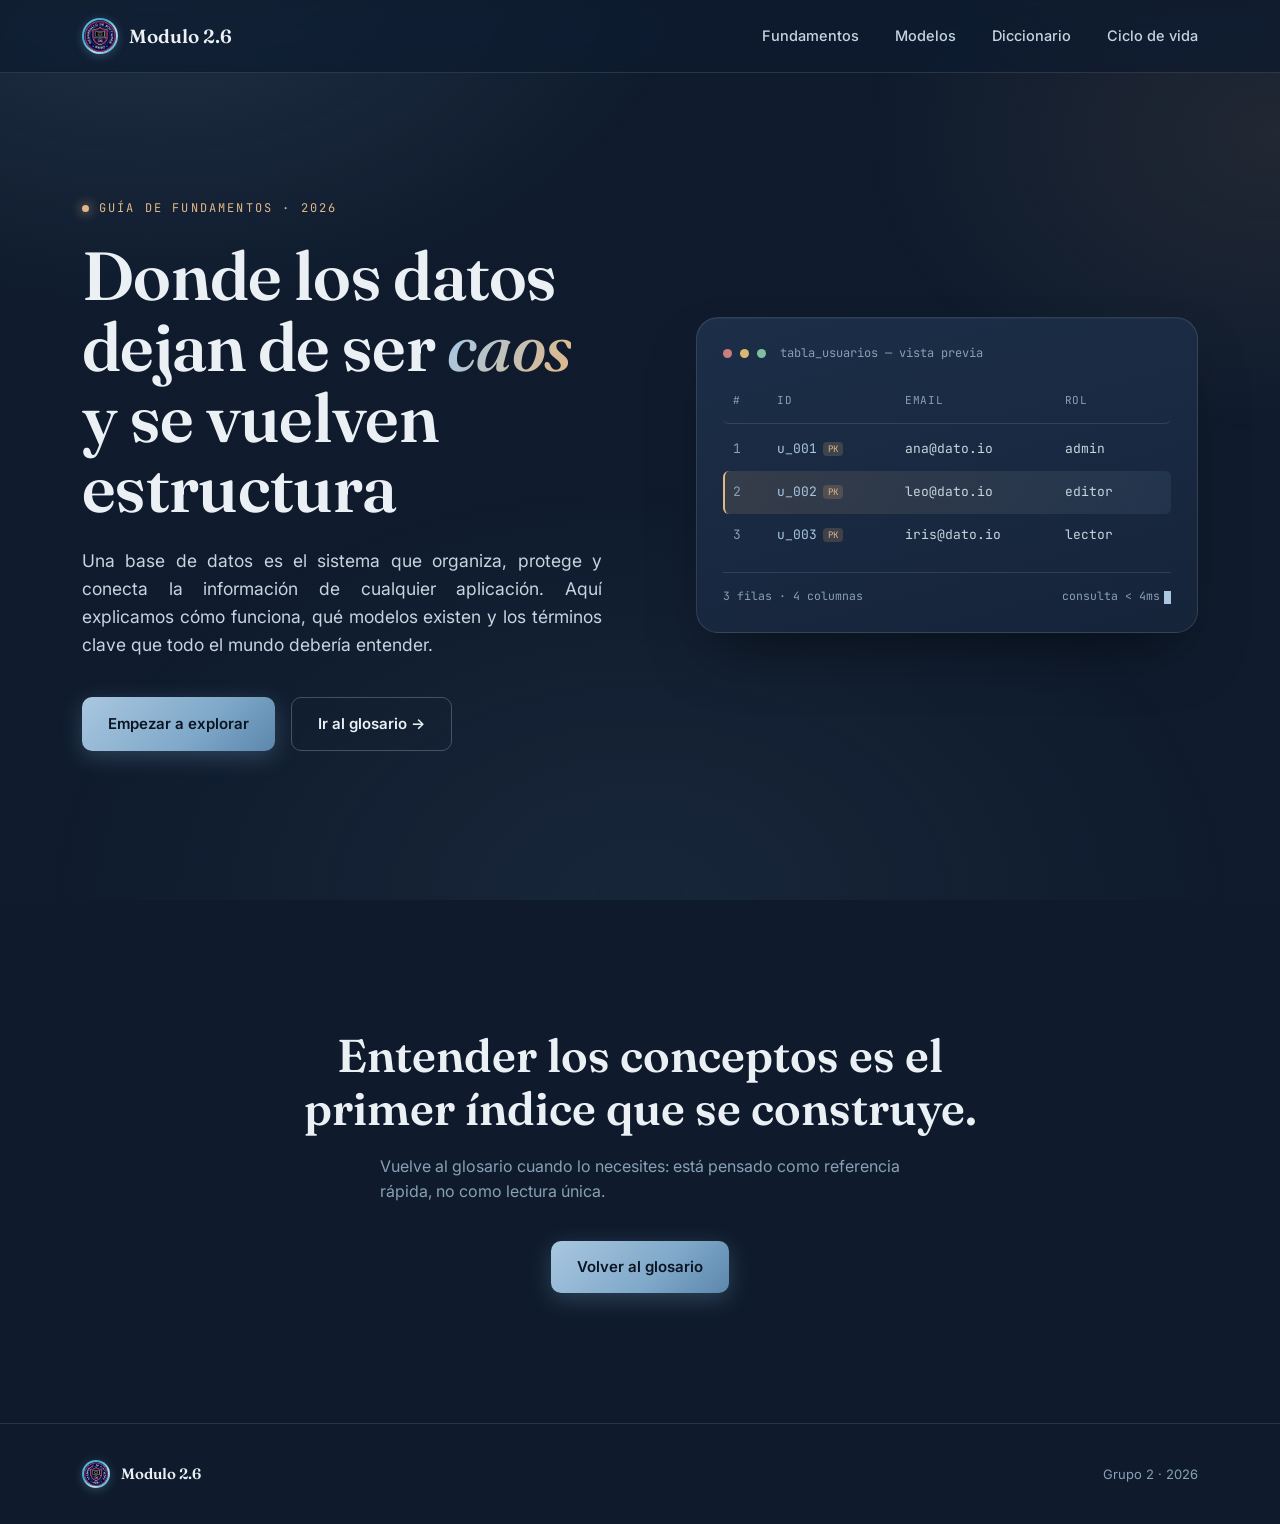
<file: index.html>
<!DOCTYPE html>
<html lang="es">
<head>
  <meta charset="UTF-8">
  <meta name="viewport" content="width=device-width, initial-scale=1.0">
  <title>Inicio - Bases de Datos</title>

  <link rel="preconnect" href="https://fonts.googleapis.com">
  <link rel="preconnect" href="https://fonts.gstatic.com" crossorigin>
  <link href="https://fonts.googleapis.com/css2?family=Fraunces:ital,opsz,wght@0,9..144,300;0,9..144,500;0,9..144,600;0,9..144,700;1,9..144,500&family=Inter:wght@400;500;600;700&family=JetBrains+Mono:wght@400;500;600&display=swap" rel="stylesheet">



  <link rel="stylesheet" href="styles.css">

</head>
<body>

<header>

<nav>
  <a class="brand" href="index.html">
    <span class="brand-mark">
      <img src="img/2DS.jpeg" alt="Logo DS INSIBO" class="brand-logo">
    </span>
   Modulo 2.6
  </a>
<div class="nav-links">
<a href="fundamentos.html">Fundamentos</a>
<a href="modelos.html">Modelos</a>
<a href="glosario.html">Diccionario</a>
<a href="ciclo.html">Ciclo de vida</a>
</div>
</nav>
</header>

<main>
<section class="hero">
<div class="wrap hero-grid">
<div>
<div class="hero-kicker eyebrow">Guía de fundamentos · 2026</div>
<h1>Donde los datos<br/>dejan de ser <em>caos</em><br/>y se vuelven estructura</h1>
<p class="lead">Una base de datos es el sistema que organiza, protege y conecta la información de cualquier aplicación. Aquí explicamos cómo funciona, qué modelos existen y los términos clave que todo el mundo debería entender.</p>
<div class="hero-actions">
<a class="btn btn-primary" href="fundamentos.html">Empezar a explorar</a>
<a class="btn btn-ghost" href="glosario.html">Ir al glosario →</a>
</div>
</div>
<div class="hero-visual">
<div class="db-card">
<div class="db-card-head">
<span class="dot red"></span><span class="dot yellow"></span><span class="dot green"></span>
<span style="margin-left:6px;">tabla_usuarios — vista previa</span>
</div>
<div class="db-rows">
<div class="db-row head">
<span>#</span><span>id</span><span>email</span><span>rol</span>
</div>
<div class="db-row">
<span class="row-id" style="grid-column:1;">1</span>
<span class="id pk">u_001</span>
<span>ana@dato.io</span>
<span>admin</span>
</div>
<div class="db-row active">
<span class="row-id" style="grid-column:1;">2</span>
<span class="id pk">u_002</span>
<span>leo@dato.io</span>
<span>editor</span>
</div>
<div class="db-row">
<span class="row-id" style="grid-column:1;">3</span>
<span class="id pk">u_003</span>
<span>iris@dato.io</span>
<span>lector</span>
</div>
</div>
<div class="db-card-foot">
<span>3 filas · 4 columnas</span>
<span>consulta &lt; 4ms<span class="blinker"></span></span>
</div>
</div>
</div>
</div>
</section>
<section class="closing">
<div class="wrap">
<h2 class="reveal">Entender los conceptos es el primer índice que se construye.</h2>
<p class="reveal">Vuelve al glosario cuando lo necesites: está pensado como referencia rápida, no como lectura única.</p>
<a class="btn btn-primary reveal" href="glosario.html">Volver al glosario</a>
</div>
</section>
</main>

<footer>
  <div class="wrap footer-inner">
    <span class="brand">
      <span class="brand-mark">
        <img src="img/2DS.jpeg" alt="Logo DS" class="brand-logo">
      </span>
      Modulo 2.6
    </span>
    <span>Grupo 2 · 2026</span>
  </div>
</footer>

<script src="script.js"></script>
</body>

</html>
</file>
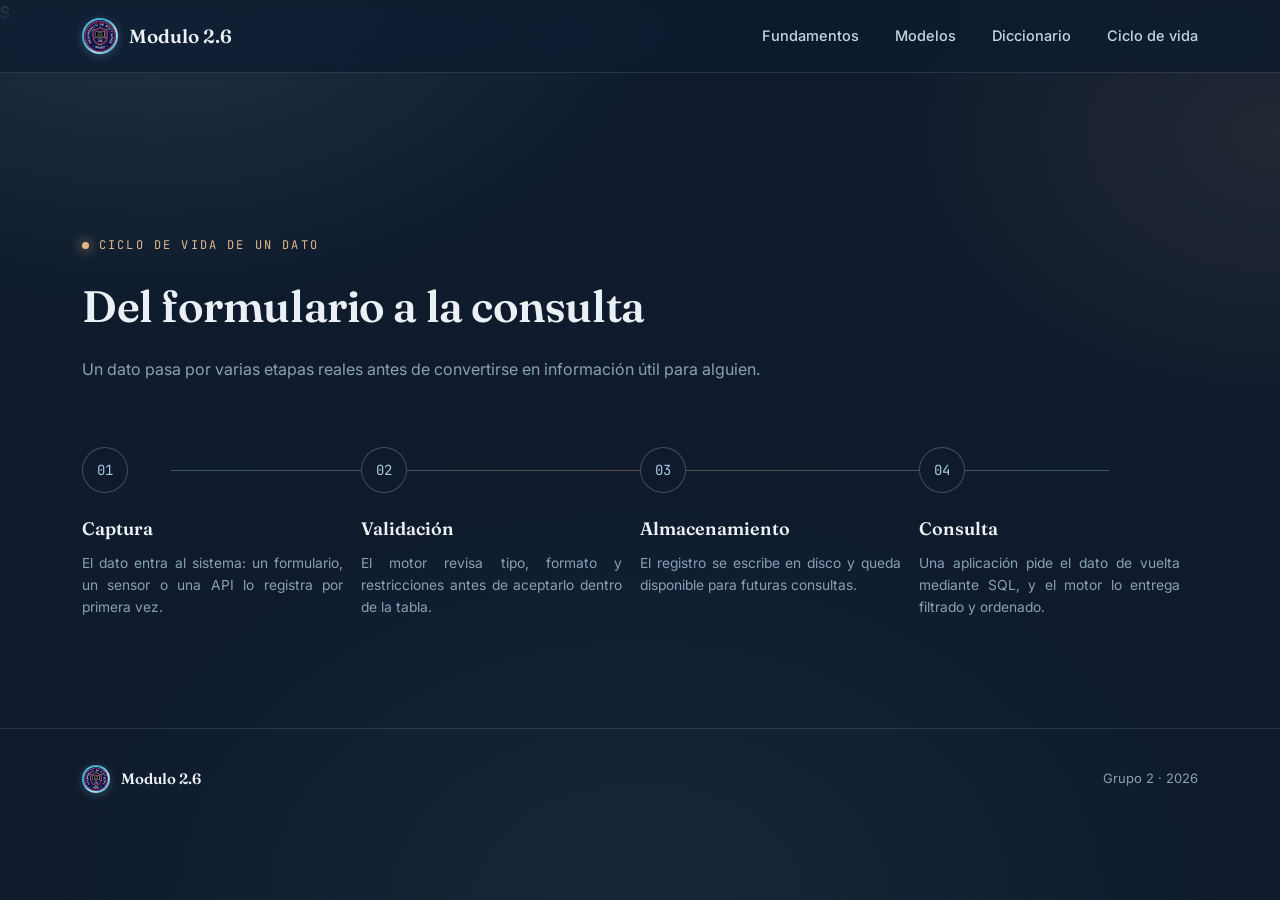
<file: ciclo.html>
S<!DOCTYPE html>
<html lang="es">
<head>
  <meta charset="UTF-8">
  <meta name="viewport" content="width=device-width, initial-scale=1.0">
  <title>Ciclo de vida - Bases de Datos</title>

  <link rel="preconnect" href="https://fonts.googleapis.com">
  <link rel="preconnect" href="https://fonts.gstatic.com" crossorigin>
  <link href="https://fonts.googleapis.com/css2?family=Fraunces:ital,opsz,wght@0,9..144,300;0,9..144,500;0,9..144,600;0,9..144,700;1,9..144,500&family=Inter:wght@400;500;600;700&family=JetBrains+Mono:wght@400;500;600&display=swap" rel="stylesheet">

  <link rel="stylesheet" href="styles.css">

</head>
<body>

<header>
<nav>
  <a class="brand" href="index.html">
    <span class="brand-mark">
      <img src="img/2DS.jpeg" alt="Logo DS INSIBO" class="brand-logo">
    </span>
    Modulo 2.6
  </a>
<div class="nav-links">
<a href="fundamentos.html">Fundamentos</a>
<a href="modelos.html">Modelos</a>
<a href="glosario.html">Diccionario</a>
<a href="ciclo.html">Ciclo de vida</a>
</div>
</nav>
</header>

<main style="padding-top:100px;">
<section id="ciclo">
<div class="wrap">
<div class="section-head reveal">
<div class="eyebrow">Ciclo de vida de un dato</div>
<h2>Del formulario a la consulta</h2>
<p>Un dato pasa por varias etapas reales antes de convertirse en información útil para alguien.</p>
</div>
<div class="flow-wrap">
<div class="flow-track">
<div class="flow-step reveal">
<div class="flow-marker">01</div>
<h4>Captura</h4>
<p>El dato entra al sistema: un formulario, un sensor o una API lo registra por primera vez.</p>
</div>
<div class="flow-step reveal">
<div class="flow-marker">02</div>
<h4>Validación</h4>
<p>El motor revisa tipo, formato y restricciones antes de aceptarlo dentro de la tabla.</p>
</div>
<div class="flow-step reveal">
<div class="flow-marker">03</div>
<h4>Almacenamiento</h4>
<p>El registro se escribe en disco y queda disponible para futuras consultas.</p>
</div>
<div class="flow-step reveal">
<div class="flow-marker">04</div>
<h4>Consulta</h4>
<p>Una aplicación pide el dato de vuelta mediante SQL, y el motor lo entrega filtrado y ordenado.</p>
</div>
</div>
</div>
</div>
</section>
</main>

<footer>
  <div class="wrap footer-inner">
    <span class="brand">
      <span class="brand-mark">
        <img src="img/2DS.jpeg" alt="Logo DS" class="brand-logo">
      </span>
      Modulo 2.6
    </span>
    <span>Grupo 2 · 2026</span>
  </div>
</footer>

<script src="script.js"></script>
</body>

</html>
</file>
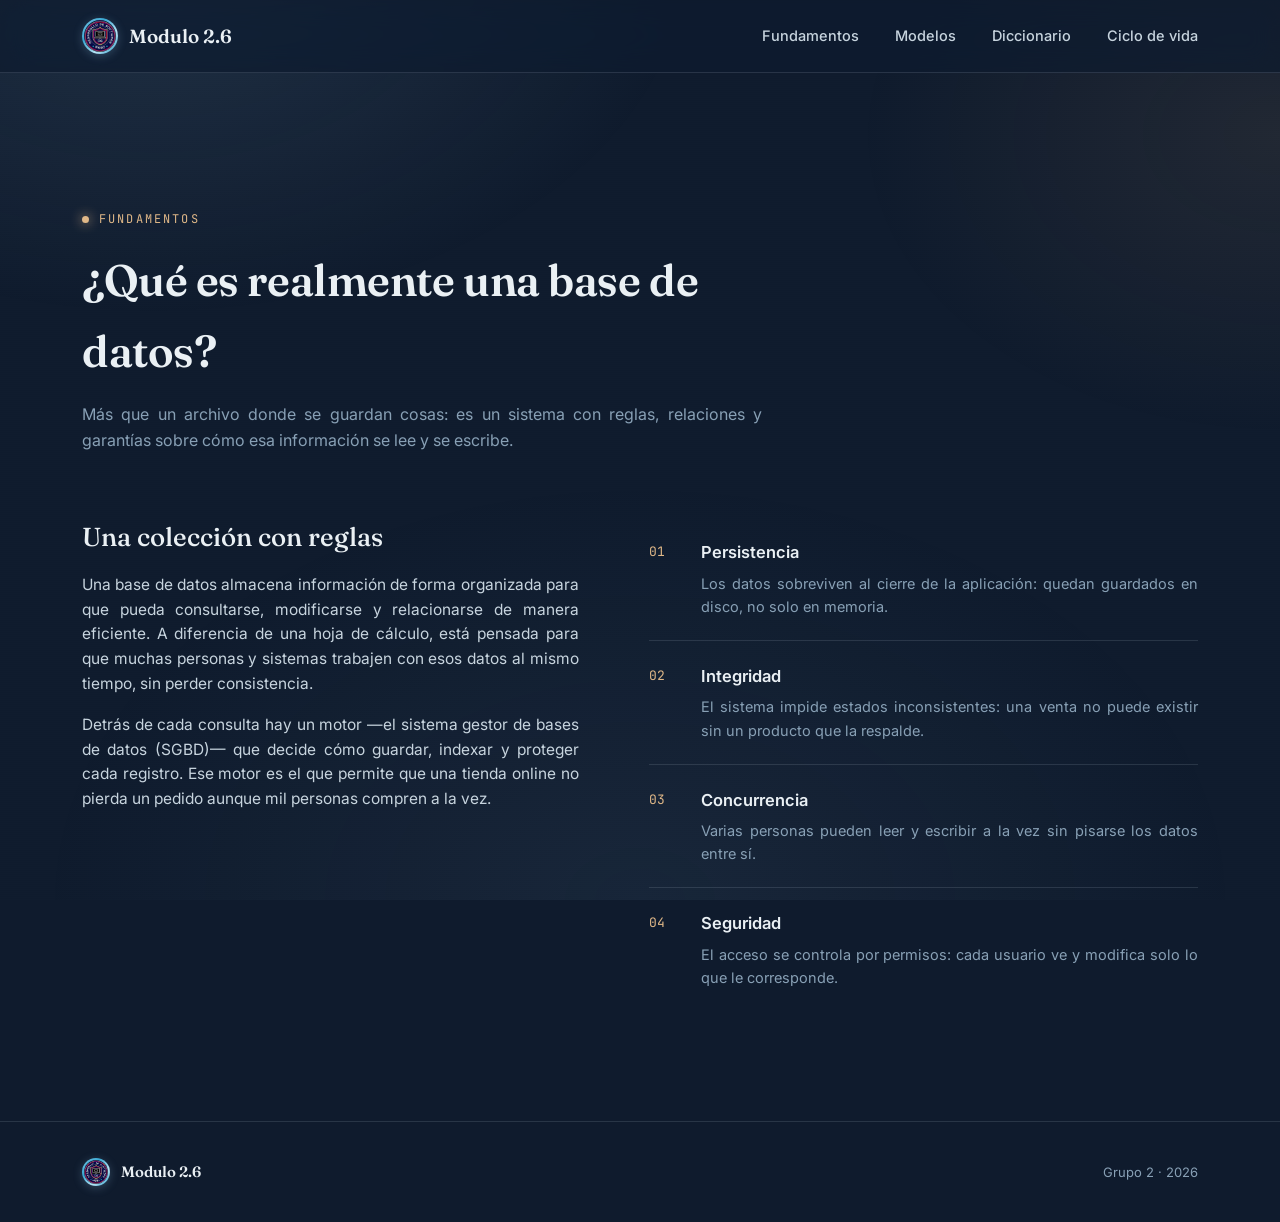
<file: fundamentos.html>
<!DOCTYPE html>
<html lang="es">
<head>
  <meta charset="UTF-8">
  <meta name="viewport" content="width=device-width, initial-scale=1.0">
  <title>Fundamentos - Bases de Datos</title>

  <link rel="preconnect" href="https://fonts.googleapis.com">
  <link rel="preconnect" href="https://fonts.gstatic.com" crossorigin>
  <link href="https://fonts.googleapis.com/css2?family=Fraunces:ital,opsz,wght@0,9..144,300;0,9..144,500;0,9..144,600;0,9..144,700;1,9..144,500&family=Inter:wght@400;500;600;700&family=JetBrains+Mono:wght@400;500;600&display=swap" rel="stylesheet">


  <link rel="stylesheet" href="styles.css">

</head>
<body>

<header>
<nav>
  <a class="brand" href="index.html">
    <span class="brand-mark">
      <img src="img/2DS.jpeg" alt="Logo DS INSIBO" class="brand-logo">
    </span>
    Modulo 2.6
  </a>
<div class="nav-links">
<a href="fundamentos.html">Fundamentos</a>
<a href="modelos.html">Modelos</a>
<a href="glosario.html">Diccionario</a>
<a href="ciclo.html">Ciclo de vida</a>
</div>
</nav>
</header>

<main style="padding-top:100px;">
<section id="fundamentos">
<div class="wrap">
<div class="section-head reveal">
<div class="eyebrow">Fundamentos</div>
<h2>¿Qué es realmente una base de datos?</h2>
<p>Más que un archivo donde se guardan cosas: es un sistema con reglas, relaciones y garantías sobre cómo esa información se lee y se escribe.</p>
</div>
<div class="intro">
<div class="intro-copy reveal">
<h3>Una colección con reglas</h3>
<p>Una base de datos almacena información de forma organizada para que pueda consultarse, modificarse y relacionarse de manera eficiente. A diferencia de una hoja de cálculo, está pensada para que muchas personas y sistemas trabajen con esos datos al mismo tiempo, sin perder consistencia.</p>
<p>Detrás de cada consulta hay un motor —el sistema gestor de bases de datos (SGBD)— que decide cómo guardar, indexar y proteger cada registro. Ese motor es el que permite que una tienda online no pierda un pedido aunque mil personas compren a la vez.</p>
</div>
<div class="stack-list reveal">
<div class="stack-item">
<span class="stack-num">01</span>
<div>
<h4>Persistencia</h4>
<p>Los datos sobreviven al cierre de la aplicación: quedan guardados en disco, no solo en memoria.</p>
</div>
</div>
<div class="stack-item">
<span class="stack-num">02</span>
<div>
<h4>Integridad</h4>
<p>El sistema impide estados inconsistentes: una venta no puede existir sin un producto que la respalde.</p>
</div>
</div>
<div class="stack-item">
<span class="stack-num">03</span>
<div>
<h4>Concurrencia</h4>
<p>Varias personas pueden leer y escribir a la vez sin pisarse los datos entre sí.</p>
</div>
</div>
<div class="stack-item">
<span class="stack-num">04</span>
<div>
<h4>Seguridad</h4>
<p>El acceso se controla por permisos: cada usuario ve y modifica solo lo que le corresponde.</p>
</div>
</div>
</div>
</div>
</div>
</section>
</main>

<footer>
  <div class="wrap footer-inner">
    <span class="brand">
      <span class="brand-mark">
        <img src="img/2DS.jpeg" alt="Logo DS" class="brand-logo">
      </span>
     Modulo 2.6
    </span>
    <span>Grupo 2 · 2026</span>
  </div>
</footer>

<script src="script.js"></script>
</body>

</html>
</file>
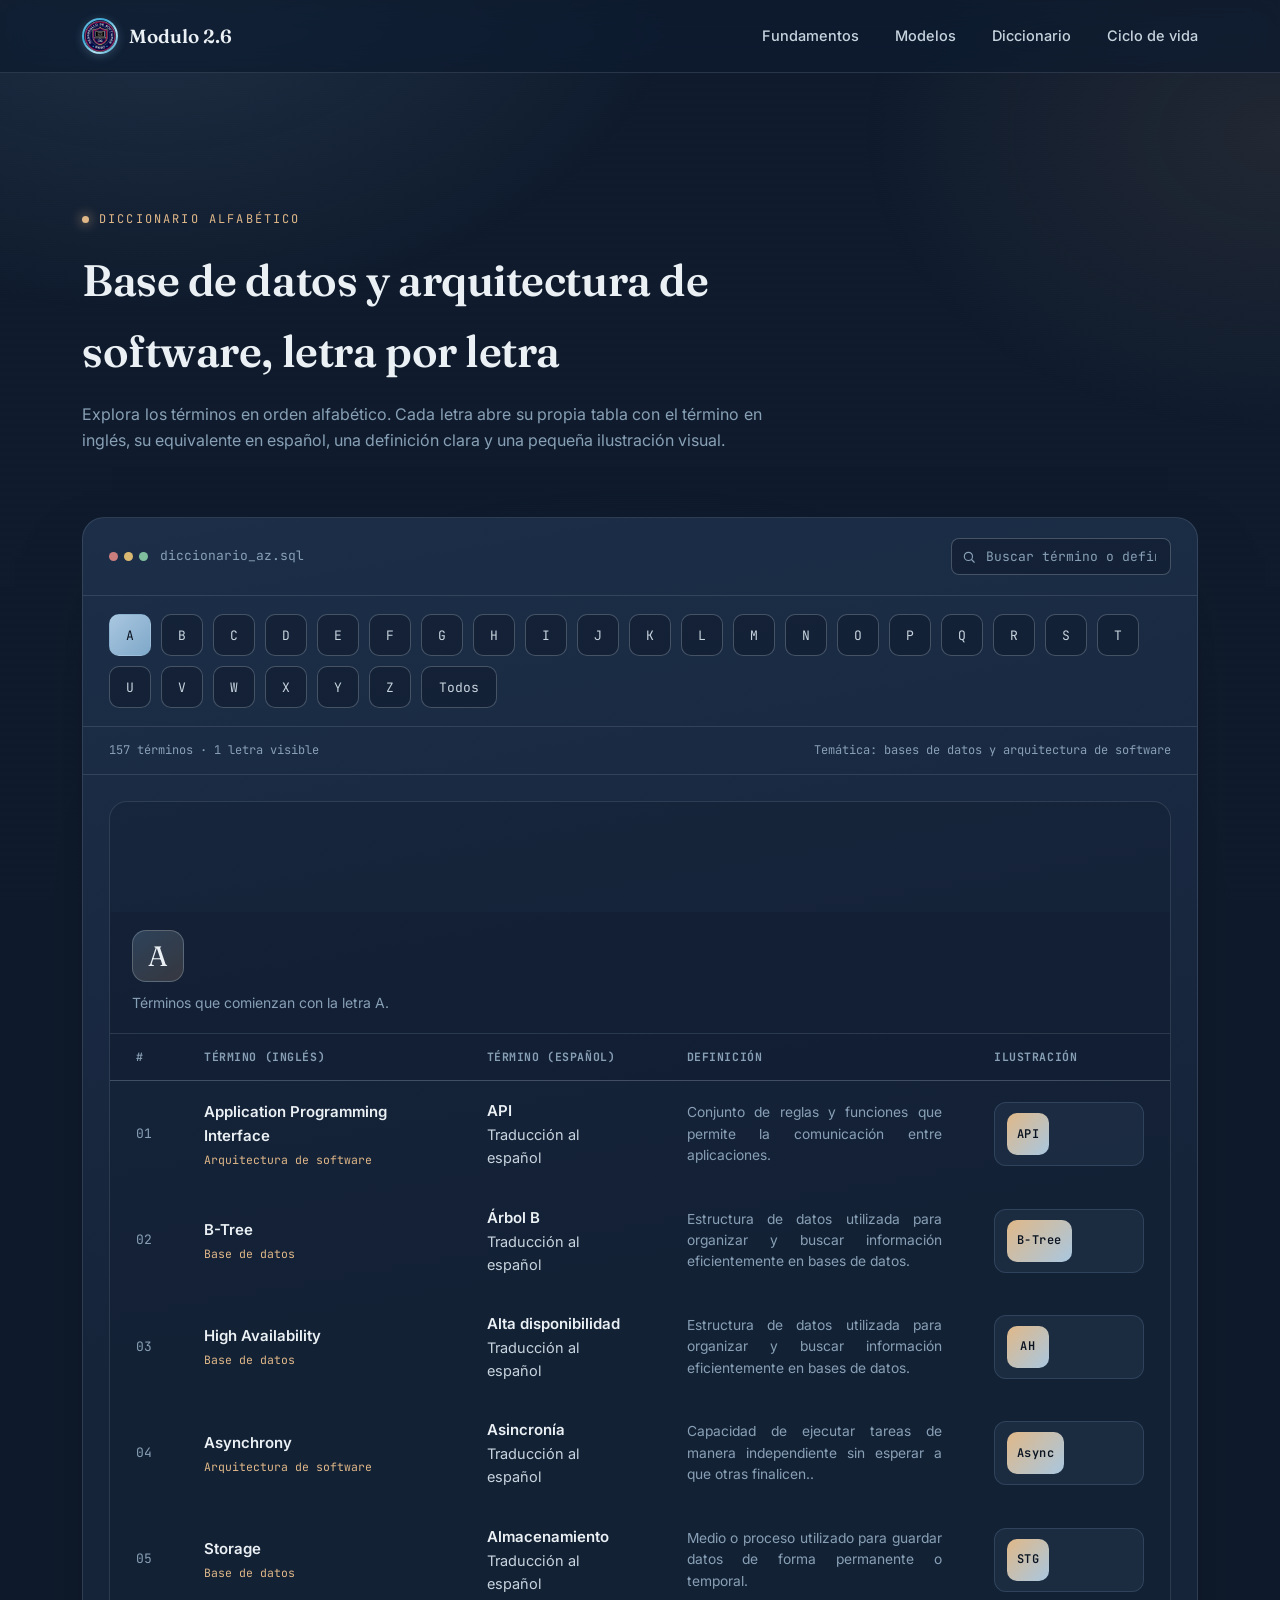
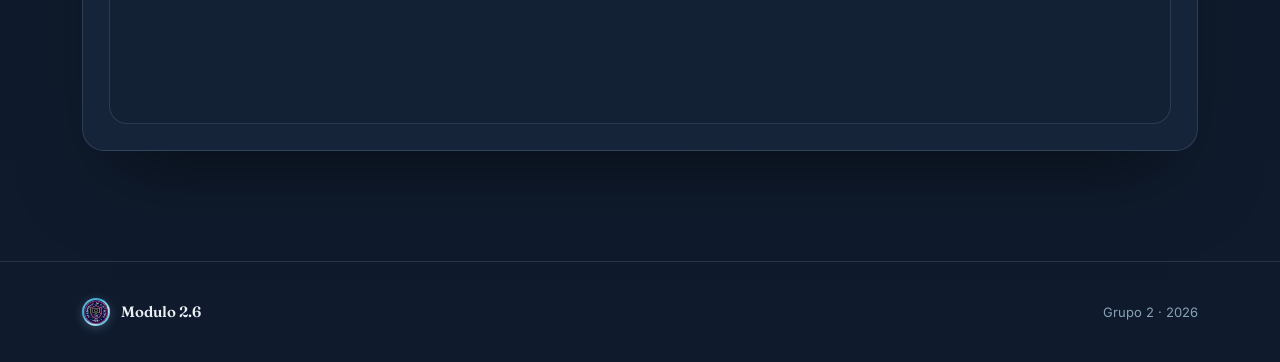
<file: glosario.html>
<!DOCTYPE html>
<html lang="es">
<head>
  <meta charset="UTF-8">
  <meta name="viewport" content="width=device-width, initial-scale=1.0">
  <title>Diccionario - Bases de Datos y Arquitectura de Software</title>

  <link rel="preconnect" href="https://fonts.googleapis.com">
  <link rel="preconnect" href="https://fonts.gstatic.com" crossorigin>
  <link href="https://fonts.googleapis.com/css2?family=Fraunces:ital,opsz,wght@0,9..144,300;0,9..144,500;0,9..144,600;0,9..144,700;1,9..144,500&family=Inter:wght@400;500;600;700&family=JetBrains+Mono:wght@400;500;600&display=swap" rel="stylesheet">

  <link rel="stylesheet" href="styles.css">

</head>
<body>

<header>
<nav>
  <a class="brand" href="index.html">
    <span class="brand-mark">
      <img src="img/2DS.jpeg" alt="Logo DS INSIBO" class="brand-logo">
    </span>
    Modulo 2.6
  </a>
<div class="nav-links">
<a href="fundamentos.html">Fundamentos</a>
<a href="modelos.html">Modelos</a>
<a href="glosario.html">Diccionario</a>
<a href="ciclo.html">Ciclo de vida</a>
</div>
</nav>
</header>

<main style="padding-top:100px;">
<section id="glosario">
  <div class="wrap">
    <div class="section-head reveal">
      <div class="eyebrow">Diccionario alfabético</div>
      <h2>Base de datos y arquitectura de software, letra por letra</h2>
      <p>Explora los términos en orden alfabético. Cada letra abre su propia tabla con el término en inglés, su equivalente en español, una definición clara y una pequeña ilustración visual.</p>
    </div>

    <div class="dictionary-shell reveal">
      <div class="glossary-bar">
        <div class="glossary-bar-left">
          <span class="terminal-dots">
            <span class="dot red"></span><span class="dot yellow"></span><span class="dot green"></span>
          </span>
          diccionario_az.sql
        </div>
        <div class="search-box">
          <svg viewBox="0 0 24 24" fill="none" stroke="currentColor" stroke-width="2"><circle cx="11" cy="11" r="7"></circle><path d="M21 21l-4.3-4.3" stroke-linecap="round"></path></svg>
          <input id="dictionarySearch" type="text" placeholder="Buscar término o definición…" autocomplete="off">
        </div>
      </div>

      <div class="alphabet-bar" id="alphabetBar">
        <button class="alpha-btn active" data-letter="A">A</button>
<button class="alpha-btn" data-letter="B">B</button>
<button class="alpha-btn" data-letter="C">C</button>
<button class="alpha-btn" data-letter="D">D</button>
<button class="alpha-btn" data-letter="E">E</button>
<button class="alpha-btn" data-letter="F">F</button>
<button class="alpha-btn" data-letter="G">G</button>
<button class="alpha-btn" data-letter="H">H</button>
<button class="alpha-btn" data-letter="I">I</button>
<button class="alpha-btn" data-letter="J">J</button>
<button class="alpha-btn" data-letter="K">K</button>
<button class="alpha-btn" data-letter="L">L</button>
<button class="alpha-btn" data-letter="M">M</button>
<button class="alpha-btn" data-letter="N">N</button>
<button class="alpha-btn" data-letter="O">O</button>
<button class="alpha-btn" data-letter="P">P</button>
<button class="alpha-btn" data-letter="Q">Q</button>
<button class="alpha-btn" data-letter="R">R</button>
<button class="alpha-btn" data-letter="S">S</button>
<button class="alpha-btn" data-letter="T">T</button>
<button class="alpha-btn" data-letter="U">U</button>
<button class="alpha-btn" data-letter="V">V</button>
<button class="alpha-btn" data-letter="W">W</button>
<button class="alpha-btn" data-letter="X">X</button>
<button class="alpha-btn" data-letter="Y">Y</button>
<button class="alpha-btn" data-letter="Z">Z</button>
<button class="alpha-btn alpha-all" data-letter="todos">Todos</button>
      </div>

      <div class="dictionary-meta">
        <span id="dictionaryCount">26 términos · 1 letra visible</span>
        <span>Temática: bases de datos y arquitectura de software</span>
      </div>

      <div class="dictionary-panels" id="dictionaryPanels">
      
      <section class="dict-panel" data-letter="A" >
        <div class="dict-panel-head">
          <div>
            <div class="dict-letter">A</div>
            <p class="dict-subtitle">Términos que comienzan con la letra A.</p>
          </div>
        </div>
        <div class="table-scroll">
          <table class="dict-table">
            <thead>
              <tr>
                <th>#</th>
                <th>Término (Inglés)</th>
                <th>Término (Español)</th>
                <th>Definición</th>
                <th>Ilustración</th>
              </tr>
            </thead>
            <tbody>
              <tr class="dictionary-row">
      <td class="row-id">01</td>
      <td>
        <div class="concept-name">Application Programming Interface<span class="mono-tag">Arquitectura de software</span></div>
      </td>
      <td>
        <div class="term-es">API</div><span class="mono-tag">Traducción al español</span></div>
      </td>
      <td class="desc-cell"> Conjunto de reglas y funciones que permite la comunicación entre aplicaciones.</td>
      <td>
        <div class="illus-card">
          <span class="illus-icon">API</span>
          <span class="illus-caption"></span>
        </div>
      </td>
    </tr>

            </tbody>
              <tbody>
              <tr class="dictionary-row">
      <td class="row-id">02</td>
      <td>
        <div class="concept-name">B-Tree<span class="mono-tag">Base de datos</span></div>
      </td>
      <td>
        <div class="term-es">Árbol B</div><span class="mono-tag">Traducción al español</span></div>
          
      </td>
      <td class="desc-cell">Estructura de datos utilizada para organizar y buscar información eficientemente en bases de datos.</td>
      <td>
        <div class="illus-card">
          <span class="illus-icon">B-Tree</span>
          <span class="illus-caption"><span>
        </div>
      </td>
    </tr>
            </tbody>
            <tbody>
              <tr class="dictionary-row">
      <td class="row-id">03</td>
      <td>
        <div class="concept-name">High Availability<span class="mono-tag">Base de datos</span></div>
      </td>
      <td>
        <div class="term-es">Alta disponibilidad</div><span class="mono-tag">Traducción al español</span></div>
          
      </td>
      <td class="desc-cell">Estructura de datos utilizada para organizar y buscar información eficientemente en bases de datos.</td>
      <td>
        <div class="illus-card">
          <span class="illus-icon">AH</span>
          <span class="illus-caption"></span>
        </div>
      </td>
    </tr>
            </tbody>   <tbody>
              <tr class="dictionary-row">
      <td class="row-id">04</td>
      <td>
        <div class="concept-name">Asynchrony<span class="mono-tag">Arquitectura de software</span></div>
      </td>
      <td>
        <div class="term-es">Asincronía</div><span class="mono-tag">Traducción al español</span></div>
          
      </td>
      <td class="desc-cell">Capacidad de ejecutar tareas de manera independiente sin esperar a que otras finalicen..</td>
      <td>
        <div class="illus-card">
          <span class="illus-icon">Async</span>
          <span class="illus-caption"></span>
        </div>
      </td>
    </tr>
            </tbody>   <tbody>
              <tr class="dictionary-row">
      <td class="row-id">05</td>
      <td>
        <div class="concept-name">Storage<span class="mono-tag">Base de datos</span></div>
      </td>
      <td>
        <div class="term-es">Almacenamiento</div><span class="mono-tag">Traducción al español</span></div>
          
      </td>
      <td class="desc-cell">Medio o proceso utilizado para guardar datos de forma permanente o temporal.</td>
      <td>
        <div class="illus-card">
          <span class="illus-icon">STG</span>
          <span class="illus-caption"></span>
        </div>
      </td>
    </tr>
            </tbody>
          </table>
        </div>
      </section>
      
    
      <section class="dict-panel" data-letter="B" style="display:none;">
        <div class="dict-panel-head">
          <div>
            <div class="dict-letter">B</div>
            <p class="dict-subtitle">Términos que comienzan con la letra B.</p>
          </div>
        </div>
        <div class="table-scroll">
          <table class="dict-table">
            <thead>
              <tr>
                <th>#</th>
                <th>Término (Inglés)</th>
                <th>Término (Español)</th>
                <th>Definición</th>
                <th>Ilustración</th>
              </tr>
            </thead>
            <tbody>
              <tr class="dictionary-row">
      <td class="row-id">01</td>
      <td>
        <div class="concept-name">Backup<span class="mono-tag">Base de datos</span></div>
      </td>
      <td>
        <div class="term-es">Respaldo</div><span class="mono-tag">Traducción al español</span></div>
      </td>
      <td class="desc-cell">Copia de seguridad de los datos que permite restaurar la información en caso de fallos, borrados accidentales o desastres.</td>
      <td>
        <div class="illus-card">
          <span class="illus-icon">BKP</span>
          <span class="illus-caption"></span>
        </div>
      </td>
    </tr>
            </tbody> <tbody>
              <tr class="dictionary-row">
      <td class="row-id">02</td>
      <td>
        <div class="concept-name">Benchmark<span class="mono-tag">Arquitectura de software</span></div>
      </td>
      <td>
        <div class="term-es">Prueba de rendimiento</div><span class="mono-tag">Traducción al español</span></div>
      </td>
      <td class="desc-cell">Es el proceso de medir y comparar el rendimiento de un sistema o aplicación.</td>
      <td>
        <div class="illus-card">
          <span class="illus-icon">BMK</span>
          <span class="illus-caption"></span>
        </div>
      </td>
    </tr>
            </tbody> <tbody>
              <tr class="dictionary-row">
      <td class="row-id">03</td>
      <td>
        <div class="concept-name">Backend<span class="mono-tag"><Area>Arquitectura de software</Area></span></div>
      </td>
      <td>
        <div class="term-es">Backend</div><span class="mono-tag">Traducción al español</span></div>
      </td>
      <td class="desc-cell">Parte del sistema que procesa la lógica de negocio, administra la base de datos y responde a las solicitudes del usuario.</td>
      <td>
        <div class="illus-card">
          <span class="illus-icon">BKD</span>
          <span class="illus-caption"></span>
        </div>
      </td>
    </tr>
            </tbody> <tbody>
              <tr class="dictionary-row">
      <td class="row-id">04</td>
      <td>
        <div class="concept-name">Binary Large Object<span class="mono-tag">Base de datos</span></div>
      </td>
      <td>
        <div class="term-es">BLOB</div><span class="mono-tag">Traducción al español</span></div>
      </td>
      <td class="desc-cell">Tipo de dato utilizado para almacenar grandes cantidades de información binaria, como imágenes, videos o archivos.</td>
      <td>
        <div class="illus-card">
          <span class="illus-icon">BLOB</span>
          <span class="illus-caption"></span>
        </div>
      </td>
    </tr>
            </tbody> <tbody>
              <tr class="dictionary-row">
      <td class="row-id">05</td>
      <td>
        <div class="concept-name">Buffer<span class="mono-tag">Base de datos</span></div>
      </td>
      <td>
        <div class="term-es">Buffer</div><span class="mono-tag">Traducción al español</span></div>
      </td>
      <td class="desc-cell">Espacio temporal de memoria utilizado para almacenar datos mientras son transferidos o procesados</td>
      <td>
        <div class="illus-card">
          <span class="illus-icon">BF</span>
          <span class="illus-caption"></span>
        </div>
      </td>
    </tr>
            </tbody>
          </table>
        </div>
      </section>
    
      <section class="dict-panel" data-letter="C" style="display:none;">
        <div class="dict-panel-head">
          <div>
            <div class="dict-letter">C</div>
            <p class="dict-subtitle">Términos que comienzan con la letra C.</p>
          </div>
        </div>
        <div class="table-scroll">
          <table class="dict-table">
            <thead>
              <tr>
                <th>#</th>
                <th>Término (Inglés)</th>
                <th>Término (Español)</th>
                <th>Definición</th>
                <th>Ilustración</th>
              </tr>
            </thead>
            <tbody>
              <tr class="dictionary-row">
      <td class="row-id">01</td>
      <td>
        <div class="concept-name">Cache<span class="mono-tag">Arquitectura de software</span></div>
      </td>
      <td>
        <div class="term-es">Caché</div><span class="mono-tag">Traducción al español</span></div>
      </td>
      <td class="desc-cell">Memoria temporal que guarda datos o respuestas frecuentes para acelerar el acceso y reducir la carga sobre la base de datos o los servicios.</td>
      <td>
        <div class="illus-card">
          <span class="illus-icon">CCH</span>
          <span class="illus-caption">Acceso rápido a datos</span>
        </div>
      </td>
    </tr>
            </tbody><tbody>
              <tr class="dictionary-row">
      <td class="row-id">02</td>
      <td>
        <div class="concept-name">Container<span class="mono-tag">Arquitectura de software</span></div>
      </td>
      <td>
        <div class="term-es">Contenedor</div><span class="mono-tag">Traducción al español</span></div>
      </td>
      <td class="desc-cell">Unidad ligera que empaqueta una aplicación con todas sus dependencias para ejecutarla en cualquier entorno.</td>
      <td>
        <div class="illus-card">
          <span class="illus-icon">C</span>
          <span class="illus-caption"></span>
        </div>
      </td>
    </tr>
            </tbody><tbody>
              <tr class="dictionary-row">
      <td class="row-id">03</td>
      <td>
        <div class="concept-name">Connection<span class="mono-tag">Base de datos</span></div>
      </td>
      <td>
        <div class="term-es">Conexión</div><span class="mono-tag">Traducción al español</span></div>
      </td>
      <td class="desc-cell">Enlace establecido entre una aplicación y una base de datos para intercambiar información.</td>
      <td>
        <div class="illus-card">
          <span class="illus-icon">Conn</span>
          <span class="illus-caption"></span>
        </div>
      </td>
    </tr>
            </tbody><tbody>
              <tr class="dictionary-row">
      <td class="row-id">04</td>
      <td>
        <div class="concept-name">Checkpoint<span class="mono-tag">Base de datos</span></div>
      </td>
      <td>
        <div class="term-es">Punto de control</div><span class="mono-tag">Traducción al español</span></div>
      </td>
      <td class="desc-cell">Momento en el que la base de datos guarda su estado para facilitar la recuperación ante fallos.</td>
      <td>
        <div class="illus-card">
          <span class="illus-icon">CP</span>
          <span class="illus-caption"></span>
        </div>
      </td>
    </tr>
            </tbody><tbody>
              <tr class="dictionary-row">
      <td class="row-id">05</td>
      <td>
        <div class="concept-name">Compiler<span class="mono-tag">Arquitectura de software</span></div>
      </td>
      <td>
        <div class="term-es">Compilador</div><span class="mono-tag">Traducción al español</span></div>
      </td>
      <td class="desc-cell">Programa que traduce código fuente a lenguaje máquina o a otro lenguaje ejecutable.</td>
      <td>
        <div class="illus-card">
          <span class="illus-icon">CMR</span>
          <span class="illus-caption"></span>
        </div>
      </td>
    </tr>
            </tbody>
          </table>
        </div>
      </section>
    
      <section class="dict-panel" data-letter="D" style="display:none;">
        <div class="dict-panel-head">
          <div>
            <div class="dict-letter">D</div>
            <p class="dict-subtitle">Términos que comienzan con la letra D.</p>
          </div>
        </div>
        <div class="table-scroll">
          <table class="dict-table">
            <thead>
              <tr>
                <th>#</th>
                <th>Término (Inglés)</th>
                <th>Término (Español)</th>
                <th>Definición</th>
                <th>Ilustración</th>
              </tr>
            </thead>
            <tbody>
              <tr class="dictionary-row">
      <td class="row-id">01</td>
      <td>
        <div class="concept-name">Database<span class="mono-tag">Base de datos</span></div>
      </td>
      <td>
        <div class="term-es">Base de datos</div><span class="mono-tag">Traducción al español</span></div>
      </td>
      <td class="desc-cell">Conjunto organizado de datos relacionados que se almacenan y administran para facilitar su consulta, actualización y protección.</td>
      <td>
        <div class="illus-card">
          <span class="illus-icon">DB</span>
          <span class="illus-caption">Datos organizados</span>
        </div>
      </td>
    </tr>
            </tbody><tbody>
              <tr class="dictionary-row">
      <td class="row-id">02</td>
      <td>
        <div class="concept-name">Data Warehouse<span class="mono-tag">Base de datos</span></div>
      </td>
      <td>
        <div class="term-es">Almacén de datos</div><span class="mono-tag">Traducción al español</span></div>
      </td>
      <td class="desc-cell">Repositorio centralizado que almacena grandes volúmenes de datos históricos para análisis y toma de decisiones. </td>
      <td>
        <div class="illus-card">
          <span class="illus-icon">DW</span>
          <span class="illus-caption"></span>
        </div>
      </td>
    </tr>
            </tbody><tbody>
              <tr class="dictionary-row">
      <td class="row-id">03</td>
      <td>
        <div class="concept-name">Deployment<span class="mono-tag">Arquitectura de software</span></div>
      </td>
      <td>
        <div class="term-es">Despliegue</div><span class="mono-tag">Traducción al español</span></div>
      </td>
      <td class="desc-cell">Proceso de instalar y poner en funcionamiento una aplicación en un entorno de producción. </td>
      <td>
        <div class="illus-card">
          <span class="illus-icon">DPY</span>
          <span class="illus-caption"></span>
        </div>
      </td>
    </tr>
            </tbody><tbody>
              <tr class="dictionary-row">
      <td class="row-id">04</td>
      <td>
        <div class="concept-name">Domain<span class="mono-tag">Arquitectura de softwares</span></div>
      </td>
      <td>
        <div class="term-es">Dominio</div><span class="mono-tag">Traducción al español</span></div>
      </td>
      <td class="desc-cell">Área específica de conocimiento o negocio para la cual se desarrolla una aplicación.</td>
      <td>
        <div class="illus-card">
          <span class="illus-icon">DIO</span>
          <span class="illus-caption"></span>
        </div>
      </td>
    </tr>
            </tbody><tbody>
              <tr class="dictionary-row">
      <td class="row-id">05</td>
      <td>
        <div class="concept-name">Driver<span class="mono-tag">Base de datos</span></div>
      </td>
      <td>
        <div class="term-es">Controlador</div><span class="mono-tag">Traducción al español</span></div>
      </td>
      <td class="desc-cell">Software que permite la comunicación entre una aplicación y una base de datos o dispositivo.</td>
      <td>
        <div class="illus-card">
          <span class="illus-icon">DR</span>
          <span class="illus-caption"></span>
        </div>
      </td>
    </tr>
            </tbody>
          </table>
        </div>
      </section>
    
      <section class="dict-panel" data-letter="E" style="display:none;">
        <div class="dict-panel-head">
          <div>
            <div class="dict-letter">E</div>
            <p class="dict-subtitle">Términos que comienzan con la letra E.</p>
          </div>
        </div>
        <div class="table-scroll">
          <table class="dict-table">
            <thead>
              <tr>
                <th>01</th>
                <th>Término (Inglés)</th>
                <th>Término (Español)</th>
                <th>Definición</th>
                <th>Ilustración</th>
              </tr>
            </thead>
            <tbody>
              <tr class="dictionary-row">
      <td class="row-id">01</td>
      <td>
        <div class="concept-name">Event sourcing  <span class="mono-tag">Arquitectura de software</span></div>
      </td>
      <td>
        <div class="term-es"> Aprovisionamiento por eventos<span class="mono-tag"></span></div>
      </td>
      <td class="desc-cell">Técnica donde los cambios de estado se almacenan como una secuencia de eventos.</td>
      <td>
        <div class="illus-card">
          <span class="illus-icon">EVT</span>
          <span class="illus-caption">Productor → Evento → Consumidor</span>
        </div>
      </td>
    </tr>
            </tbody> 

            <tbody>
              <tr class="dictionary-row">
      <td class="row-id">02</td>
      <td>
        <div class="concept-name">Entity <span class="mono-tag">Base de datos</span></div>
      </td>
      <td>
        <div class="term-es">Entidad<span class="mono-tag"></span></div>
      </td>
      <td class="desc-cell">Objeto o elemento del mundo real sobre el que se almacena información, como un cliente, producto o empleado.</td>
      <td>
        <div class="illus-card">
          <span class="illus-icon">EVT</span>
          <span class="illus-caption">Productor → Evento → Consumidor</span>
        </div>
      </td>
    </tr>
            </tbody>

            <tbody>
              <tr class="dictionary-row">
      <td class="row-id">03</td>
      <td>
        <div class="concept-name">Encapsulation<span class="mono-tag">Base de datos</span></div>
      </td>
      <td>
        <div class="term-es">Encapsulamiento<span class="mono-tag"></span></div>
      </td>
      <td class="desc-cell">Principio que protege los datos internos de un componente y controla el acceso a ellos.</td>
      <td>
        <div class="illus-card">
          <span class="illus-icon">EVT</span>
          <span class="illus-caption">Productor → Evento → Consumidor</span>
        </div>
      </td>
    </tr>
            </tbody>

             <tbody>
              <tr class="dictionary-row">
      <td class="row-id">04</td>
      <td>
        <div class="concept-name">Endpoint<span class="mono-tag">Base de datos</span></div>
      </td>
      <td>
        <div class="term-es">Punto final<span class="mono-tag"></span></div>
      </td>
      <td class="desc-cell">Dirección o recurso específico mediante el cual una aplicación accede a un servicio o API.</td>
      <td>
        <div class="illus-card">
          <span class="illus-icon">EVT</span>
          <span class="illus-caption">Productor → Evento → Consumidor</span>
        </div>
      </td>
    </tr>
            </tbody>

             <tbody>
              <tr class="dictionary-row">
      <td class="row-id">05</td>
      <td>
        <div class="concept-name">Event-Driven Architecture <span class="mono-tag">Base de datos</span></div>
      </td>
      <td>
        <div class="term-es">Arquitectura orientada a eventos<span class="mono-tag"></span></div>
      </td>
      <td class="desc-cell">Modelo arquitectónico en el que los componentes se comunican mediante eventos.</td>
      <td>
        <div class="illus-card">
          <span class="illus-icon">EVT</span>
          <span class="illus-caption">Productor → Evento → Consumidor</span>
        </div>
      </td>
    </tr>
            </tbody>
          </table>
        </div>
      </section>
    
      <section class="dict-panel" data-letter="F" style="display:none;">
        <div class="dict-panel-head">
          <div>
            <div class="dict-letter">F</div>
            <p class="dict-subtitle">Términos que comienzan con la letra F.</p>
          </div>
        </div>
        <div class="table-scroll">
          <table class="dict-table">
            <thead>
              <tr>
                <th>#</th>
                <th>Término (Inglés)</th>
                <th>Término (Español)</th>
                <th>Definición</th>
                <th>Ilustración</th>
              </tr>
            </thead>
            <tbody>
              <tr class="dictionary-row">
      <td class="row-id">01</td>
      <td>
        <div class="concept-name">Foreign Key<span class="mono-tag">Base de datos</span></div>
      </td>
      <td>
        <div class="term-es">Clave foránea<span class="mono-tag"></span></div>
      </td>
      <td class="desc-cell">Campo que enlaza una tabla con otra al referenciar la clave primaria de la tabla relacionada. Ayuda a mantener la integridad referencial.</td>
      <td>
        <div class="illus-card">
          <span class="illus-icon">FK</span>
          <span class="illus-caption">Relación entre tablas</span>
        </div>
      </td>
    </tr>
            </tbody>

            <tbody>
              <tr class="dictionary-row">
      <td class="row-id">02</td>
      <td>
        <div class="concept-name">Failover <span class="mono-tag">Base de datos</span></div>
      </td>
      <td>
        <div class="term-es">Conmutación por error<span class="mono-tag"></span></div>
      </td>
      <td class="desc-cell">Proceso mediante el cual un sistema cambia automáticamente a un servidor o recurso de respaldo cuando ocurre una falla.</td>
      <td>
        <div class="illus-card">
          <span class="illus-icon">EVT</span>
          <span class="illus-caption">Productor → Evento → Consumidor</span>
        </div>
      </td>
    </tr>
            </tbody>


             <tbody>
              <tr class="dictionary-row">
      <td class="row-id">03</td>
      <td>
        <div class="concept-name">Federated Database<span class="mono-tag">Base de datos</span></div>
      </td>
      <td>
        <div class="term-es">Base de Datos Federada<span class="mono-tag"></span></div>
      </td>
      <td class="desc-cell">Sistema que integra varias bases de datos independientes y las presenta como una sola fuente de información.</td>
      <td>
        <div class="illus-card">
          <span class="illus-icon">EVT</span>
          <span class="illus-caption">Productor → Evento → Consumidor</span>
        </div>
      </td>
    </tr>
            </tbody>

             <tbody>
              <tr class="dictionary-row">
      <td class="row-id">04</td>
      <td>
        <div class="concept-name">Field<span class="mono-tag">Base de datos</span></div>
      </td>
      <td>
        <div class="term-es">Campo<span class="mono-tag"></span></div>
      </td>
      <td class="desc-cell">Unidad básica de almacenamiento de datos dentro de un registro, como nombre, edad o dirección.</td>
      <td>
        <div class="illus-card">
          <span class="illus-icon">EVT</span>
          <span class="illus-caption">Productor → Evento → Consumidor</span>
        </div>
      </td>
    </tr>
            </tbody>

             <tbody>
              <tr class="dictionary-row">
      <td class="row-id">05</td>
      <td>
        <div class="concept-name">Framework<span class="mono-tag">Base de datos</span></div>
      </td>
      <td>
        <div class="term-es">Marco de Trabajo<span class="mono-tag"></span></div>
      </td>
      <td class="desc-cell">Estructura reutilizable que proporciona herramientas, bibliotecas y reglas para desarrollar aplicaciones de software.</td>
      <td>
        <div class="illus-card">
          <span class="illus-icon">EVT</span>
          <span class="illus-caption">Productor → Evento → Consumidor</span>
        </div>
      </td>
    </tr>
                </tbody>
          </table>
        </div>
      </section>


             <section class="dict-panel" data-letter="G" style="display:none;">
        <div class="dict-panel-head">
          <div>
            <div class="dict-letter">G</div>
            <p class="dict-subtitle">Términos que comienzan con la letra G.</p>
          </div>
        </div>
        <div class="table-scroll">
          <table class="dict-table">
            <thead>
              <tr>
                <th>01</th>
                <th>Término (Inglés)</th>
                <th>Término (Español)</th>
                <th>Definición</th>
                <th>Ilustración</th>
              </tr>
            </thead>
            <tbody>
              <tr class="dictionary-row">
      <td class="row-id">01</td>
      <td>
        <div class="concept-name">Gossip Protocol<span class="mono-tag">Arquitectura de software</span></div>
      </td>
      <td>
        <div class="term-es">Protocolo de chismes<span class="mono-tag"></span></div>
      </td>
      <td class="desc-cell">Método de comunicación distribuida para propagar información entre nodos.</td>
      <td>
        <div class="illus-card">
          <span class="illus-icon">EVT</span>
          <span class="illus-caption">Productor → Evento → Consumidor</span>
        </div>
      </td>
    </tr>
            </tbody> 

            <tbody>
              <tr class="dictionary-row">
      <td class="row-id">02</td>
      <td>
        <div class="concept-name">Gateway<span class="mono-tag">Base de datos</span></div>
      </td>
      <td>
        <div class="term-es">Pasarela<span class="mono-tag"></span></div>
      </td>
      <td class="desc-cell">Componente que permite la comunicación entre diferentes sistemas, aplicaciones o redes.</td>
      <td>
        <div class="illus-card">
          <span class="illus-icon">EVT</span>
          <span class="illus-caption">Productor → Evento → Consumidor</span>
        </div>
      </td>
    </tr>
            </tbody>


            <tbody>
              <tr class="dictionary-row">
      <td class="row-id">03</td>
      <td>
        <div class="concept-name">Graph Database<span class="mono-tag">Base de datos</span></div>
      </td>
      <td>
        <div class="term-es">Base de Datos de Grafos<span class="mono-tag"></span></div>
      </td>
      <td class="desc-cell">Tipo de base de datos que almacena información mediante nodos y relaciones, ideal para datos conectados.</td>
      <td>
        <div class="illus-card">
          <span class="illus-icon">EVT</span>
          <span class="illus-caption">Productor → Evento → Consumidor</span>
        </div>
      </td>
    </tr>
            </tbody>

             <tbody>
              <tr class="dictionary-row">
      <td class="row-id">04</td>
      <td>
        <div class="concept-name">Garbage Collection<span class="mono-tag">Base de datos</span></div>
      </td>
      <td>
        <div class="term-es">Recolección de Basura<span class="mono-tag"></span></div>
      </td>
      <td class="desc-cell">Proceso automático que libera memoria ocupada por objetos que ya no se utilizan</td>
      <td>
        <div class="illus-card">
          <span class="illus-icon">EVT</span>
          <span class="illus-caption">Productor → Evento → Consumidor</span>
        </div>
      </td>
    </tr>
            </tbody>

             <tbody>
              <tr class="dictionary-row">
      <td class="row-id">05</td>
      <td>
        <div class="concept-name">Grid Computing<span class="mono-tag">Base de datos</span></div>
      </td>
      <td>
        <div class="term-es">Computación en Malla<span class="mono-tag"></span></div>
      </td>
      <td class="desc-cell">Arquitectura que utiliza múltiples computadoras conectadas para resolver tareas complejas de forma distribuida.</td>
      <td>
        <div class="illus-card">
          <span class="illus-icon">EVT</span>
          <span class="illus-caption">Productor → Evento → Consumidor</span>
        </div>
      </td>
    </tr>
            </tbody>
          </table>
        </div>
      </section>

      <section class="dict-panel" data-letter="H" style="display:none;">
        <div class="dict-panel-head">
          <div>
            <div class="dict-letter">H</div>
            <p class="dict-subtitle">Términos que comienzan con la letra H.</p>
          </div>
        </div>
        <div class="table-scroll">
          <table class="dict-table">
            <thead>
              <tr>
                <th>#</th>
                <th>Término (Inglés)</th>
                <th>Término (Español)</th>
                <th>Definición</th>
                <th>Ilustración</th>
              </tr>
            </thead>
            <tbody>
              <tr class="dictionary-row">
      <td class="row-id">01</td>
      <td>
        <div class="concept-name">Hexagonal Architecture<span class="mono-tag">Arquitectura de software</span></div>
      </td>
      <td>
        <div class="term-es">Arquitectura hexagonal<span class="mono-tag">Traducción al español</span></div>
      </td>
      <td class="desc-cell">Estilo arquitectónico que separa la lógica del negocio de los detalles externos, usando puertos y adaptadores para facilitar pruebas y mantenimiento.</td>
      <td>
        <div class="illus-card">
          <span class="illus-icon">HEX</span>
          <span class="illus-caption">Núcleo + adaptadores</span>
        </div>
      </td>
    </tr>

     <tr class="dictionary-row">
      <td class="row-id">02</td>
      <td>
        <div class="concept-name">Hashing<span class="mono-tag">Arquitectura de software</span></div>
      </td>
      <td>
        <div class="term-es">/ Función Hash<span class="mono-tag">Traducción al español</span></div>
      </td>
      <td class="desc-cell">Técnica que transforma datos en un valor único para facilitar búsquedas y acceso rápido a la información.</td>
      <td>
        <div class="illus-card">
          <span class="illus-icon">HEX</span>
          <span class="illus-caption">Núcleo + adaptadores</span>
        </div>
      </td>
    </tr>

     <tr class="dictionary-row">
      <td class="row-id">03</td>
      <td>
        <div class="concept-name">High Availability<span class="mono-tag">Arquitectura de software</span></div>
      </td>
      <td>
        <div class="term-es">Alta Disponibilidad<span class="mono-tag">Traducción al español</span></div>
      </td>
      <td class="desc-cell">Capacidad de un sistema para permanecer operativo y accesible durante la mayor parte del tiempo.</td>
      <td>
        <div class="illus-card">
          <span class="illus-icon">HEX</span>
          <span class="illus-caption">Núcleo + adaptadores</span>
        </div>
      </td>
    </tr>

     <tr class="dictionary-row">
      <td class="row-id">04</td>
      <td>
        <div class="concept-name">Horizontal Scaling<span class="mono-tag">Arquitectura de software</span></div>
      </td>
      <td>
        <div class="term-es">Escalamiento Horizontal<span class="mono-tag">Traducción al español</span></div>
      </td>
      <td class="desc-cell">Estrategia que aumenta la capacidad de un sistema agregando más servidores o nodos.</td>
      <td>
        <div class="illus-card">
          <span class="illus-icon">HEX</span>
          <span class="illus-caption">Núcleo + adaptadores</span>
        </div>
      </td>
    </tr>

     <tr class="dictionary-row">
      <td class="row-id">05</td>
      <td>
        <div class="concept-name">Host<span class="mono-tag">Arquitectura de software</span></div>
      </td>
      <td>
        <div class="term-es">Anfitrión / Servidor<span class="mono-tag">Traducción al español</span></div>
      </td>
      <td class="desc-cell">Computadora o dispositivo que proporciona servicios o recursos a otros equipos en una red.</td>
      <td>
        <div class="illus-card">
          <span class="illus-icon">HEX</span>
          <span class="illus-caption">Núcleo + adaptadores</span>
        </div>
      </td>
    </tr>
            </tbody>
          </table>
        </div>
      </section>
    
      <section class="dict-panel" data-letter="I" style="display:block;">
  <div class="dict-panel-head">
    <div>
      <div class="dict-letter">I</div>
      <p class="dict-subtitle">Términos fundamentales de Arquitectura de Software, Bases de Datos y Protocolos de Red que comienzan con la letra I.</p>
    </div>
  </div>
  <div class="table-scroll">
    <table class="dict-table">
      <thead>
        <tr>
          <th>#</th>
          <th>Término (Inglés)</th>
          <th>Término (Español)</th>
          <th>Definición (Bilingüe)</th>
          <th>Ilustración</th>
        </tr>
      </thead>
      <tbody>
        <tr class="dictionary-row">
          <td class="row-id">01</td>
          <td>
            <div class="concept-name">Idempotency<span class="mono-tag">API / Distributed Systems</span></div>
          </td>
          <td>
            <div class="term-es">Idempotencia<span class="mono-tag">Traducción</span></div>
          </td>
          <td class="desc-cell">
            <strong>EN:</strong> A design property of HTTP methods and distributed systems where an identical request can be executed multiple times sequentially without changing the system state beyond the initial application. Crucial for fault-tolerant architectures and retry mechanisms (e.g., payment gateways) to prevent duplicate operations.<br><br>
            <strong>ES:</strong> Propiedad de diseño de los métodos HTTP y sistemas distribuidos donde una solicitud idéntica puede ejecutarse múltiples veces de forma secuencial sin alterar el estado del sistema más allá de la aplicación inicial. Crucial para arquitecturas tolerantes a fallos y mecanismos de reintento (ej. pasarelas de pago) para evitar operaciones duplicadas.
          </td>
          <td>
            <div class="illus-card">
              <span class="illus-icon">ID</span>
              <span class="illus-caption">Safe Retries</span>
            </div>
          </td>
        </tr>

        <tr class="dictionary-row">
          <td class="row-id">02</td>
          <td>
            <div class="concept-name">Immutable Infrastructure<span class="mono-tag">DevOps / Cloud</span></div>
          </td>
          <td>
            <div class="term-es">Infraestructura Inmutable<span class="mono-tag">Traducción</span></div>
          </td>
          <td class="desc-cell">
            <strong>EN:</strong> An operations management paradigm where infrastructure components (such as servers or containers) are replaced entirely rather than modified or upgraded in place after deployment. This eliminates configuration drift, guarantees environment consistency across lifecycles, and simplifies rollback vectors.<br><br>
            <strong>ES:</strong> Paradigma de gestión de operaciones donde los componentes de infraestructura (como servidores o contenedores) se reemplazan por completo en lugar de modificarse o actualizarse en el sitio después de su despliegue. Esto elimina la desviación de configuración (configuration drift), garantiza la consistencia del entorno y simplifica los vectores de reversión (rollbacks).
          </td>
          <td>
            <div class="illus-card">
              <span class="illus-icon">IM</span>
              <span class="illus-caption">Replace, Don't Patch</span>
            </div>
          </td>
        </tr>

        <tr class="dictionary-row">
          <td class="row-id">03</td>
          <td>
            <div class="concept-name">Index<span class="mono-tag">Database Engines</span></div>
          </td>
          <td>
            <div class="term-es">Índice<span class="mono-tag">Traducción</span></div>
          </td>
          <td class="desc-cell">
            <strong>EN:</strong> An auxiliary, persistent data structure (typically a B-Tree or Hash map) that optimizes query performance by minimizing the number of disk block access overhead operations required to locate specific target rows. While accelerating read constraints, indices introduce a computational trade-off by adding overhead to write operations.<br><br>
            <strong>ES:</strong> Estructura de datos auxiliar y persistente (típicamente un árbol B-Tree o mapa Hash) que optimiza el rendimiento de las consultas al minimizar el número de operaciones de acceso a bloques de disco requeridas para localizar filas específicas. Aunque acelera las lecturas, introduce una penalización computacional en las operaciones de escritura.
          </td>
          <td>
            <div class="illus-card">
              <span class="illus-icon">IX</span>
              <span class="illus-caption">Fast Data Lookup</span>
            </div>
          </td>
        </tr>

        <tr class="dictionary-row">
          <td class="row-id">04</td>
          <td>
            <div class="concept-name">Inversion of Control (IoC)<span class="mono-tag">Design Patterns</span></div>
          </td>
          <td>
            <div class="term-es">Inversión de Control<span class="mono-tag">Traducción</span></div>
          </td>
          <td class="desc-cell">
            <strong>EN:</strong> An architectural design principle that externalizes the program execution flow control, delegating object lifecycle management and dependency orchestration to a specialized framework engine. Frequently implemented via Dependency Injection (DI) patterns to enforce loose coupling constraints.<br><br>
            <strong>ES:</strong> Principio de diseño de software que externaliza el control del flujo de ejecución del programa, delegando la gestión del ciclo de vida de los objetos y la orquestación de dependencias a un framework especializado. Frecuentemente implementado mediante patrones de Inyección de Dependencias (DI) para imponer un acoplamiento débil.
          </td>
          <td>
            <div class="illus-card">
              <span class="illus-icon">IC</span>
              <span class="illus-caption">Loose Coupling</span>
            </div>
          </td>
        </tr>

        <tr class="dictionary-row">
          <td class="row-id">05</td>
          <td>
            <div class="concept-name">IP Address (Internet Protocol Address)<span class="mono-tag">Networking</span></div>
          </td>
          <td>
            <div class="term-es">Dirección IP<span class="mono-tag">Traducción</span></div>
          </td>
          <td class="desc-cell">
            <strong>EN:</strong> A unique numerical identifier assigned to each node interface participating within a computer network utilizing the Internet Protocol suite. It structures the global routing topography and logical endpoint targeting, distributed predominantly as 32-bit (IPv4) or 128-bit (IPv6) architectures.<br><br>
            <strong>ES:</strong> Identificador numérico único asignado a cada interfaz de nodo participante en una red informática que utiliza la suite de protocolos de Internet. Estructura la topografía de enrutamiento global y el direccionamiento lógico de puntos finales, distribuida predominantemente en arquitecturas de 32 bits (IPv4) o 128 bits (IPv6).
          </td>
          <td>
            <div class="illus-card">
              <span class="illus-icon">IP</span>
              <span class="illus-caption">Network Addressing</span>
            </div>
          </td>
        </tr>
      </tbody>
    </table>
  </div>
</section>

<section class="dict-panel" data-letter="J" style="display:block;">
  <div class="dict-panel-head">
    <div>
      <div class="dict-letter">J</div>
      <p class="dict-subtitle">Términos fundamentales de Desarrollo de Software y Bases de Datos que comienzan con la letra J.</p>
    </div>
  </div>
  <div class="table-scroll">
    <table class="dict-table">
      <thead>
        <tr>
          <th>#</th>
          <th>Término (Inglés)</th>
          <th>Término (Español)</th>
          <th>Definición (Bilingüe)</th>
          <th>Ilustración</th>
        </tr>
      </thead>
      <tbody>
        <tr class="dictionary-row">
          <td class="row-id">01</td>
          <td>
            <div class="concept-name">JSON (JavaScript Object Notation)<span class="mono-tag">Data Serialization</span></div>
          </td>
          <td>
            <div class="term-es">Notación de Objetos de JavaScript<span class="mono-tag">Traducción</span></div>
          </td>
          <td class="desc-cell">
            <strong>EN:</strong> A lightweight, text-based, human-readable data-interchange format. Built on a key-value and ordered list structure, it has become the de facto standard for data transmission in modern RESTful Web APIs, microservices architectures, and NoSQL document stores due to its minimal parsing overhead compared to XML.<br><br>
            <strong>ES:</strong> Formato ligero de intercambio de datos basado en texto y de fácil lectura humana. Basado en una estructura de clave-valor y listas ordenadas, se ha convertido en el estándar de facto para la transmisión de datos en APIs Web RESTful modernas, arquitecturas de microservicios y bases de datos NoSQL basadas en documentos debido a su mínima sobrecarga de procesamiento en comparación con XML.
          </td>
          <td>
            <div class="illus-card">
              <span class="illus-icon">JS</span>
              <span class="illus-caption">Key-Value Payload</span>
            </div>
          </td>
        </tr>

        <tr class="dictionary-row">
          <td class="row-id">02</td>
          <td>
            <div class="concept-name">JWT (JSON Web Token)<span class="mono-tag">Security / Auth</span></div>
          </td>
          <td>
            <div class="term-es">Token Web de JSON<span class="mono-tag">Traducción</span></div>
          </td>
          <td class="desc-cell">
            <strong>EN:</strong> An open standard (RFC 7519) that defines a compact, self-contained, and cryptographically signed URL-safe string structure for securely transmitting verified claims between parties. Widely utilized in stateless authentication mechanisms and OAuth2 frameworks to preserve identity without session state store dependencies.<br><br>
            <strong>ES:</strong> Estándar abierto (RFC 7519) que define una estructura de cadena segura para URLs, compacta y autocontenida, firmada criptográficamente para transmitir de forma segura afirmaciones verificadas entre partes. Ampliamente utilizado en mecanismos de autenticación sin estado (stateless) y entornos OAuth2 para preservar la identidad sin depender del almacenamiento de estados de sesión.
          </td>
          <td>
            <div class="illus-card">
              <span class="illus-icon">JW</span>
              <span class="illus-caption">Stateless Token</span>
            </div>
          </td>
        </tr>

        <tr class="dictionary-row">
          <td class="row-id">03</td>
          <td>
            <div class="concept-name">JDBC (Java Database Connectivity)<span class="mono-tag">Data Access API</span></div>
          </td>
          <td>
            <div class="term-es">Conectividad de Bases de Datos de Java<span class="mono-tag">Traducción</span></div>
          </td>
          <td class="desc-cell">
            <strong>EN:</strong> An industry-standard Java API specification that abstracts application-level connections to data storage layers. It enables uniform execution of SQL queries, data manipulation, and transaction coordination across diverse relational database management systems (RDBMS) via vendor-specific drivers.<br><br>
            <strong>ES:</strong> Especificación estándar de la API de Java que abstrae las conexiones a nivel de aplicación con las capas de almacenamiento de datos. Permite la ejecución uniforme de consultas SQL, manipulación de datos y coordinación de transacciones a través de diversos sistemas de gestión de bases de datos relacionales (RDBMS) mediante controladores específicos del proveedor.
          </td>
          <td>
            <div class="illus-card">
              <span class="illus-icon">JD</span>
              <span class="illus-caption">DB Driver Abstraction</span>
            </div>
          </td>
        </tr>
      </tbody>
    </table>
  </div>
</section>
    
     <section class="dict-panel" data-letter="K" style="display:block;">
  <div class="dict-panel-head">
    <div>
      <div class="dict-letter">K</div>
      <p class="dict-subtitle">Términos fundamentales de Arquitectura de Sistemas, Seguridad e Infraestructura que comienzan con la letra K.</p>
    </div>
  </div>
  <div class="table-scroll">
    <table class="dict-table">
      <thead>
        <tr>
          <th>#</th>
          <th>Término (Inglés)</th>
          <th>Término (Español)</th>
          <th>Definición (Bilingüe)</th>
          <th>Ilustración</th>
        </tr>
      </thead>
      <tbody>

        <tr class="dictionary-row">
          <td class="row-id">01</td>
          <td>
            <div class="concept-name">Kubernetes (K8s)<span class="mono-tag">Container Orchestration</span></div>
          </td>
          <td>
            <div class="term-es">Kubernetes<span class="mono-tag">Traducción</span></div>
          </td>
          <td class="desc-cell">
            <strong>EN:</strong> An open-source container orchestration platform designed to automate the deployment, scaling, and management of containerized applications. It abstracts physical infrastructure, offering declarative configuration, automated service discovery, load balancing, self-healing capabilities, and horizontal scaling across multi-cloud environments.<br><br>
            <strong>ES:</strong> Plataforma de código abierto para la orquestación de contenedores diseñada para automatizar el despliegue, escalado y gestión de aplicaciones contenedorizadas. Abstrae la infraestructura física ofreciendo configuración declarativa, descubrimiento automático de servicios, balanceo de carga, autoreparación (self-healing) y escalado horizontal en entornos multi-nube.
          </td>
          <td>
            <div class="illus-card">
              <span class="illus-icon">K8</span>
              <span class="illus-caption">Cluster Orchestrator</span>
            </div>
          </td>
        </tr>

        <tr class="dictionary-row">
          <td class="row-id">02</td>
          <td>
            <div class="concept-name">Kerberos<span class="mono-tag">Network Authentication</span></div>
          </td>
          <td>
            <div class="term-es">Kerberos<span class="mono-tag">Traducción</span></div>
          </td>
          <td class="desc-cell">
            <strong>EN:</strong> A computer network authentication protocol that works on the basis of tickets to allow nodes communicating over a non-secure network to prove their identity to one another in a secure manner. It relies heavily on symmetric cryptography and a trusted Key Distribution Center (KDC) to eliminate transmission of plain-text credentials.<br><br>
            <strong>ES:</strong> Protocolo de autenticación de red informática que funciona mediante "tickets" para permitir que los nodos que se comunican a través de una red insegura demuestren su identidad entre sí de forma segura. Se basa firmemente en criptografía simétrica y en un Centro de Distribución de Claves (KDC) de confianza para eliminar la transmisión de credenciales en texto plano.
          </td>
          <td>
            <div class="illus-card">
              <span class="illus-icon">KB</span>
              <span class="illus-caption">Ticket Authentication</span>
            </div>
          </td>
        </tr>

        <tr class="dictionary-row">
          <td class="row-id">03</td>
          <td>
            <div class="concept-name">Key-Value Store<span class="mono-tag">NoSQL Database</span></div>
          </td>
          <td>
            <div class="term-es">Almacenamiento Clave-Valor<span class="mono-tag">Traducción</span></div>
          </td>
          <td class="desc-cell">
            <strong>EN:</strong> A non-relational database paradigm that uses a simple associative array as its primary data model, where each unique key maps to a specific value blob. Highly optimized for massive horizontal scalability, ultra-low latency reads, and in-memory caching systems (e.g., Redis, DynamoDB) where complex relational joins are unnecessary.<br><br>
            <strong>ES:</strong> Paradigma de base de datos no relacional que utiliza una matriz asociativa simple como modelo de datos primario, donde cada clave única se asocia a un bloque de valor específico. Altamente optimizado para escalabilidad horizontal masiva, lecturas de ultra baja latencia y sistemas de caché en memoria (ej. Redis, DynamoDB) donde las uniones relacionales complejas son innecesarias.
          </td>
          <td>
            <div class="illus-card">
              <span class="illus-icon">KV</span>
              <span class="illus-caption">O(1) Data Lookup</span>
            </div>
          </td>
        </tr>

      </tbody>
    </table>
  </div>
</section>

      <section class="dict-panel" data-letter="L" style="display:block;">
  <div class="dict-panel-head">
    <div>
      <div class="dict-letter">L</div>
      <p class="dict-subtitle">Términos fundamentales de Arquitectura de Sistemas, Concurrencia, Rendimiento y Estructuras de Datos que comienzan con la letra L.</p>
    </div>
  </div>
  <div class="table-scroll">
    <table class="dict-table">
      <thead>
        <tr>
          <th>#</th>
          <th>Término (Inglés)</th>
          <th>Término (Español)</th>
          <th>Definición (Bilingüe)</th>
          <th>Ilustración</th>
        </tr>
      </thead>
      <tbody>

        <tr class="dictionary-row">
          <td class="row-id">01</td>
          <td>
            <div class="concept-name">Latency<span class="mono-tag">System Performance</span></div>
          </td>
          <td>
            <div class="term-es">Latencia<span class="mono-tag">Traducción</span></div>
          </td>
          <td class="desc-cell">
            <strong>EN:</strong> The time interval, typically measured in milliseconds, representing the operational delay between a client stimulus or computation request and its corresponding system response. In distributed infrastructures, it is heavily influenced by physical propagation delay, serialization overhead, and routing hops across network layers.<br><br>
            <strong>ES:</strong> El intervalo de tiempo, típicamente medido en milisegundos, que representa el retraso operativo entre un estímulo del cliente o solicitud de cómputo y su correspondiente respuesta del sistema. En infraestructuras distribuidas, está fuertemente influenciada por el retraso de propagación física, la sobrecarga de serialización y los saltos de enrutamiento a través de las capas de red.
          </td>
          <td>
            <div class="illus-card">
              <span class="illus-icon">LT</span>
              <span class="illus-caption">Response Delay</span>
            </div>
          </td>
        </tr>

        <tr class="dictionary-row">
          <td class="row-id">02</td>
          <td>
            <div class="concept-name">Lazy Loading<span class="mono-tag">Design Patterns</span></div>
          </td>
          <td>
            <div class="term-es">Carga Diferida<span class="mono-tag">Traducción</span></div>
          </td>
          <td class="desc-cell">
            <strong>EN:</strong> A software design pattern that defers the initialization or loading of an object, data structure, or sub-resource until the exact point in time when it is explicitly needed by the execution context. This optimization strategy reduces startup resource consumption, conserves memory bandwidth, and minimizes initial rendering blocking.<br><br>
            <strong>ES:</strong> Patrón de diseño de software que pospone la inicialización o carga de un objeto, estructura de datos o sub-recurso hasta el momento exacto en que el contexto de ejecución lo requiere explícitamente. Esta estrategia de optimización reduce el consumo de recursos al inicio, conserva el ancho de banda de la memoria y minimiza el bloqueo del renderizado inicial.
          </td>
          <td>
            <div class="illus-card">
              <span class="illus-icon">LL</span>
              <span class="illus-caption">On-Demand Fetch</span>
            </div>
          </td>
        </tr>

        <tr class="dictionary-row">
          <td class="row-id">03</td>
          <td>
            <div class="concept-name">LIFO (Last-In, First-Out)<span class="mono-tag">Data Structures</span></div>
          </td>
          <td>
            <div class="term-es">Último en Entrar, Primero en Salir<span class="mono-tag">Traducción</span></div>
          </td>
          <td class="desc-cell">
            <strong>EN:</strong> An abstract data processing restriction or structural mechanism (such as a stack) where the last computational element appended to the collection is designated as the primary entity to be popped or processed first. Crucial for managing thread execution stack frames, recursion flow mechanics, and state undo histories.<br><br>
            <strong>ES:</strong> Restricción abstracta de procesamiento de datos o mecanismo estructural (como una pila/stack) donde el último elemento computacional añadido a la colección se designa como la primera entidad a ser extraída o procesada. Crucial para la gestión de tramas de ejecución de hilos (stack frames), mecánicas de flujo de recursión e historiales de deshacer estados.
          </td>
          <td>
            <div class="illus-card">
              <span class="illus-icon">LF</span>
              <span class="illus-caption">Stack Push/Pop</span>
            </div>
          </td>
        </tr>

        <tr class="dictionary-row">
          <td class="row-id">04</td>
          <td>
            <div class="concept-name">Linearizability<span class="mono-tag">Concurrency / Distributed Systems</span></div>
          </td>
          <td>
            <div class="term-es">Linealizabilidad<span class="mono-tag">Traducción</span></div>
          </td>
          <td class="desc-cell">
            <strong>EN:</strong> One of the strongest consistency models for concurrent operations, guaranteeing that every read and write operation appears to take effect instantaneously at a discrete point in time between its invocation and its response. It ensures that all system actors view updates in exactly the same chronological sequence, preventing stale data anomalies.<br><br>
            <strong>ES:</strong> Uno de los modelos de consistencia más estrictos para operaciones concurrentes, el cual garantiza que cada operación de lectura y escritura parece tener efecto instantáneamente en un punto discreto en el tiempo entre su invocación y su respuesta. Asegura que todos los actores del sistema vean las actualizaciones exactamente en la misma secuencia cronológica, evitando anomalías de datos obsoletos.
          </td>
          <td>
            <div class="illus-card">
              <span class="illus-icon">LZ</span>
              <span class="illus-caption">Strict Time Ordering</span>
            </div>
          </td>
        </tr>

        <tr class="dictionary-row">
          <td class="row-id">05</td>
          <td>
            <div class="concept-name">Load Balancer<span class="mono-tag">Network Architecture</span></div>
          </td>
          <td>
            <div class="term-es">Balanceador de Carga<span class="mono-tag">Traducción</span></div>
          </td>
          <td class="desc-cell">
            <strong>EN:</strong> A critical infrastructure routing component positioned between clients and server pools that distributes incoming network or application traffic across multiple backend computing nodes. It optimizes resource utilization, maximizes throughput, minimizes response time, and guarantees high availability via fault isolation and health monitoring.<br><br>
            <strong>ES:</strong> Componente crítico de enrutamiento de infraestructura posicionado entre los clientes y los grupos de servidores que distribuye el tráfico de red o de aplicaciones entrante a través de múltiples nodos de computación en el backend. Optimiza el uso de recursos, maximiza el rendimiento, minimiza el tiempo de respuesta y garantiza alta disponibilidad mediante monitoreo de salud y aislamiento de fallos.
          </td>
          <td>
            <div class="illus-card">
              <span class="illus-icon">LB</span>
              <span class="illus-caption">Traffic Routing</span>
            </div>
          </td>
        </tr>

        <tr class="dictionary-row">
          <td class="row-id">06</td>
          <td>
            <div class="concept-name">Local Storage<span class="mono-tag">Web Storage API</span></div>
          </td>
          <td>
            <div class="term-es">Almacenamiento Local<span class="mono-tag">Traducción</span></div>
          </td>
          <td class="desc-cell">
            <strong>EN:</strong> A web storage mechanism provided by modern browsers that allows web applications to persist synchronous key-value data directly in the client's user agent. Unlike cookies, data stored in Local Storage has no expiration date, offers a larger capacity threshold (~5MB), and is never automatically transmitted to the server via HTTP headers.<br><br>
            <strong>ES:</strong> Mecanismo de almacenamiento web provisto por los navegadores modernos que permite a las aplicaciones web persistir datos síncronos de clave-valor directamente en el agente de usuario del cliente. A diferencia de las cookies, los datos almacenados no tienen fecha de expiración, ofrecen un límite de capacidad mayor (~5MB) y nunca se transmiten automáticamente al servidor a través de cabeceras HTTP.
          </td>
          <td>
            <div class="illus-card">
              <span class="illus-icon">LS</span>
              <span class="illus-caption">Persistent Client Cache</span>
            </div>
          </td>
        </tr>

      </tbody>
    </table>
  </div>
</section>
    
     <section class="dict-panel" data-letter="M" style="display:block;">
  <div class="dict-panel-head">
    <div>
      <div class="dict-letter">M</div>
      <p class="dict-subtitle">Términos fundamentales de Arquitectura de Software y Bases de Datos que comienzan con la letra M.</p>
    </div>
  </div>
  <div class="table-scroll">
    <table class="dict-table">
      <thead>
        <tr>
          <th>#</th>
          <th>Término (Inglés)</th>
          <th>Término (Español)</th>
          <th>Definición (Bilingüe)</th>
          <th>Ilustración</th>
        </tr>
      </thead>
      <tbody>

        <tr class="dictionary-row">
          <td class="row-id">01</td>
          <td>
            <div class="concept-name">Microservices Architecture<span class="mono-tag">Software Architecture</span></div>
          </td>
          <td>
            <div class="term-es">Arquitectura de Microservicios<span class="mono-tag">Traducción</span></div>
          </td>
          <td class="desc-cell">
            <strong>EN:</strong> An architectural style that structures an application as a collection of loosely coupled, autonomously deployable, and small services organized around business capabilities, each running its own process and managing an isolated database.<br><br>
            <strong>ES:</strong> Estilo arquitectónico que estructura una aplicación como una colección de servicios pequeños, acoplados de forma débil y desplegables de manera autónoma. Cada servicio se organiza en torno a una capacidad de negocio, ejecuta su propio proceso y gestiona una base de datos aislada.
          </td>
          <td>
            <div class="illus-card">
              <span class="illus-icon">MS</span>
              <span class="illus-caption">Independent Services</span>
            </div>
          </td>
        </tr>

        <tr class="dictionary-row">
          <td class="row-id">02</td>
          <td>
            <div class="concept-name">Middleware<span class="mono-tag">Distributed Systems</span></div>
          </td>
          <td>
            <div class="term-es">Middleware / Software de Mediación<span class="mono-tag">Traducción</span></div>
          </td>
          <td class="desc-cell">
            <strong>EN:</strong> A functional software layer positioned between the operating system and distributed applications. It acts as "connective tissue" to enable cross-platform communication, data translation, and asynchronous request routing without exposing underlying infrastructure.<br><br>
            <strong>ES:</strong> Capa de software funcional posicionada entre el sistema operativo y las aplicaciones distribuidas. Actúa como "tejido conectivo" para permitir la comunicación multiplataforma, la traducción de datos y el enrutamiento asíncrono sin exponer la infraestructura subyacente.
          </td>
          <td>
            <div class="illus-card">
              <span class="illus-icon">MW</span>
              <span class="illus-caption">Connective Tissue</span>
            </div>
          </td>
        </tr>

        <tr class="dictionary-row">
          <td class="row-id">03</td>
          <td>
            <div class="concept-name">Monolithic Architecture<span class="mono-tag">Software Architecture</span></div>
          </td>
          <td>
            <div class="term-es">Arquitectura Monolítica<span class="mono-tag">Traducción</span></div>
          </td>
          <td class="desc-cell">
            <strong>EN:</strong> A traditional software development model where the entire application—including user interface, business logic, and data access components—is composed into a single, indivisible codebase and deployed as a unified runtime unit.<br><br>
            <strong>ES:</strong> Modelo tradicional de desarrollo de software donde toda la aplicación (incluyendo interfaz de usuario, lógica de negocio y componentes de acceso a datos) se compone en una única base de código indivisible y se despliega como una unidad de ejecución unificada.
          </td>
          <td>
            <div class="illus-card">
              <span class="illus-icon">MO</span>
              <span class="illus-caption">Unified Codebase</span>
            </div>
          </td>
        </tr>

        <tr class="dictionary-row">
          <td class="row-id">04</td>
          <td>
            <div class="concept-name">MVCC (Multi-Version Concurrency Control)<span class="mono-tag">Database Engines</span></div>
          </td>
          <td>
            <div class="term-es">Control de Concurrencia Multi-Versión<span class="mono-tag">Traducción</span></div>
          </td>
          <td class="desc-cell">
            <strong>EN:</strong> A database optimization method that allows concurrent reads and writes without mutual locking. It achieves high performance by maintaining multiple physical versions of a data record simultaneously, trading storage space for lock-free read transactions.<br><br>
            <strong>ES:</strong> Método de optimización de bases de datos que permite lecturas y escrituras concurrentes sin bloqueos mutuos. Logra un alto rendimiento manteniendo múltiples versiones físicas de un registro simultáneamente, sacrificando espacio de almacenamiento a cambio de transacciones de lectura libres de bloqueos.
          </td>
          <td>
            <div class="illus-card">
              <span class="illus-icon">MV</span>
              <span class="illus-caption">Lock-free Reads</span>
            </div>
          </td>
        </tr>

        <tr class="dictionary-row">
          <td class="row-id">05</td>
          <td>
            <div class="concept-name">Materialized View<span class="mono-tag">Database Management</span></div>
          </td>
          <td>
            <div class="term-es">Vista Materializada<span class="mono-tag">Traducción</span></div>
          </td>
          <td class="desc-cell">
            <strong>EN:</strong> A database object that physically stores the precomputed results of a query on disk. Unlike standard virtual views, it dramatically accelerates heavy analytical reads but requires a strict refresh strategy (sync or async) to handle data drift.<br><br>
            <strong>ES:</strong> Objeto de base de datos que almacena físicamente en disco los resultados precalculados de una consulta. A diferencia de las vistas virtuales estándar, acelera drásticamente las lecturas analíticas pesadas pero requiere una estrategia estricta de refresco (síncrona o asíncrona) para manejar el desajuste de datos.
          </td>
          <td>
            <div class="illus-card">
              <span class="illus-icon">VW</span>
              <span class="illus-caption">Precomputed Disk Cache</span>
            </div>
          </td>
        </tr>

        <tr class="dictionary-row">
          <td class="row-id">06</td>
          <td>
            <div class="concept-name">Multi-Tenant Architecture<span class="mono-tag">Cloud Architecture</span></div>
          </td>
          <td>
            <div class="term-es">Arquitectura Multi-Inquilino<span class="mono-tag">Traducción</span></div>
          </td>
          <td class="desc-cell">
            <strong>EN:</strong> A software architecture paradigm where a single, shared instance of a software application serves multiple distinct user groups or customers (tenants). It strictly isolates client data at the logic or database level while sharing compute infrastructure.<br><br>
            <strong>ES:</strong> Paradigma arquitectónico donde una única instancia compartida de una aplicación sirve a múltiples clientes o grupos de usuarios distintos (inquilinos). Aísla estrictamente los datos de cada cliente a nivel lógico o de base de datos mientras comparten la infraestructura de cómputo.
          </td>
          <td>
            <div class="illus-card">
              <span class="illus-icon">MT</span>
              <span class="illus-caption">Shared Instance</span>
            </div>
          </td>
        </tr>

        <tr class="dictionary-row">
          <td class="row-id">07</td>
          <td>
            <div class="concept-name">Message Queue<span class="mono-tag">Integration Patterns</span></div>
          </td>
          <td>
            <div class="term-es">Cola de Mensajes<span class="mono-tag">Traducción</span></div>
          </td>
          <td class="desc-cell">
            <strong>EN:</strong> An asynchronous communication buffer used in distributed systems to store messages sequentially until processed by a consumer. It decouples data producers from consumers, ensuring reliable data transfer even during traffic spikes or receiver downtime.<br><br>
            <strong>ES:</strong> Búfer de comunicación asíncrona utilizado en sistemas distribuidos para almacenar mensajes secuencialmente hasta ser procesados por un consumidor. Desacopla los productores de datos de los consumidores, garantizando la transferencia de datos incluso durante picos de tráfico.
          </td>
          <td>
            <div class="illus-card">
              <span class="illus-icon">MQ</span>
              <span class="illus-caption">Asynchronous Buffer</span>
            </div>
          </td>
        </tr>

      </tbody>
    </table>
  </div>
</section>
    
      <section class="dict-panel" data-letter="N" style="display:block;">
  <div class="dict-panel-head">
    <div>
      <div class="dict-letter">N</div>
      <p class="dict-subtitle">Términos fundamentales de Arquitectura de Software y Bases de Datos que comienzan con la letra N.</p>
    </div>
  </div>
  <div class="table-scroll">
    <table class="dict-table">
      <thead>
        <tr>
          <th>#</th>
          <th>Término (Inglés)</th>
          <th>Término (Español)</th>
          <th>Definición (Bilingüe)</th>
          <th>Ilustración</th>
        </tr>
      </thead>
      <tbody>

        <tr class="dictionary-row">
          <td class="row-id">01</td>
          <td>
            <div class="concept-name">Normalization<span class="mono-tag">Database Design</span></div>
          </td>
          <td>
            <div class="term-es">Normalización<span class="mono-tag">Traducción</span></div>
          </td>
          <td class="desc-cell">
            <strong>EN:</strong> An algorithmic and mathematical process in relational database design that structures tables according to Normal Forms (1NF through BCNF/5NF) to systematically eliminate data redundancy and prevent modification anomalies (insertion, update, and deletion).<br><br>
            <strong>ES:</strong> Proceso de optimización algorítmica y matemática en el diseño de bases de datos relacionales que estructura las tablas según Formas Normales (1FN a BCNF/5FN) para eliminar sistemáticamente la redundancia de datos y prevenir anomalías operativas (inserción, actualización y borrado).
          </td>
          <td>
            <div class="illus-card">
              <span class="illus-icon">NRM</span>
              <span class="illus-caption">Anomaly Prevention</span>
            </div>
          </td>
        </tr>

        <tr class="dictionary-row">
          <td class="row-id">02</td>
          <td>
            <div class="concept-name">NoSQL (Not Only SQL)<span class="mono-tag">Database Engines</span></div>
          </td>
          <td>
            <div class="term-es">NoSQL<span class="mono-tag">Traducción</span></div>
          </td>
          <td class="desc-cell">
            <strong>EN:</strong> A broad classification of non-relational database management systems designed to bypass the structural rigidities of SQL paradigms. They optimize horizontal scalability, high availability, and schema flexibility across distributed clusters by utilizing specialized data models (Document, Key-Value, Column-family, Graph).<br><br>
            <strong>ES:</strong> Clasificación amplia de sistemas de gestión de bases de datos no relacionales diseñados para evadir las rigideces estructurales del paradigma SQL. Optimizan la escalabilidad horizontal, la alta disponibilidad y la flexibilidad de esquemas en clústeres distribuidos utilizando modelos de datos especializados (Documental, Clave-Valor, Familias de Columnas, Grafos).
          </td>
          <td>
            <div class="illus-card">
              <span class="illus-icon">NQ</span>
              <span class="illus-caption">Horizontal Scaling</span>
            </div>
          </td>
        </tr>

        <tr class="dictionary-row">
          <td class="row-id">03</td>
          <td>
            <div class="concept-name">Node<span class="mono-tag">Distributed Systems</span></div>
          </td>
          <td>
            <div class="term-es">Nodo<span class="mono-tag">Traducción</span></div>
          </td>
          <td class="desc-cell">
            <strong>EN:</strong> A discrete, independent computational or storage unit (such as a physical server, virtual machine, or container) within a distributed cluster. It executes localized software execution, processes distinct workloads, and communicates with peers via network consensus protocols.<br><br>
            <strong>ES:</strong> Unidad de almacenamiento o cómputo discreta e independiente (como un servidor físico, máquina virtual o contenedor) dentro de un clúster distribuido. Ejecuta software localizado, procesa cargas de trabajo específicas y se comunica con sus pares mediante protocolos de consenso de red.
          </td>
          <td>
            <div class="illus-card">
              <span class="illus-icon">ND</span>
              <span class="illus-caption">Cluster Unit</span>
            </div>
          </td>
        </tr>

        <tr class="dictionary-row">
          <td class="row-id">04</td>
          <td>
            <div class="concept-name">Network Partition<span class="mono-tag">Fault Tolerance</span></div>
          </td>
          <td>
            <div class="term-es">Partición de Red<span class="mono-tag">Traducción</span></div>
          </td>
          <td class="desc-cell">
            <strong>EN:</strong> An architectural failure condition in a distributed system where communication links between nodes are broken, splitting the cluster into isolated sub-networks. This state forces the architecture to choose between consistency or availability according to the CAP theorem.<br><br>
            <strong>ES:</strong> Condición anómala de fallo en un sistema distribuido donde los enlaces de comunicación entre nodos se rompen, dividiendo al clúster en subredes aisladas. Este estado fuerza a la arquitectura a elegir entre consistencia o disponibilidad bajo los términos del teorema CAP.
          </td>
          <td>
            <div class="illus-card">
              <span class="illus-icon">NP</span>
              <span class="illus-caption">CAP Split-Brain</span>
            </div>
          </td>
        </tr>

        <tr class="dictionary-row">
          <td class="row-id">05</td>
          <td>
            <div class="concept-name">N-Tier Architecture<span class="mono-tag">Architectural Patterns</span></div>
          </td>
          <td>
            <div class="term-es">Arquitectura N-Capas<span class="mono-tag">Traducción</span></div>
          </td>
          <td class="desc-cell">
            <strong>EN:</strong> A client-server architectural pattern where software components are segregated into 'N' distinct logical or physical layers (typically presentation, application logic, and data storage). This enforces a strict separation of concerns at the cost of additional network call latency.<br><br>
            <strong>ES:</strong> Patrón arquitectónico cliente-servidor donde los componentes de software se segregan en 'N' capas lógicas o físicas distintas (típicamente presentación, lógica de aplicación y almacenamiento de datos). Impone una estricta separación de conceptos a costa de añadir latencia por llamadas de red.
          </td>
          <td>
            <div class="illus-card">
              <span class="illus-icon">NT</span>
              <span class="illus-caption">Layered Isolation</span>
            </div>
          </td>
        </tr>

      </tbody>
    </table>
  </div>
</section>
    
      <section class="dict-panel" data-letter="O" style="display:block;">
  <div class="dict-panel-head">
    <div>
      <div class="dict-letter">O</div>
      <p class="dict-subtitle">Términos fundamentales de Arquitectura de Software y Bases de Datos que comienzan con la letra O.</p>
    </div>
  </div>
  <div class="table-scroll">
    <table class="dict-table">
      <thead>
        <tr>
          <th>#</th>
          <th>Término (Inglés)</th>
          <th>Término (Español)</th>
          <th>Definición (Bilingüe)</th>
          <th>Ilustración</th>
        </tr>
      </thead>
      <tbody>

        <tr class="dictionary-row">
          <td class="row-id">01</td>
          <td>
            <div class="concept-name">ORM (Object-Relational Mapping)<span class="mono-tag">Software Architecture</span></div>
          </td>
          <td>
            <div class="term-es">Mapeo Objeto-Relacional<span class="mono-tag">Traducción</span></div>
          </td>
          <td class="desc-cell">
            <strong>EN:</strong> An abstraction layer that translates data between incompatible type systems: object-oriented programming languages and relational databases. It mitigates the object-relational impedance mismatch but can introduce performance overhead via unoptimized SQL generation, such as the N+1 query problem.<br><br>
            <strong>ES:</strong> Capa de abstracción que traduce datos entre sistemas de tipos incompatibles: lenguajes orientados a objetos y bases de datos relacionales. Mitiga el desajuste de impedancia objeto-relacional, pero puede introducir sobrecargas de rendimiento debido a la generación de SQL no optimizado, como el problema de consulta N+1.
          </td>
          <td>
            <div class="illus-card">
              <span class="illus-icon">OM</span>
              <span class="illus-caption">Impedance Bridge</span>
            </div>
          </td>
        </tr>

        <tr class="dictionary-row">
          <td class="row-id">02</td>
          <td>
            <div class="concept-name">OLTP (Online Transaction Processing)<span class="mono-tag">Database Paradigm</span></div>
          </td>
          <td>
            <div class="term-es">Procesamiento de Transacciones en Línea<span class="mono-tag">Traducción</span></div>
          </td>
          <td class="desc-cell">
            <strong>EN:</strong> A data processing paradigm optimized for executing massive volumes of rapid, highly concurrent transaction workloads (typically CRUD operations). It strictly enforces ACID properties to maintain operational data integrity in real-time environments like banking systems or checkout funnels.<br><br>
            <strong>ES:</strong> Paradigma de procesamiento de datos optimizado para la ejecución de volúmenes masivos de cargas de trabajo transaccionales rápidas y altamente concurrentes (típicamente operaciones CRUD). Impone estrictamente las propiedades ACID para mantener la integridad operativa en entornos en tiempo real como sistemas bancarios o pasarelas de pago.
          </td>
          <td>
            <div class="illus-card">
              <span class="illus-icon">TP</span>
              <span class="illus-caption">High-Concur. ACID</span>
            </div>
          </td>
        </tr>

        <tr class="dictionary-row">
          <td class="row-id">03</td>
          <td>
            <div class="concept-name">OLAP (Online Analytical Processing)<span class="mono-tag">Data Warehousing</span></div>
          </td>
          <td>
            <div class="term-es">Procesamiento Analítico en Línea<span class="mono-tag">Traducción</span></div>
          </td>
          <td class="desc-cell">
            <strong>EN:</strong> A data architecture optimized for high-performance evaluation of complex, multidimensional analytical queries over large-scale historical datasets. It utilizes star or snowflake schemas and precomputed cubes to facilitate fast aggregations, sacrificing real-time write speeds for analytical throughput.<br><br>
            <strong>ES:</strong> Arquitectura de datos optimizada para la evaluación de alto rendimiento de consultas analíticas complejas y multidimensionales sobre conjuntos de datos históricos masivos. Utiliza esquemas en estrella o copo de nieve y cubos precalculados para facilitar agregaciones rápidas, sacrificando velocidad de escritura por rendimiento analítico.
          </td>
          <td>
            <div class="illus-card">
              <span class="illus-icon">AP</span>
              <span class="illus-caption">Multi-Dim Cubes</span>
            </div>
          </td>
        </tr>

        <tr class="dictionary-row">
          <td class="row-id">04</td>
          <td>
            <div class="concept-name">Optimistic Concurrency Control (OCC)<span class="mono-tag">Database Engines</span></div>
          </td>
          <td>
            <div class="term-es">Control de Concurrencia Optimista<span class="mono-tag">Traducción</span></div>
          </td>
          <td class="desc-cell">
            <strong>EN:</strong> A lock-free concurrency management method that assumes resource conflicts are rare. Transactions execute reads and writes freely in isolation, and only verify structural state violations or version drifts during the final commit phase, triggering a rollback if a collision is detected.<br><br>
            <strong>ES:</strong> Método de gestión de concurrencia libre de bloqueos que asume que los conflictos son raros. Las transacciones ejecutan lecturas y escrituras libremente de forma aislada, y solo verifican violaciones de estado o desvíos de versión durante la fase final de confirmación (commit), ejecutando un rollback si se detecta colisión.
          </td>
          <td>
            <div class="illus-card">
              <span class="illus-icon">OC</span>
              <span class="illus-caption">Commit Validation</span>
            </div>
          </td>
        </tr>

        <tr class="dictionary-row">
          <td class="row-id">05</td>
          <td>
            <div class="concept-name">Object Storage<span class="mono-tag">Cloud Infrastructure</span></div>
          </td>
          <td>
            <div class="term-es">Almacenamiento de Objetos<span class="mono-tag">Traducción</span></div>
          </td>
          <td class="desc-cell">
            <strong>EN:</strong> A data storage architecture designed for unstructured data that manages information as discrete objects within a flat namespace rather than a hierarchical file tree. Each object wraps raw data, robust customizable metadata, and a unique identifier to provide massive scale-out capabilities.<br><br>
            <strong>ES:</strong> Arquitectura de almacenamiento diseñada para datos no estructurados que gestiona la información como objetos discretos dentro de un espacio de nombres plano, en lugar de un árbol de archivos jerárquico. Cada objeto envuelve datos puros, metadatos robustos personalizables y un identificador único para una escalabilidad horizontal masiva.
          </td>
          <td>
            <div class="illus-card">
              <span class="illus-icon">OS</span>
              <span class="illus-caption">Flat Namespace</span>
            </div>
          </td>
        </tr>

      </tbody>
    </table>
  </div>
</section>
    
      <section class="dict-panel" data-letter="P" style="display:none;">
        <div class="dict-panel-head">
          <div>
            <div class="dict-letter">P</div>
            <p class="dict-subtitle">Términos que comienzan con la letra P.</p>
          </div>
        </div>
        <div class="table-scroll">
          <table class="dict-table">
            <thead>
              <tr>
                <th>#</th>
                <th>Término (Inglés)</th>
                <th>Término (Español)</th>
                <th>Definición</th>
                <th>Ilustración</th>
              </tr>
            </thead>
            <tbody>
              <tr class="dictionary-row">
      <td class="row-id">01</td>
      <td>
        <div class="concept-name">Primary Key<span class="mono-tag">Base de datos</span></div>
      </td>
      <td>
        <div class="term-es">Clave primaria
          <span class="mono-tag">Traducción al español</span></div>
      </td>
      <td class="desc-cell">Campo único y no nulo que identifica cada fila de una tabla. Es la base para relacionar registros con otras tablas.</td>
      <td>
        <div class="illus-card">
          <span class="illus-icon">PK</span>
          <span class="illus-caption">Identificador único</span>
        </div>
      </td>
    </tr>
            </tbody>
            <tbody>
              <tr class="dictionary-row">
      <td class="row-id">02</td>
      <td>
        <div class="concept-name">Procedure <span class="mono-tag">Base de datos</span></div>
      </td>
      <td>
        <div class="term-es">Procedimiento almacenado
          <span class="mono-tag">Traducción al español</span></div>
      </td>
      <td class="desc-cell">Conjunto de instrucciones SQL guardadas dentro de la base de datos para ejecutar tareas como consultas, validaciones o actualizaciones de manera automática.</td>
      <td>
        <div class="illus-card">
          <span class="illus-icon">SP</span>
          <span class="illus-caption">Procedimiento almacenado </span>
        </div>
      </td>
    </tr>
            </tbody>

            <tbody>
              <tr class="dictionary-row">
      <td class="row-id">03</td>
      <td>
        <div class="concept-name">Pattern <span class="mono-tag">arquitectura de software</span></div>
      </td>
      <td>
        <div class="term-es">Patrón arquitectónico 
          <span class="mono-tag">Traducción al español</span></div>
      </td>
      <td class="desc-cell">Solución general y reutilizable para organizar un sistema de software. Ayuda a definir cómo se separan y comunican sus partes principales.</td>
      <td>
        <div class="illus-card">
          <span class="illus-icon">AP</span>
          <span class="illus-caption">Patrón arquitectónico</span>
        </div>
      </td>
    </tr>
            </tbody>

            <tbody>
              <tr class="dictionary-row">
      <td class="row-id">04</td>
      <td>
        <div class="concept-name">Partitioning <span class="mono-tag">Base de datos</span></div>
      </td>
      <td>
        <div class="term-es">Particionamiento 
          <span class="mono-tag">Traducción al español</span></div>
      </td>
      <td class="desc-cell">Técnica que divide una tabla o base de datos en partes más pequeñas para mejorar organización, consultas y rendimiento.</td>
      <td>
        <div class="illus-card">
          <span class="illus-icon">PTN</span>
          <span class="illus-caption">División de datos</span>
        </div>
      </td>
    </tr>
            </tbody>

            <tbody>
              <tr class="dictionary-row">
      <td class="row-id">05</td>
      <td>
        <div class="concept-name">Projection<span class="mono-tag">Base de datos</span></div>
      </td>
      <td>
        <div class="term-es">Proyección
          <span class="mono-tag">Traducción al español</span></div>
      </td>
      <td class="desc-cell">Operación que selecciona columnas específicas de una tabla, mostrando solo los datos necesarios.</td>
      <td>
        <div class="illus-card">
          <span class="illus-icon">PRJ</span>
          <span class="illus-caption">Proyección de datos</span>
        </div>
      </td>
    </tr>
            </tbody>

            <tbody>
              <tr class="dictionary-row">
      <td class="row-id">06</td>
      <td>
        <div class="concept-name">Permission <span class="mono-tag">Base de datos</span></div>
      </td>
      <td>
        <div class="term-es">Permiso
          <span class="mono-tag">Traducción al español</span></div>
      </td>
      <td class="desc-cell">Autorización que indica qué acciones puede realizar un usuario sobre tablas, vistas o procedimientos.</td>
      <td>
        <div class="illus-card">
          <span class="illus-icon">PER</span>
          <span class="illus-caption">Permiso de acceso</span>
        </div>
      </td>
    </tr>
            </tbody>

            <tbody>
              <tr class="dictionary-row">
      <td class="row-id">07</td>
      <td>
        <div class="concept-name">Pattern <span class="mono-tag">Arquitectura de software</span></div>
      </td>
      <td>
        <div class="term-es">Patrón
          <span class="mono-tag">Traducción al español</span></div>
      </td>
      <td class="desc-cell">Solución general y reutilizable para organizar componentes de software ante problemas comunes de diseño..</td>
      <td>
        <div class="illus-card">
          <span class="illus-icon">PK</span>
          <span class="illus-caption">Identificador único</span>
        </div>
      </td>
    </tr>
            </tbody>

            <tbody>
              <tr class="dictionary-row">
      <td class="row-id">08</td>
      <td>
        <div class="concept-name">Pipeline <span class="mono-tag">Arquitectura de software</span></div>
      </td>
      <td>
        <div class="term-es">Tubería de procesamiento
          <span class="mono-tag">Traducción al español</span></div>
      </td>
      <td class="desc-cell">Modelo donde la información pasa por varias etapas consecutivas, y cada etapa realiza una tarea específica.</td>
      <td>
        <div class="illus-card">
          <span class="illus-icon">PK</span>
          <span class="illus-caption">Identificador único</span>
        </div>
      </td>
    </tr>
            </tbody>

            <tbody>
              <tr class="dictionary-row">
      <td class="row-id">10</td>
      <td>
        <div class="concept-name">Port <span class="mono-tag">Arquitectura de software</span></div>
      </td>
      <td>
        <div class="term-es">Puerto<span class="mono-tag">Traducción al español</span></div>
      </td>
      <td class="desc-cell">Punto de entrada o salida por donde un sistema se comunica con otros servicios, aplicaciones o dispositivos.  </td>
      <td>
        <div class="illus-card">
          <span class="illus-icon">PK</span>
          <span class="illus-caption">Identificador único</span>
        </div>
      </td>
    </tr>
            </tbody>

            <tbody>
              <tr class="dictionary-row">
      <td class="row-id">11</td>
      <td>
        <div class="concept-name">Proxy <span class="mono-tag">Arquitectura de software</span></div>
      </td>
      <td>
        <div class="term-es">Proxy
          <span class="mono-tag">Traducción al español</span></div>
      </td>
      <td class="desc-cell">Componente intermediario que recibe solicitudes y las reenvía a otro servicio, agregando control, seguridad o caché.</td>
      <td>
        <div class="illus-card">
          <span class="illus-icon">PK</span>
          <span class="illus-caption">Identificador único</span>
        </div>
      </td>
    </tr>
            </tbody>

            <tbody>
              <tr class="dictionary-row">
      <td class="row-id">12</td>
      <td>
        <div class="concept-name">Performance <span class="mono-tag">Arquitectura de software</span></div>
      </td>
      <td>
        <div class="term-es">Rendimiento
          <span class="mono-tag">Traducción al español</span></div>
      </td>
      <td class="desc-cell">Capacidad del sistema para responder rápido, procesar datos y mantener buen funcionamiento bajo carga.</td>
      <td>
        <div class="illus-card">
          <span class="illus-icon">PK</span>
          <span class="illus-caption">Identificador único</span>
        </div>
      </td>
    </tr>
            </tbody>


          </table>
        </div>
      </section>
    
      <section class="dict-panel" data-letter="Q" style="display:none;">
        <div class="dict-panel-head">
          <div>
            <div class="dict-letter">Q</div>
            <p class="dict-subtitle">Términos que comienzan con la letra Q.</p>
          </div>
        </div>
        <div class="table-scroll">
          <table class="dict-table">
            <thead>
              <tr>
                <th>#</th>
                <th>Término (Inglés)</th>
                <th>Término (Español)</th>
                <th>Definición</th>
                <th>Ilustración</th>
              </tr>
            </thead>
            <tbody>
              <tr class="dictionary-row">
      <td class="row-id">01</td>
      <td>
        <div class="concept-name">Query<span class="mono-tag">Base de datos</span></div>
      </td>
      <td>
        <div class="term-es">Consulta 
          <span class="mono-tag">Traducción al español</span></div>
      </td>
      <td class="desc-cell">Solicitud que se hace a una base de datos para obtener, insertar, actualizar o eliminar información.</td>
      <td>
        <div class="illus-card">
          <span class="illus-icon">QRY</span>
          <span class="illus-caption">Petición de datos</span>
        </div>
      </td>
    </tr>
            </tbody>

             <tbody>
              <tr class="dictionary-row">
      <td class="row-id">02</td>
      <td>
        <div class="concept-name">Query Optimizer<span class="mono-tag">Base de datos</span></div>
      </td>
      <td>
        <div class="term-es">Optimizador de consultas 
          <span class="mono-tag">Traducción al español</span></div>
      </td>
      <td class="desc-cell">Parte del gestor de base de datos que busca la forma más eficiente de ejecutar una consulta.</td>
      <td>
        <div class="illus-card">
          <span class="illus-icon">QRY</span>
          <span class="illus-caption">Petición de datos</span>
        </div>
      </td>
    </tr>
            </tbody>

             <tbody>
              <tr class="dictionary-row">
      <td class="row-id">03</td>
      <td>
        <div class="concept-name">Query Plan<span class="mono-tag">Base de datos</span></div>
      </td>
      <td>
        <div class="term-es">Plan de consulta 
          <span class="mono-tag">Traducción al español</span></div>
      </td>
      <td class="desc-cell">Ruta o estrategia que seguirá el motor de base de datos para resolver una consulta.</td>
      <td>
        <div class="illus-card">
          <span class="illus-icon">QRY</span>
          <span class="illus-caption">Petición de datos</span>
        </div>
      </td>
    </tr>
            </tbody>

             <tbody>
              <tr class="dictionary-row">
      <td class="row-id">04</td>
      <td>
        <div class="concept-name">Query Language<span class="mono-tag">Base de datos</span></div>
      </td>
      <td>
        <div class="term-es">Lenguaje de consulta 
          <span class="mono-tag">Traducción al español</span></div>
      </td>
      <td class="desc-cell">Lenguaje utilizado para comunicarse con la base de datos; el ejemplo más común es SQL</td>
      <td>
        <div class="illus-card">
          <span class="illus-icon">QRY</span>
          <span class="illus-caption">Petición de datos</span>
        </div>
      </td>
    </tr>
            </tbody>

 <tbody>
              <tr class="dictionary-row">
      <td class="row-id">05</td>
      <td>
        <div class="concept-name">Query Cache<span class="mono-tag">Base de datos</span></div>
      </td>
      <td>
        <div class="term-es">Caché de consultas 
          <span class="mono-tag">Traducción al español</span></div>
      </td>
      <td class="desc-cell">Almacenamiento temporal de resultados de consultas para responder más rápido si se repiten.</td>
      <td>
        <div class="illus-card">
          <span class="illus-icon">QRY</span>
          <span class="illus-caption">Petición de datos</span>
        </div>
      </td>
    </tr>
            </tbody>

             <tbody>
              <tr class="dictionary-row">
      <td class="row-id">06</td>
      <td>
        <div class="concept-name">Queue <span class="mono-tag">Arquitectura de software</span></div>
      </td>
      <td>
        <div class="term-es">Cola 
          <span class="mono-tag">Traducción al español</span></div>
      </td>
      <td class="desc-cell">Estructura que ordena mensajes o tareas para procesarlas una por una, normalmente en el orden en que llegan.</td>
      <td>
        <div class="illus-card">
          <span class="illus-icon">QRY</span>
          <span class="illus-caption">Petición de datos</span>
        </div>
      </td>
    </tr>
            </tbody>

             <tbody>
              <tr class="dictionary-row">
      <td class="row-id">07</td>
      <td>
        <div class="concept-name">Quality Attribute<span class="mono-tag">Arquitectura de software</span></div>
      </td>
      <td>
        <div class="term-es">Atributo de calidad 
          <span class="mono-tag">Traducción al español</span></div>
      </td>
      <td class="desc-cell">Característica que mide qué tan bueno es un sistema, como seguridad, rendimiento, disponibilidad o mantenibilidad.</td>
      <td>
        <div class="illus-card">
          <span class="illus-icon">QRY</span>
          <span class="illus-caption">Petición de datos</span>
        </div>
      </td>
    </tr>
            </tbody>

             <tbody>
              <tr class="dictionary-row">
      <td class="row-id">08</td>
      <td>
        <div class="concept-name">Quality Assurance<span class="mono-tag">Arquitectura de software</span></div>
      </td>
      <td>
        <div class="term-es">Garantía de calidad 
          <span class="mono-tag">Traducción al español</span></div>
      </td>
      <td class="desc-cell">Conjunto de prácticas para revisar que el software cumpla requisitos y funcione correctamente antes de entregarse.</td>
      <td>
        <div class="illus-card">
          <span class="illus-icon">QRY</span>
          <span class="illus-caption">Petición de datos</span>
        </div>
      </td>
    </tr>
            </tbody>

 <tbody>
              <tr class="dictionary-row">
      <td class="row-id">09</td>
      <td>
        <div class="concept-name">QoS (Quality of Service)<span class="mono-tag">Arquitectura de software</span></div>
      </td>
      <td>
        <div class="term-es">Calidad de servicio 
          <span class="mono-tag">Traducción al español</span></div>
      </td>
      <td class="desc-cell">Medida que describe la calidad con la que un sistema entrega un servicio, considerando velocidad, disponibilidad y estabilidad.</td>
      <td>
        <div class="illus-card">
          <span class="illus-icon">QRY</span>
          <span class="illus-caption">Petición de datos</span>
        </div>
      </td>
    </tr>
            </tbody>

             <tbody>
              <tr class="dictionary-row">
      <td class="row-id">10</td>
      <td>
        <div class="concept-name">Quorum<span class="mono-tag">Arquitectura de software</span></div>
      </td>
      <td>
        <div class="term-es">Cuórum 
          <span class="mono-tag">Traducción al español</span></div>
      </td>
      <td class="desc-cell">Cantidad mínima de nodos que deben estar de acuerdo para aceptar una operación en sistemas distribuidos</td>
      <td>
        <div class="illus-card">
          <span class="illus-icon">QRY</span>
          <span class="illus-caption">Petición de datos</span>
        </div>
      </td>
    </tr>
            </tbody>

          </table>
        </div>
      </section>
    
      <section class="dict-panel" data-letter="R" style="display:none;">
        <div class="dict-panel-head">
          <div>
            <div class="dict-letter">R</div>
            <p class="dict-subtitle">Términos que comienzan con la letra R.</p>
          </div>
        </div>
        <div class="table-scroll">
          <table class="dict-table">
            <thead>
              <tr>
                <th>#</th>
                <th>Término (Inglés)</th>
                <th>Término (Español)</th>
                <th>Definición</th>
                <th>Ilustración</th>
              </tr>
            </thead>
            <tbody>
              <tr class="dictionary-row">
      <td class="row-id">01</td>
      <td>
        <div class="concept-name">Replication<span class="mono-tag">Base de datos</span></div>
      </td>
      <td>
        <div class="term-es">Replicación 
          <span class="mono-tag">Traducción al español</span></div>
      </td>
      <td class="desc-cell">Copia automática de datos en otro servidor o nodo para mejorar disponibilidad y respaldo.</td>
      <td>
        <div class="illus-card">
          <span class="illus-icon">REP</span>
          <span class="illus-caption">Copias sincronizadas</span>
        </div>
      </td>
    </tr>
            </tbody>

            <tbody>
              <tr class="dictionary-row">
      <td class="row-id">02</td>
      <td>
        <div class="concept-name">Record<span class="mono-tag">Base de datos</span></div>
      </td>
      <td>
        <div class="term-es">Registro
          <span class="mono-tag">Traducción al español</span></div>
      </td>
      <td class="desc-cell">Fila de una tabla que contiene los datos completos de un elemento, persona, producto o entidad.</td>
      <td>
        <div class="illus-card">
          <span class="illus-icon">REC</span>
          <span class="illus-caption">Registro de datos</span>
        </div>
      </td>
    </tr>
            </tbody>

            <tbody>
              <tr class="dictionary-row">
      <td class="row-id">03</td>
      <td>
        <div class="concept-name">Relationship<span class="mono-tag">Base de datos</span></div>
      </td>
      <td>
        <div class="term-es">Relación 
          <span class="mono-tag">Traducción al español</span></div>
      </td>
      <td class="desc-cell">Vínculo entre tablas que permite conectar información mediante claves primarias y foráneas.</td>
      <td>
        <div class="illus-card">
          <span class="illus-icon">REL</span>
          <span class="illus-caption">Relación entre tablas</span>
        </div>
      </td>
    </tr>
            </tbody>

            <tbody>
              <tr class="dictionary-row">
      <td class="row-id">04</td>
      <td>
        <div class="concept-name">Referential Integrity<span class="mono-tag">Base de datos</span></div>
      </td>
      <td>
        <div class="term-es">Integridad referencial
          <span class="mono-tag">Traducción al español</span></div>
      </td>
      <td class="desc-cell">Regla que asegura que las relaciones entre tablas sean válidas y que no existan referencias incorrectas.</td>
      <td>
        <div class="illus-card">
          <span class="illus-icon">INT</span>
          <span class="illus-caption">Integridad referencial</span>
        </div>
      </td>
    </tr>
            </tbody>

            <tbody>
              <tr class="dictionary-row">
      <td class="row-id">05</td>
      <td>
        <div class="concept-name">Rollback<span class="mono-tag">Base de datos</span></div>
      </td>
      <td>
        <div class="term-es">Reverión
          <span class="mono-tag">Traducción al español</span></div>
      </td>
      <td class="desc-cell">Mecanismo que permite revertir cambios realizados en una base de datos, restaurando su estado anterior.</td>
      <td>
        <div class="illus-card">
          <span class="illus-icon">ROL</span>
          <span class="illus-caption">Revertir cambios</span>
        </div>
      </td>
    </tr>
            </tbody>

            <tbody>
              <tr class="dictionary-row">
      <td class="row-id">06</td>
      <td>
        <div class="concept-name">Repository<span class="mono-tag">Arquitectura de software</span></div>
      </td>
      <td>
        <div class="term-es">Repositorio
          <span class="mono-tag">Traducción al español</span></div>
      </td>
      <td class="desc-cell">Componente o patrón que centraliza el acceso a datos, separando la lógica de negocio del almacenamiento.</td>
      <td>
        <div class="illus-card">
          <span class="illus-icon">REP</span>
          <span class="illus-caption">Repositorio</span>
        </div>
      </td>
    </tr>
            </tbody>

            <tbody>
              <tr class="dictionary-row">
      <td class="row-id">07</td>
      <td>
        <div class="concept-name">REST<span class="mono-tag">Arquitectura de software</span></div>
      </td>
      <td>
        <div class="term-es">REST
          <span class="mono-tag">Traducción al español</span></div>
      </td>
      <td class="desc-cell">Estilo de arquitectura para crear servicios web usando recursos, métodos HTTP y comunicación cliente-servidor.</td>
      <td>
        <div class="illus-card">
          <span class="illus-icon">REST</span>
          <span class="illus-caption">Estilo REST</span>
        </div>
      </td>
    </tr>
            </tbody>

            <tbody>
              <tr class="dictionary-row">
      <td class="row-id">08</td>
      <td>
        <div class="concept-name">Redundancy<span class="mono-tag">Arquitectura de software</span></div>
      </td>
      <td>
        <div class="term-es">Redundancia
          <span class="mono-tag">Traducción al español</span></div>
      </td>
      <td class="desc-cell">Uso de componentes repetidos o copias para que el sistema siga funcionando si una parte falla.</td>
      <td>
        <div class="illus-card">
          <span class="illus-icon">RED</span>
          <span class="illus-caption">Información duplicada</span>
        </div>
      </td>
    </tr>
            </tbody>

            <tbody>
              <tr class="dictionary-row">
      <td class="row-id">09</td>
      <td>
        <div class="concept-name">Router<span class="mono-tag">Arquitectura de software</span></div>
      </td>
      <td>
        <div class="term-es">Enrutador
          <span class="mono-tag">Traducción al español</span></div>
      </td>
      <td class="desc-cell">Componente que decide a qué módulo, servicio o ruta debe enviarse una solicitud.</td>
      <td>
        <div class="illus-card">
          <span class="illus-icon">REP</span>
          <span class="illus-caption">Copias sincronizadas</span>
        </div>
      </td>
    </tr>
            </tbody>

            <tbody>
              <tr class="dictionary-row">
      <td class="row-id">10</td>
      <td>
        <div class="concept-name">Resilience<span class="mono-tag">Arquitectura de software</span></div>
      </td>
      <td>
        <div class="term-es">Resiliencia
          <span class="mono-tag">Traducción al español</span></div>
      </td>
      <td class="desc-cell">Capacidad de un sistema para recuperarse de fallos y seguir funcionando bajo condiciones adversas.</td>
      <td>
        <div class="illus-card">
          <span class="illus-icon">RES</span>
          <span class="illus-caption">Resiliencia</span>
        </div>
      </td>
    </tr>
            </tbody>

          </table>
        </div>
      </section>
    
      <section class="dict-panel" data-letter="S" style="display:none;">
        <div class="dict-panel-head">
          <div>
            <div class="dict-letter">S</div>
            <p class="dict-subtitle">Términos que comienzan con la letra S.</p>
          </div>
        </div>
        <div class="table-scroll">
          <table class="dict-table">
            <thead>
              <tr>
                <th>#</th>
                <th>Término (Inglés)</th>
                <th>Término (Español)</th>
                <th>Definición</th>
                <th>Ilustración</th>
              </tr>
            </thead>
            <tbody>
              <tr class="dictionary-row">
      <td class="row-id">01</td>
      <td>
        <div class="concept-name">Schema<span class="mono-tag">Base de datos</span></div>
      </td>
      <td>
        <div class="term-es">Esquema 
          <span class="mono-tag">Traducción al español</span></div>
      </td>
      <td class="desc-cell">Estructura lógica de la base de datos donde se definen tablas, campos, relaciones y reglas</td>
      <td>
        <div class="illus-card">
          <span class="illus-icon">SCH</span>
          <span class="illus-caption">Estructura del sistema</span>
        </div>
      </td>
    </tr>
            </tbody>

            <tbody>
              <tr class="dictionary-row">
      <td class="row-id">02</td>
      <td>
        <div class="concept-name">SQL (Structured Query Language)<span class="mono-tag">Base de datos</span></div>
      </td>
      <td>
        <div class="term-es">Lenguaje de consulta estructurada
          <span class="mono-tag">Traducción al español</span></div>
      </td>
      <td class="desc-cell">Lenguaje de programación utilizado para gestionar y manipular bases de datos relacionales.</td>
      <td>
        <div class="illus-card">
          <span class="illus-icon">SCH</span>
          <span class="illus-caption">Estructura del sistema</span>
        </div>
      </td>
    </tr>
            </tbody>

            <tbody>
              <tr class="dictionary-row">
      <td class="row-id">03</td>
      <td>
        <div class="concept-name">Stored Procedure<span class="mono-tag">Base de datos</span></div>
      </td>
      <td>
        <div class="term-es">Procedimiento almacenado
          <span class="mono-tag">Traducción al español</span></div>
      </td>
      <td class="desc-cell">Bloque de código SQL guardado en el servidor para ejecutar tareas repetitivas o procesos internos.</td>
      <td>
        <div class="illus-card">
          <span class="illus-icon">SCH</span>
          <span class="illus-caption">Estructura del sistema</span>
        </div>
      </td>
    </tr>
            </tbody>

            <tbody>
              <tr class="dictionary-row">
      <td class="row-id">04</td>
      <td>
        <div class="concept-name">Subquery<span class="mono-tag">Base de datos</span></div>
      </td>
      <td>
        <div class="term-es">Subconsulta
          <span class="mono-tag">Traducción al español</span></div>
      </td>
      <td class="desc-cell">Consulta SQL que se ejecuta dentro de otra consulta para obtener datos adicionales.</td>
      <td>
        <div class="illus-card">
          <span class="illus-icon">SCH</span>
          <span class="illus-caption">Estructura del sistema</span>
        </div>
      </td>
    </tr>
            </tbody>

            <tbody>
              <tr class="dictionary-row">
      <td class="row-id">05</td>
      <td>
        <div class="concept-name">Snapshot<span class="mono-tag">Base de datos</span></div>
      </td>
      <td>
        <div class="term-es">Instantánea
          <span class="mono-tag">Traducción al español</span></div>
      </td>
      <td class="desc-cell">Copia del estado de los datos en un momento específico, usada para respaldo, consulta o recuperación.</td>
      <td>
        <div class="illus-card">
          <span class="illus-icon">SCH</span>
          <span class="illus-caption">Estructura del sistema</span>
        </div>
      </td>
    </tr>
            </tbody>

            <tbody>
              <tr class="dictionary-row">
      <td class="row-id">06</td>
      <td>
        <div class="concept-name">Service<span class="mono-tag">Arquitectura de software</span></div>
      </td>
      <td>
        <div class="term-es">Servicio
          <span class="mono-tag">Traducción al español</span></div>
      </td>
      <td class="desc-cell">Componente que ofrece una función específica a otros módulos o aplicaciones dentro de un sistema.</td>
      <td>
        <div class="illus-card">
          <span class="illus-icon">SCH</span>
          <span class="illus-caption">Estructura del sistema</span>
        </div>
      </td>
    </tr>
            </tbody>

            <tbody>
              <tr class="dictionary-row">
      <td class="row-id">07</td>
      <td>
        <div class="concept-name">Scalability<span class="mono-tag">Arquitectura de software</span></div>
      </td>
      <td>
        <div class="term-es">Escalabilidad
          <span class="mono-tag">Traducción al español</span></div>
      </td>
      <td class="desc-cell">Capacidad de un sistema para manejar un aumento en la carga de trabajo o el volumen de datos sin comprometer el rendimiento.</td>
      <td>
        <div class="illus-card">
          <span class="illus-icon">SCH</span>
          <span class="illus-caption">Estructura del sistema</span>
        </div>
      </td>
    </tr>
            </tbody>

            <tbody>
              <tr class="dictionary-row">
      <td class="row-id">08</td>
      <td>
        <div class="concept-name">Singleton<span class="mono-tag">Arquitectura de software</span></div>
      </td>
      <td>
        <div class="term-es">Singleton
          <span class="mono-tag">Traducción al español</span></div>
      </td>
      <td class="desc-cell">Patrón de diseño que garantiza que una clase tenga solo una instancia y proporciona un punto de acceso global a esa instancia.</td>
      <td>
        <div class="illus-card">
          <span class="illus-icon">SCH</span>
          <span class="illus-caption">Estructura del sistema</span>
        </div>
      </td>
    </tr>
            </tbody>

            <tbody>
              <tr class="dictionary-row">
      <td class="row-id">09</td>
      <td>
        <div class="concept-name">Serverless<span class="mono-tag">Arquitectura de software</span></div>
      </td>
      <td>
        <div class="term-es">Sin servidor
          <span class="mono-tag">Traducción al español</span></div>
      </td>
      <td class="desc-cell">Modelo de desarrollo de software donde el proveedor de servicios maneja la infraestructura y el desarrollador se enfoca en la lógica de la aplicación.</td>
      <td>
        <div class="illus-card">
          <span class="illus-icon">SCH</span>
          <span class="illus-caption">Estructura del sistema</span>
        </div>
      </td>
    </tr>
            </tbody>

            <tbody>
              <tr class="dictionary-row">
      <td class="row-id">10</td>
      <td>
        <div class="concept-name">Security<span class="mono-tag">Arquitectura de software</span></div>
      </td>
      <td>
        <div class="term-es">Seguridad
          <span class="mono-tag">Traducción al español</span></div>
      </td>
      <td class="desc-cell">Conjunto de prácticas y medidas implementadas para proteger un sistema de información contra accesos no autorizados, uso indebido o destrucción.</td>
      <td>
        <div class="illus-card">
          <span class="illus-icon">SCH</span>
          <span class="illus-caption">Estructura del sistema</span>
        </div>
      </td>
    </tr>
            </tbody>

          </table>
        </div>
      </section>
    
      <section class="dict-panel" data-letter="T" style="display:none;">
        <div class="dict-panel-head">
          <div>
            <div class="dict-letter">T</div>
            <p class="dict-subtitle">Términos que comienzan con la letra T.</p>
          </div>
        </div>
        <div class="table-scroll">
          <table class="dict-table">
            <thead>
              <tr>
                <th>#</th>
                <th>Término (Inglés)</th>
                <th>Término (Español)</th>
                <th>Definición</th>
                <th>Ilustración</th>
              </tr>
            </thead>
            <tbody>
              <tr class="dictionary-row">
      <td class="row-id">01</td>
      <td>
        <div class="concept-name">Transaction<span class="mono-tag">Base de datos</span></div>
      </td>
      <td>
        <div class="term-es">Transacción
          <span class="mono-tag">Traducción al español</span></div>
      </td>
      <td class="desc-cell">Conjunto de operaciones que se ejecutan como una sola unidad, completándose todas o cancelándose todas..</td>
      <td>
        <div class="illus-card">
          <span class="illus-icon">TX</span>
          <span class="illus-caption">Todo o nada</span>
        </div>
      </td>
    </tr>
            </tbody>

            <tbody>
              <tr class="dictionary-row">
      <td class="row-id">02</td>
      <td>
        <div class="concept-name">Table<span class="mono-tag">Base de datos</span></div>
      </td>
      <td>
        <div class="term-es">Tabla
          <span class="mono-tag">Traducción al español</span></div>
      </td>
      <td class="desc-cell">Estructura de datos que almacena información en filas y columnas, utilizada para organizar y gestionar datos en una base de datos.</td>
      <td>
        <div class="illus-card">
          <span class="illus-icon">TX</span>
          <span class="illus-caption">Todo o nada</span>
        </div>
      </td>
    </tr>
            </tbody>

            <tbody>
              <tr class="dictionary-row">
      <td class="row-id">03</td>
      <td>
        <div class="concept-name">Trigger<span class="mono-tag">Base de datos</span></div>
      </td>
      <td>
        <div class="term-es">Disparador
          <span class="mono-tag">Traducción al español</span></div>
      </td>
      <td class="desc-cell">Objeto de base de datos que se ejecuta automáticamente cuando se produce un evento específico, como una inserción, actualización o eliminación de datos.</td>
      <td>
        <div class="illus-card">
          <span class="illus-icon">TX</span>
          <span class="illus-caption">Todo o nada</span>
        </div>
      </td>
    </tr>
            </tbody>

            <tbody>
              <tr class="dictionary-row">
      <td class="row-id">04</td>
      <td>
        <div class="concept-name">Tuple<span class="mono-tag">Base de datos</span></div>
      </td>
      <td>
        <div class="term-es">Tupla
          <span class="mono-tag">Traducción al español</span></div>
      </td>
      <td class="desc-cell">Elemento que contiene un conjunto de valores relacionados, utilizado para representar una fila en una tabla de base de datos.</td>
      <td>
        <div class="illus-card">
          <span class="illus-icon">TX</span>
          <span class="illus-caption">Todo o nada</span>
        </div>
      </td>
    </tr>
            </tbody>

            <tbody>
              <tr class="dictionary-row">
      <td class="row-id">05</td>
      <td>
        <div class="concept-name">Timestamp<span class="mono-tag">Base de datos</span></div>
      </td>
      <td>
        <div class="term-es">Marca de tiempo
          <span class="mono-tag">Traducción al español</span></div>
      </td>
      <td class="desc-cell">Dato que registra fecha y hora de una acción, cambio o evento dentro de la base de datos.</td>
      <td>
        <div class="illus-card">
          <span class="illus-icon">TX</span>
          <span class="illus-caption">Todo o nada</span>
        </div>
      </td>
    </tr>
            </tbody>

            <tbody>
              <tr class="dictionary-row">
      <td class="row-id">06</td>
      <td>
        <div class="concept-name">Tier<span class="mono-tag">Arquitectura de software</span></div>
      </td>
      <td>
        <div class="term-es">Capa o Nivel
          <span class="mono-tag">Traducción al español</span></div>
      </td>
      <td class="desc-cell">División de una aplicación en niveles, como presentación, lógica de negocio y datos.</td>
      <td>
        <div class="illus-card">
          <span class="illus-icon">TX</span>
          <span class="illus-caption">Todo o nada</span>
        </div>
      </td>
    </tr>
            </tbody>

            <tbody>
              <tr class="dictionary-row">
      <td class="row-id">07</td>
      <td>
        <div class="concept-name">Throughput<span class="mono-tag">Arquitectura de software</span></div>
      </td>
      <td>
        <div class="term-es">Rendimiento
          <span class="mono-tag">Traducción al español</span></div>
      </td>
      <td class="desc-cell">Cantidad de solicitudes, datos o tareas que un sistema puede procesar en un tiempo determinado.</td>
      <td>
        <div class="illus-card">
          <span class="illus-icon">TX</span>
          <span class="illus-caption">Todo o nada</span>
        </div>
      </td>
    </tr>
            </tbody>

            <tbody>
              <tr class="dictionary-row">
      <td class="row-id">08</td>
      <td>
        <div class="concept-name">Tightly Coupled<span class="mono-tag">Arquitectura de software</span></div>
      </td>
      <td>
        <div class="term-es">Acoplamiento Fuerte
          <span class="mono-tag">Traducción al español</span></div>
      </td>
      <td class="desc-cell">Situación donde los componentes dependen demasiado entre sí, dificultando cambios y mantenimiento.</td>
      <td>
        <div class="illus-card">
          <span class="illus-icon">TX</span>
          <span class="illus-caption">Todo o nada</span>
        </div>
      </td>
    </tr>
            </tbody>

            <tbody>
              <tr class="dictionary-row">
      <td class="row-id">09</td>
      <td>
        <div class="concept-name">Token<span class="mono-tag">Arquitectura de software</span></div>
      </td>
      <td>
        <div class="term-es">Ficha
          <span class="mono-tag">Traducción al español</span></div>
      </td>
      <td class="desc-cell">Elemento usado para identificar, autenticar o autorizar usuarios y procesos dentro de un sistema</td>
      <td>
        <div class="illus-card">
          <span class="illus-icon">TX</span>
          <span class="illus-caption">Todo o nada</span>
        </div>
      </td>
    </tr>
            </tbody>

            <tbody>
              <tr class="dictionary-row">
      <td class="row-id">10</td>
      <td>
        <div class="concept-name">Topology<span class="mono-tag">Arquitectura de software</span></div>
      </td>
      <td>
        <div class="term-es">Topología
          <span class="mono-tag">Traducción al español</span></div>
      </td>
      <td class="desc-cell">Estructura o diseño de un sistema, especialmente en términos de cómo están conectados y organizados sus componentes.</td>
      <td>
        <div class="illus-card">
          <span class="illus-icon">TX</span>
          <span class="illus-caption">Todo o nada</span>
        </div>
      </td>
    </tr>
            </tbody>

          </table>
        </div>
      </section>
    
      <section class="dict-panel" data-letter="U" style="display:none;">
        <div class="dict-panel-head">
          <div>
            <div class="dict-letter">U</div>
            <p class="dict-subtitle">Términos que comienzan con la letra U.</p>
          </div>
        </div>
        <div class="table-scroll">
          <table class="dict-table">
            <thead>
              <tr>
                <th>#</th>
                <th>Término (Inglés)</th>
                <th>Término (Español)</th>
                <th>Definición</th>
                <th>Ilustración</th>
              </tr>
            </thead>
            <tbody>
              <tr class="dictionary-row">
      <td class="row-id">01</td>
      <td>
        <div class="concept-name">Use Case<span class="mono-tag">Arquitectura de software</span></div>
      </td>
      <td>
        <div class="term-es">Caso de uso</div><span class="mono-tag">Traducción al español</span></div>
      </td>
      <td class="desc-cell">Descripción de una interacción entre un actor y el sistema para lograr un objetivo. Ayuda a definir comportamientos y requisitos funcionales.</td>
      <td>
        <div class="illus-card">
          <span class="illus-icon">UC</span>
          <span class="illus-caption">Actor + objetivo</span>
        </div>
      </td>
    </tr>
            </tbody><tbody>
              <tr class="dictionary-row">
      <td class="row-id">02</td>
      <td>
        <div class="concept-name">UML<span class="mono-tag">Arquitectura de software</span></div>
      </td>
      <td>
        <div class="term-es">Lenguaje Unificado de Modelado</div><span class="mono-tag">Traducción al español</span></div>
      </td>
      <td class="desc-cell">Lenguaje gráfico utilizado para visualizar, diseñar y documentar sistemas de software mediante diagramas estandarizados.</td>
      <td>
        <div class="illus-card">
          <span class="illus-icon">UML</span>
          <span class="illus-caption"></span>
        </div>
      </td>
    </tr>
            </tbody><tbody>
              <tr class="dictionary-row">
      <td class="row-id">03</td>
      <td>
        <div class="concept-name">Unicode<span class="mono-tag">Arquitectura de software y base de datos</span></div>
      </td>
      <td>
        <div class="term-es">Unicode</div><span class="mono-tag">Traducción al español</span></div>
      </td>
      <td class="desc-cell">Estándar internacional de codificación de caracteres que permite representar textos de diferentes idiomas y símbolos.</td>
      <td>
        <div class="illus-card">
          <span class="illus-icon">Unicode</span>
          <span class="illus-caption"></span>
        </div>
      </td>
    </tr>
            </tbody><tbody>
              <tr class="dictionary-row">
      <td class="row-id">04</td>
      <td>
        <div class="concept-name">Upload</div><span class="mono-tag">Arquitectura de software</span></div>
      </td>
      <td>
        <div class="term-es">Carga de archivos<span class="mono-tag">Traducción al español</span></div>
      </td>
      <td class="desc-cell">Descripción de una interacción entre un actor y el sistema para lograr un objetivo. Ayuda a definir comportamientos y requisitos funcionales.</td>
      <td>
        <div class="illus-card">
          <span class="illus-icon">UL/span>
          <span class="illus-caption"></span>
        </div>
      </td>
    </tr>
            </tbody><tbody>
              <tr class="dictionary-row">
      <td class="row-id">05</td>
      <td>
        <div class="concept-name">UUID<span class="mono-tag">Base de datod/span></div>
      </td>
      <td>
        <div class="term-es">Identificador Universal Único</div><span class="mono-tag">Traducción al español</span></div>
      </td>
      <td class="desc-cell"> Identificador generado de forma única para distinguir registros, objetos o recursos dentro de un sistema.</td>
      <td>
        <div class="illus-card">
          <span class="illus-icon">UUID</span>
          <span class="illus-caption"></span>
        </div>
      </td>
    </tr>
            </tbody>
          </table>
        </div>
      </section>  
    
     <section class="dict-panel" data-letter="V" style="display:none;">
  <div class="dict-panel-head">
    <div>
      <div class="dict-letter">V</div>
      <p class="dict-subtitle">Términos que comienzan con la letra V.</p>
    </div>
  </div>
  <div class="table-scroll">
    <table class="dict-table">
      <thead>
        <tr>
          <th>#</th>
          <th>Término (Inglés)</th>
          <th>Término (Español)</th>
          <th>Definición</th>
          <th>Ilustración</th>
        </tr>
      </thead>
      <tbody>
        <tr class="dictionary-row">
          <td class="row-id">01</td>
          <td>
            <div class="concept-name">View<span class="mono-tag">Base de datos</span></div>
          </td>
          <td>
            <div class="term-es">Vista<span class="mono-tag">Traducción al español</span></div>
          </td>
          <td class="desc-cell">Tabla virtual generada a partir de una consulta. Sirve para simplificar consultas complejas y controlar el acceso a ciertos datos.</td>
          <td>
            <div class="illus-card">
              <span class="illus-icon">VW</span>
              <span class="illus-caption">Resultado reutilizable</span>
            </div>
          </td>
        </tr>
        <tr class="dictionary-row">
          <td class="row-id">02</td>
          <td>
            <div class="concept-name">Vector Clock<span class="mono-tag">Base de datos</span></div>
          </td>
          <td>
            <div class="term-es">Reloj vectorial<span class="mono-tag">Traducción al español</span></div>
          </td>
          <td class="desc-cell">Mecanismo para detectar conflictos en sistemas distribuidos.</td>
          <td>
            <div class="illus-card">
              <span class="illus-icon">VC</span>
              <span class="illus-caption">Todo o nada</span>
            </div>
          </td>
        </tr>
        <tr class="dictionary-row">
          <td class="row-id">03</td>
          <td>
            <div class="concept-name">Validation<span class="mono-tag">Base de datos</span></div>
          </td>
          <td>
            <div class="term-es">Validación<span class="mono-tag">Traducción al español</span></div>
          </td>
          <td class="desc-cell">Proceso de verificar que los datos cumplan con las reglas y restricciones establecidas antes de ser almacenados o procesados.</td>
          <td>
            <div class="illus-card">
              <span class="illus-icon">TX</span>
              <span class="illus-caption">Todo o nada</span>
            </div>
          </td>
        </tr>
        <tr class="dictionary-row">
          <td class="row-id">04</td>
          <td>
            <div class="concept-name">Version Control<span class="mono-tag">Base de datos</span></div>
          </td>
          <td>
            <div class="term-es">Control de Versiones<span class="mono-tag">Traducción al español</span></div>
          </td>
          <td class="desc-cell">Sistema que registra y administra los cambios realizados en el código fuente o en otros archivos de un proyecto.</td>
          <td>
            <div class="illus-card">
              <span class="illus-icon">TX</span>
              <span class="illus-caption">Todo o nada</span>
            </div>
          </td>
        </tr>
        <tr class="dictionary-row">
          <td class="row-id">05</td>
          <td>
            <div class="concept-name">Virtualization<span class="mono-tag">Base de datos</span></div>
          </td>
          <td>
            <div class="term-es">Virtualización<span class="mono-tag">Traducción al español</span></div>
          </td>
          <td class="desc-cell">Tecnología que permite crear versiones virtuales de servidores, sistemas operativos o recursos informáticos.</td>
          <td>
            <div class="illus-card">
              <span class="illus-icon">TX</span>
              <span class="illus-caption">Todo o nada</span>
            </div>
          </td>
        </tr>
      </tbody>
    </table>
  </div>
</section>
    
      <section class="dict-panel" data-letter="W" style="display:block;">
  <div class="dict-panel-head">
    <div>
      <div class="dict-letter">W</div>
      <p class="dict-subtitle">Términos fundamentales de Persistencia, Protocolos de Red y Entornos de Ejecución que comienzan con la letra W.</p>
    </div>
  </div>
  <div class="table-scroll">
    <table class="dict-table">
      <thead>
        <tr>
          <th>#</th>
          <th>Término (Inglés)</th>
          <th>Término (Español)</th>
          <th>Definición (Bilingüe)</th>
          <th>Ilustración</th>
        </tr>
      </thead>
      <tbody>

        <tr class="dictionary-row">
          <td class="row-id">01</td>
          <td>
            <div class="concept-name">Write-Ahead Logging (WAL)<span class="mono-tag">Database Engines</span></div>
          </td>
          <td>
            <div class="term-es">Registro Anticipado de Escritura<span class="mono-tag">Traducción</span></div>
          </td>
          <td class="desc-cell">
            <strong>EN:</strong> A core transaction recovery technique where data modifications are sequentially appended to a dedicated, persistent log file before the actual changes are applied to the database's primary storage pages. This protocol strictly guarantees the Atomicity and Durability (ACID) properties in the event of an abrupt system crash.<br><br>
            <strong>ES:</strong> Técnica central de recuperación de transacciones donde las modificaciones de datos se anexan secuencialmente a un archivo de registro (log) persistente dedicado antes de que los cambios reales se apliquen a las páginas de almacenamiento primario de la base de datos. Este protocolo garantiza estrictamente las propiedades de Atomicidad y Durabilidad (ACID) en caso de un fallo abrupto del sistema.
          </td>
          <td>
            <div class="illus-card">
              <span class="illus-icon">WL</span>
              <span class="illus-caption">Log-First Persistence</span>
            </div>
          </td>
        </tr>

        <tr class="dictionary-row">
          <td class="row-id">02</td>
          <td>
            <div class="concept-name">WebSockets<span class="mono-tag">Network Protocols</span></div>
          </td>
          <td>
            <div class="term-es">WebSockets<span class="mono-tag">Traducción</span></div>
          </td>
          <td class="desc-cell">
            <strong>EN:</strong> A network communication protocol providing full-duplex, bi-directional transmission channels over a single, long-lived TCP connection. Initiated via an HTTP handshake upgrade, it eliminates the substantial polling and header overhead characteristic of traditional request-response REST models in real-time streaming architectures.<br><br>
            <strong>ES:</strong> Protocolo de comunicación de red que proporciona canales de transmisión bidireccionales y full-duplex sobre una única conexión TCP de larga duración. Iniciado mediante una actualización (upgrade) de handshake HTTP, elimina la sobrecarga sustancial de cabeceras y sondeos (polling) característica de los modelos REST tradicionales de solicitud-respuesta en arquitecturas de tiempo real.
          </td>
          <td>
            <div class="illus-card">
              <span class="illus-icon">WS</span>
              <span class="illus-caption">Full-Duplex TCP</span>
            </div>
          </td>
        </tr>

        <tr class="dictionary-row">
          <td class="row-id">03</td>
          <td>
            <div class="concept-name">WebAssembly (Wasm)<span class="mono-tag">Runtime Environments</span></div>
          </td>
          <td>
            <div class="term-es">WebAssembly<span class="mono-tag">Traducción</span></div>
          </td>
          <td class="desc-cell">
            <strong>EN:</strong> A low-level binary instruction format designed as a portable compilation target for high-performance languages like C, C++, and Rust. Running inside isolated sandboxes within modern web browsers alongside JavaScript, it delivers near-native execution speed for intensive client-side algorithmic computations.<br><br>
            <strong>ES:</strong> Formato de instrucciones binarias de bajo nivel diseñado como un objetivo de compilación portátil para lenguajes de alto rendimiento como C, C++ y Rust. Se ejecuta dentro de entornos aislados (sandboxes) en navegadores web modernos junto a JavaScript, ofreciendo una velocidad de ejecución cercana a la nativa para cómputos algorítmicos intensivos en el cliente.
          </td>
          <td>
            <div class="illus-card">
              <span class="illus-icon">WA</span>
              <span class="illus-caption">Bytecode Sandbox</span>
            </div>
          </td>
        </tr>

        <tr class="dictionary-row">
          <td class="row-id">04</td>
          <td>
            <div class="concept-name">Webhook<span class="mono-tag">System Integration</span></div>
          </td>
          <td>
            <div class="term-es">Webhook<span class="mono-tag">Traducción</span></div>
          </td>
          <td class="desc-cell">
            <strong>EN:</strong> An event-driven architectural mechanism allowing one application to provide real-time, asynchronous data payloads to another via user-defined HTTP POST requests. Triggered automatically by a state change or lifecycle event in the source system, it implements an inversion of control that avoids continuous backend polling operations.<br><br>
            <strong>ES:</strong> Mecanismo arquitectónico basado en eventos que permite a una aplicación proporcionar cargas de datos asíncronas en tiempo real a otra mediante solicitudes HTTP POST definidas por el usuario. Activado automáticamente por un cambio de estado o evento de ciclo de vida en el sistema origen, implementa una inversión de control que evita operaciones continuas de sondeo (polling) en el backend.
          </td>
          <td>
            <div class="illus-card">
              <span class="illus-icon">WH</span>
              <span class="illus-caption">Event Inversion</span>
            </div>
          </td>
        </tr>

      </tbody>
    </table>
  </div>
</section>
    
      <section class="dict-panel" data-letter="X" style="display:block;">
  <div class="dict-panel-head">
    <div>
      <div class="dict-letter">X</div>
      <p class="dict-subtitle">Términos fundamentales de Arquitectura de Software y Bases de Datos que comienzan con la letra X.</p>
    </div>
  </div>
  <div class="table-scroll">
    <table class="dict-table">
      <thead>
        <tr>
          <th>#</th>
          <th>Término (Inglés)</th>
          <th>Término (Español)</th>
          <th>Definición (Bilingüe)</th>
          <th>Ilustración</th>
        </tr>
      </thead>
      <tbody>

        <tr class="dictionary-row">
          <td class="row-id">01</td>
          <td>
            <div class="concept-name">XML (eXtensible Markup Language)<span class="mono-tag">Data Serialization</span></div>
          </td>
          <td>
            <div class="term-es">Lenguaje de Marcado Extensible<span class="mono-tag">Traducción</span></div>
          </td>
          <td class="desc-cell">
            <strong>EN:</strong> A hierarchical, tag-based markup language designed to define, structure, and validate complex data contracts. Although largely superseded by JSON in modern RESTful web APIs due to payload verbosity, it remains critical in enterprise legacy architectures, SOAP web services, and financial transmission systems requiring strict schema validation (XSD).<br><br>
            <strong>ES:</strong> Lenguaje de marcado jerárquico basado en etiquetas diseñado para definir, estructurar y validar contratos de datos complejos. Aunque ha sido mayormente sustituido por JSON en APIs REST de uso moderno debido a la verbosidad de su carga útil, sigue siendo crítico en arquitecturas empresariales heredadas, servicios web SOAP y sistemas de transmisión financiera que exigen validaciones estrictas de esquema (XSD).
          </td>
          <td>
            <div class="illus-card">
              <span class="illus-icon">XL</span>
              <span class="illus-caption">Strict Validation</span>
            </div>
          </td>
        </tr>

        <tr class="dictionary-row">
          <td class="row-id">02</td>
          <td>
            <div class="concept-name">X/Open XA (eXtended Architecture)<span class="mono-tag">Distributed Systems</span></div>
          </td>
          <td>
            <div class="term-es">Arquitectura Extendida X/Open XA<span class="mono-tag">Traducción</span></div>
          </td>
          <td class="desc-cell">
            <strong>EN:</strong> A formal industry standard interface specification for distributed transaction processing (DTP). It defines the bi-directional protocol that permits a global Transaction Manager (TM) to communicate with multiple independent Resource Managers (RMs, such as relational databases and message brokers) to safely execute a Two-Phase Commit (2PC) algorithm.<br><br>
            <strong>ES:</strong> Especificación formal de interfaz estándar de la industria para el procesamiento de transacciones distribuidas (DTP). Define el protocolo bidireccional que permite a un Gestor de Transacciones global (TM) comunicarse con múltiples Gestores de Recursos independientes (RM, como bases de datos relacionales y agentes de mensajes) para ejecutar de forma segura un algoritmo de Compromiso de Dos Fases (2PC).
          </td>
          <td>
            <div class="illus-card">
              <span class="illus-icon">XA</span>
              <span class="illus-caption">Two-Phase Commit</span>
            </div>
          </td>
        </tr>

        <tr class="dictionary-row">
          <td class="row-id">03</td>
          <td>
            <div class="concept-name">XaaS (Anything as a Service)<span class="mono-tag">Cloud Architecture</span></div>
          </td>
          <td>
            <div class="term-es">Cualquier Cosa como Servicio<span class="mono-tag">Traducción</span></div>
          </td>
          <td class="desc-cell">
            <strong>EN:</strong> A comprehensive cloud architectural paradigm referencing the shift from locally provisioned physical infrastructure to consuming diverse technological layers (Infrastructure, Platform, Software, Database) as utility services over the network. It structures scalable, highly available systems by delegating physical asset management to specialized providers.<br><br>
            <strong>ES:</strong> Paradigma arquitectónico integral en la nube que hace referencia a la transición de infraestructura física local hacia el consumo de diversas capas tecnológicas (Infraestructura, Plataforma, Software, Base de datos) como servicios públicos a través de la red. Estructura sistemas escalables y de alta disponibilidad al delegar la gestión física a proveedores especializados.
          </td>
          <td>
            <div class="illus-card">
              <span class="illus-icon">XS</span>
              <span class="illus-caption">Cloud Paradigm</span>
            </div>
          </td>
        </tr>

      </tbody>
    </table>
  </div>
</section>
    
      <section class="dict-panel" data-letter="Y" style="display:none;">
        <div class="dict-panel-head">
          <div>
            <div class="dict-letter">Y</div>
            <p class="dict-subtitle">Términos que comienzan con la letra Y.</p>
          </div>
        </div>
        <div class="table-scroll">
          <table class="dict-table">
            <thead>
              <tr>
                <th>#</th>
                <th>Término (Inglés)</th>
                <th>Término (Español)</th>
                <th>Definición</th>
                <th>Ilustración</th>
              </tr>
            </thead>
            <tbody>
              <tr class="dictionary-row">
      <td class="row-id">01</td>
      <td>
        <div class="concept-name">YAML<span class="mono-tag">Arquitectura / Configuración</span></div>
      </td>
      <td>
        <div class="term-es">YAML
          <span class="mono-tag">Traducción al español</span></div>
      </td>
      <td class="desc-cell">Formato de texto usado para archivos de configuración, por ejemplo conexiones, credenciales o parámetros de bases de datos.</td>
      <td>
        <div class="illus-card">
          <span class="illus-icon">YML</span>
          <span class="illus-caption">Configuración legible</span>
        </div>
      </td>
    </tr>
            </tbody>

            <tbody>
              <tr class="dictionary-row">
      <td class="row-id">02</td>
      <td>
        <div class="concept-name">YCSB (Yahoo! Cloud Serving Benchmark)<span class="mono-tag">Base de datos</span></div>
      </td>
      <td>
        <div class="term-es">Banco de pruebas YCSB
          <span class="mono-tag">Traducción al español</span></div>
      </td>
      <td class="desc-cell">Herramienta de evaluación usada para comparar el rendimiento de bases de datos, especialmente NoSQL y distribuidas.</td>
      <td>
        <div class="illus-card">
          <span class="illus-icon">YML</span>
          <span class="illus-caption">Configuración legible</span>
        </div>
      </td>
    </tr>
            </tbody>

            <tbody>
              <tr class="dictionary-row">
      <td class="row-id">03</td>
      <td>
        <div class="concept-name">YugabyteDB<span class="mono-tag">Base de datos</span></div>
      </td>
      <td>
        <div class="term-es">YugabyteDB
          <span class="mono-tag">Traducción al español</span></div>
      </td>
      <td class="desc-cell">Base de datos distribuida, compatible con PostgreSQL, diseñada para aplicaciones críticas y de alto rendimiento.</td>
      <td>
        <div class="illus-card">
          <span class="illus-icon">YML</span>
          <span class="illus-caption">Configuración legible</span>
        </div>
      </td>
    </tr>
            </tbody>

            <tbody>
              <tr class="dictionary-row">
      <td class="row-id">04</td>
      <td>
        <div class="concept-name">YSQL<span class="mono-tag">Base de datos</span></div>
      </td>
      <td>
        <div class="term-es">YSQL
          <span class="mono-tag">Traducción al español</span></div>
      </td>
      <td class="desc-cell">Interfaz de línea de comandos para interactuar con YugabyteDB, similar a psql de PostgreSQL.</td>
      <td>
        <div class="illus-card">
          <span class="illus-icon">YML</span>
          <span class="illus-caption">Configuración legible</span>
        </div>
      </td>
    </tr>
            </tbody>

            <tbody>
              <tr class="dictionary-row">
      <td class="row-id">05</td>
      <td>
        <div class="concept-name">YottaDB<span class="mono-tag">Base de datos</span></div>
      </td>
      <td>
        <div class="term-es">YottaDB
          <span class="mono-tag">Traducción al español</span></div>
      </td>
      <td class="desc-cell">Motor de base de datos usado para almacenar datos de forma eficiente, especialmente en sistemas que requieren alto rendimiento.</td>
      <td>
        <div class="illus-card">
          <span class="illus-icon">YML</span>
          <span class="illus-caption">Configuración legible</span>
        </div>
      </td>
    </tr>
            </tbody>

            <tbody>
              <tr class="dictionary-row">
      <td class="row-id">06</td>
      <td>
        <div class="concept-name">YAGNI (You Aren’t Gonna Need It)<span class="mono-tag">Arquitectura de software</span></div>
      </td>
      <td>
        <div class="term-es">No lo vas a necesitar
          <span class="mono-tag">Traducción al español</span></div>
      </td>
      <td class="desc-cell">Principio de diseño que sugiere no agregar funcionalidades a un sistema a menos que sean necesarias.</td>
      <td>
        <div class="illus-card">
          <span class="illus-icon">YML</span>
          <span class="illus-caption">Configuración legible</span>
        </div>
      </td>
    </tr>
            </tbody>

            <tbody>
              <tr class="dictionary-row">
      <td class="row-id">07</td>
      <td>
        <div class="concept-name">YAML Configuration<span class="mono-tag">Arquitectura de software</span></div>
      </td>
      <td>
        <div class="term-es">Configuración YAML
          <span class="mono-tag">Traducción al español</span></div>
      </td>
      <td class="desc-cell">Uso de archivos YAML para definir parámetros de servicios, conexiones, rutas o entornos de una aplicación.</td>
      <td>
        <div class="illus-card">
          <span class="illus-icon">YML</span>
          <span class="illus-caption">Configuración legible</span>
        </div>
      </td>
    </tr>
            </tbody>

            <tbody>
              <tr class="dictionary-row">
      <td class="row-id">08</td>
      <td>
        <div class="concept-name">YAML Manifest<span class="mono-tag">Arquitectura de software</span></div>
      </td>
      <td>
        <div class="term-es">Manifiesto YAML
          <span class="mono-tag">Traducción al español</span></div>
      </td>
      <td class="desc-cell">Archivo que describe cómo debe desplegarse o configurarse un componente, contenedor o servicio.</td>
      <td>
        <div class="illus-card">
          <span class="illus-icon">YML</span>
          <span class="illus-caption">Configuración legible</span>
        </div>
      </td>
    </tr>
            </tbody>

            <tbody>
              <tr class="dictionary-row">
      <td class="row-id">09</td>
      <td>
        <div class="concept-name">YAML Pipeline<span class="mono-tag">Arquitectura de software</span></div>
      </td>
      <td>
        <div class="term-es">Tubería YAML
          <span class="mono-tag">Traducción al español</span></div>
      </td>
      <td class="desc-cell">Archivo que define pasos automatizados de integración, pruebas o despliegue dentro de un proyecto de software.</td>
      <td>
        <div class="illus-card">
          <span class="illus-icon">YML</span>
          <span class="illus-caption">Configuración legible</span>
        </div>
      </td>
    </tr>
            </tbody>

            <tbody>
              <tr class="dictionary-row">
      <td class="row-id">10</td>
      <td>
        <div class="concept-name">YARN Architecture<span class="mono-tag">Arquitectura de software</span></div>
      </td>
      <td>
        <div class="term-es">Arquitectura YARN
          <span class="mono-tag">Traducción al español</span></div>
      </td>
      <td class="desc-cell">Modelo de administración de recursos usado en sistemas distribuidos para coordinar aplicaciones y procesamiento de datos.</td>
      <td>
        <div class="illus-card">
          <span class="illus-icon">YML</span>
          <span class="illus-caption">Configuración legible</span>
        </div>
      </td>
    </tr>
            </tbody>

          </table>
        </div>
      </section>
    
      <section class="dict-panel" data-letter="Z" style="display:none;">
  <div class="dict-panel-head">
    <div>
      <div class="dict-letter">Z</div>
      <p class="dict-subtitle">Términos que comienzan con la letra Z.</p>
    </div>
  </div>
  <div class="table-scroll">
    <table class="dict-table">
      <thead>
        <tr>
          <th>#</th>
          <th>Término (Inglés)</th>
          <th>Término (Español)</th>
          <th>Definición</th>
          <th>Ilustración</th>
        </tr>
      </thead>
      <tbody>
        <!-- Término 01 -->
        <tr class="dictionary-row">
          <td class="row-id">01</td>
          <td>
            <div class="concept-name">Zero Downtime Deployment<span class="mono-tag">Arquitectura / DevOps</span></div>
          </td>
          <td>
            <div class="term-es">Despliegue sin tiempo de inactividad</div><span class="mono-tag">Traducción al español</span>
          </td>
          <td class="desc-cell">Estrategia de despliegue que actualiza una aplicación sin interrumpir el servicio para los usuarios, manteniendo continuidad operativa.</td>
          <td>
            <div class="illus-card">
              <span class="illus-icon">0DT</span>
              <span class="illus-caption">Actualización continua</span>
            </div>
          </td>
        </tr>
        <!-- Término 02 -->
        <tr class="dictionary-row">
          <td class="row-id">02</td>
          <td>
            <div class="concept-name">Zero Trust<span class="mono-tag">Arquitectura de software</span></div>
          </td>
          <td>
            <div class="term-es">Confianza cero</div><span class="mono-tag">Traducción al español</span>
          </td>
          <td class="desc-cell">Modelo de seguridad que establece que ningún usuario, dispositivo o aplicación debe ser considerado confiable automáticamente, incluso si se encuentra dentro de la red.</td>
          <td>
            <div class="illus-card">
              <span class="illus-icon">ZT</span>
              <span class="illus-caption">Seguridad Estricta</span>
            </div>
          </td>
        </tr>
        <!-- Término 03 -->
        <tr class="dictionary-row">
          <td class="row-id">03</td>
          <td>
            <div class="concept-name">Zettabyte<span class="mono-tag">Base de datos</span></div>
          </td>
          <td>
            <div class="term-es">Zettabyte</div><span class="mono-tag">Traducción al español</span>
          </td>
          <td class="desc-cell">Unidad de almacenamiento equivalente a 10<sup>21</sup> bytes, utilizada para medir cantidades extremadamente grandes de datos.</td>
          <td>
            <div class="illus-card">
              <span class="illus-icon">ZB</span>
              <span class="illus-caption">Big Data</span>
            </div>
          </td>
        </tr>
        <!-- Término 04 -->
        <tr class="dictionary-row">
          <td class="row-id">04</td>
          <td>
            <div class="concept-name">Zip<span class="mono-tag">Arquitecturas de software</span></div>
          </td>
          <td>
            <div class="term-es">Comprimir</div><span class="mono-tag">Traducción al español</span>
          </td>
          <td class="desc-cell">Formato de compresión de archivos que reduce su tamaño para facilitar el almacenamiento y la transferencia.</td>
          <td>
            <div class="illus-card">
              <span class="illus-icon">ZIP</span>
              <span class="illus-caption">Compresión</span>
            </div>
          </td>
        </tr>
        <!-- Término 05 -->
        <tr class="dictionary-row">
          <td class="row-id">05</td>
          <td>
            <div class="concept-name">Zonal Architecture<span class="mono-tag">Arquitectura de software</span></div>
          </td>
          <td>
            <div class="term-es">Arquitectura zonal</div><span class="mono-tag">Traducción al español</span>
          </td>
          <td class="desc-cell">Modelo arquitectónico que organiza los componentes del sistema en zonas o áreas funcionales para mejorar la escalabilidad y el mantenimiento.</td>
          <td>
            <div class="illus-card">
              <span class="illus-icon">ZA</span>
              <span class="illus-caption">Zonificación</span>
            </div>
          </td>
        </tr>
      </tbody>
    </table>
  </div>
</section>
</main>

<footer>
  <div class="wrap footer-inner">
    <span class="brand">
      <span class="brand-mark">
        <img src="img/2DS.jpeg" alt="Logo DS" class="brand-logo">
      </span>
      Modulo 2.6
    </span>
    <span>Grupo 2 · 2026</span>
  </div>
</footer>

<script src="script.js"></script>
</body>
</html>
</file>
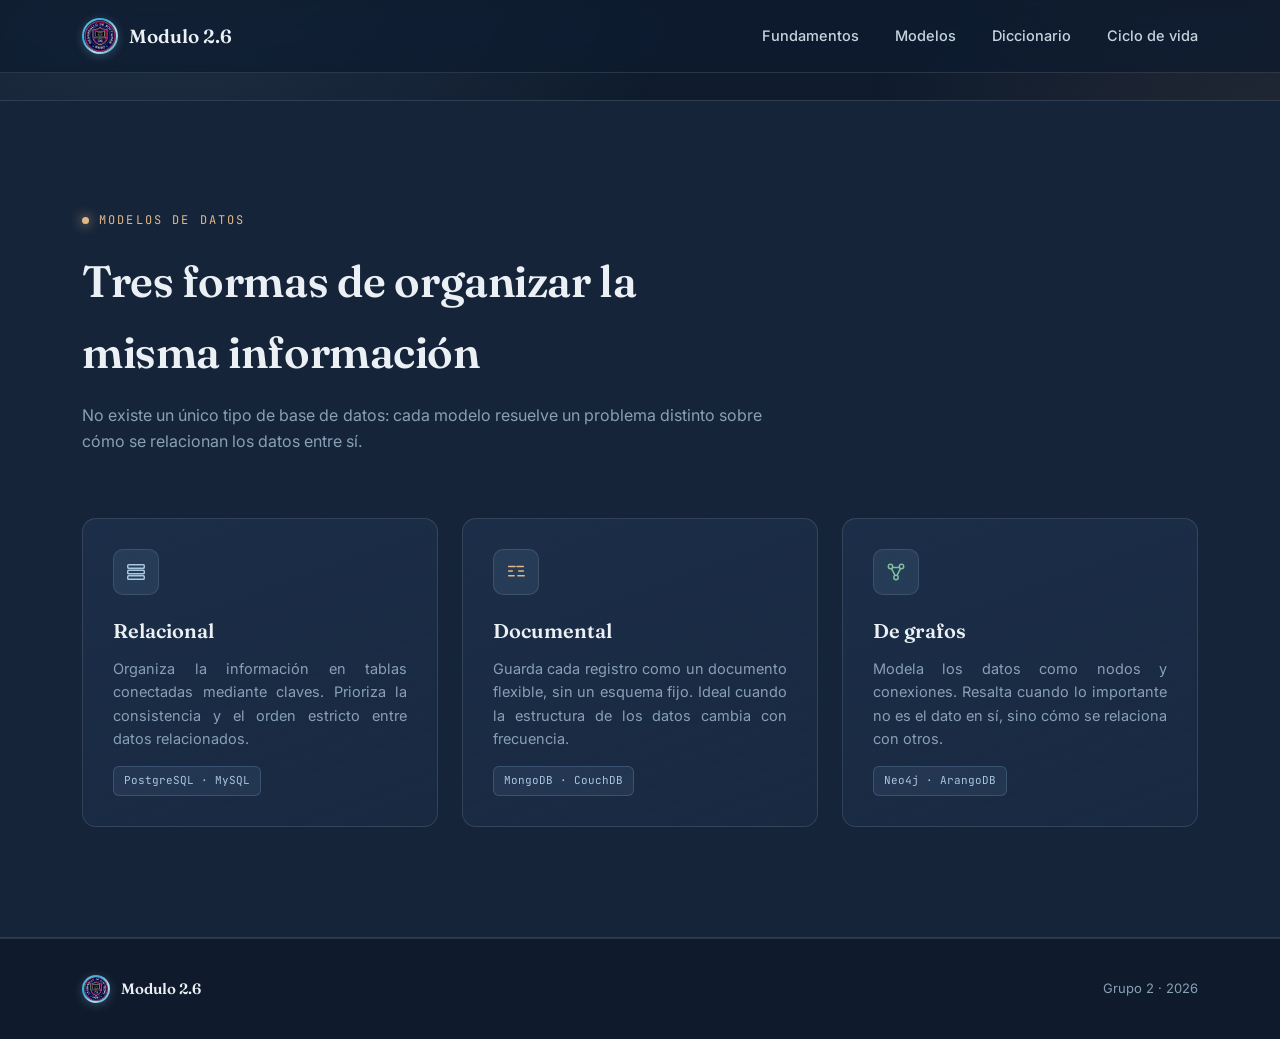
<file: modelos.html>
<!DOCTYPE html>
<html lang="es">
<head>
  <meta charset="UTF-8">
  <meta name="viewport" content="width=device-width, initial-scale=1.0">
  <title>Modelos - Bases de Datos</title>

  <link rel="preconnect" href="https://fonts.googleapis.com">
  <link rel="preconnect" href="https://fonts.gstatic.com" crossorigin>
  <link href="https://fonts.googleapis.com/css2?family=Fraunces:ital,opsz,wght@0,9..144,300;0,9..144,500;0,9..144,600;0,9..144,700;1,9..144,500&family=Inter:wght@400;500;600;700&family=JetBrains+Mono:wght@400;500;600&display=swap" rel="stylesheet">

  <link rel="stylesheet" href="styles.css">

</head>
<body>

<header>
<nav>
  <a class="brand" href="index.html">
    <span class="brand-mark">
      <img src="img/2DS.jpeg" alt="Logo DS INSIBO" class="brand-logo">
    </span>
    Modulo 2.6
  </a>
<div class="nav-links">
<a href="fundamentos.html">Fundamentos</a>
<a href="modelos.html">Modelos</a>
<a href="glosario.html">Diccionario</a>
<a href="ciclo.html">Ciclo de vida</a>
</div>
</nav>
</header>

<main style="padding-top:100px;">
<section class="models-band" id="modelos">
<div class="wrap">
<div class="section-head reveal">
<div class="eyebrow">Modelos de datos</div>
<h2>Tres formas de organizar la misma información</h2>
<p>No existe un único tipo de base de datos: cada modelo resuelve un problema distinto sobre cómo se relacionan los datos entre sí.</p>
</div>
<div class="models-grid">
<div class="model-card reveal">
<div class="model-icon">
<svg fill="none" stroke="var(--steel-bright)" stroke-width="1.6" viewbox="0 0 24 24">
<rect height="4" rx="1" width="18" x="3" y="4"></rect>
<rect height="4" rx="1" width="18" x="3" y="10"></rect>
<rect height="4" rx="1" width="18" x="3" y="16"></rect>
</svg>
</div>
<h3>Relacional</h3>
<p>Organiza la información en tablas conectadas mediante claves. Prioriza la consistencia y el orden estricto entre datos relacionados.</p>
<span class="model-tag">PostgreSQL · MySQL</span>
</div>
<div class="model-card reveal">
<div class="model-icon">
<svg fill="none" stroke="var(--copper-bright)" stroke-width="1.6" viewbox="0 0 24 24">
<path d="M4 6h7M4 11h4M4 16h6M13 6h7M15 11h5M14 16h7" stroke-linecap="round"></path>
</svg>
</div>
<h3>Documental</h3>
<p>Guarda cada registro como un documento flexible, sin un esquema fijo. Ideal cuando la estructura de los datos cambia con frecuencia.</p>
<span class="model-tag">MongoDB · CouchDB</span>
</div>
<div class="model-card reveal">
<div class="model-icon">
<svg fill="none" stroke="var(--success)" stroke-width="1.6" viewbox="0 0 24 24">
<circle cx="6" cy="6" r="2.4"></circle><circle cx="18" cy="6" r="2.4"></circle><circle cx="12" cy="18" r="2.4"></circle>
<path d="M8 7l8 0M7 8l4 8M17 8l-4 8"></path>
</svg>
</div>
<h3>De grafos</h3>
<p>Modela los datos como nodos y conexiones. Resalta cuando lo importante no es el dato en sí, sino cómo se relaciona con otros.</p>
<span class="model-tag">Neo4j · ArangoDB</span>
</div>
</div>
</div>
</section>
</main>

<footer>
  <div class="wrap footer-inner">
    <span class="brand">
      <span class="brand-mark">
        <img src="img/2DS.jpeg" alt="Logo DS" class="brand-logo">
      </span>
     Modulo 2.6
    </span>
    <span>Grupo 2 · 2026</span>
  </div>
</footer>

<script src="script.js"></script>
</body>

</html>
</file>
<file: styles.css>
/* ========== TOKENS ========== */
:root{
  --bg-deep:#0F1B2D;
  --bg-panel:#16243A;
  --bg-panel-2:#1C2E48;
  --line:rgba(199,212,222,0.14);
  --line-strong:rgba(199,212,222,0.28);
  --text-bright:#EAF0F4;
  --text-soft:#C7D4DE;
  --text-mute:#88A0B5;
  --steel:#7FA8C9;
  --steel-bright:#A9C7E0;
  --copper:#C49A6C;
  --copper-bright:#E0B888;
  --success:#7FBF9E;

  --font-display:'Fraunces', serif;
  --font-body:'Inter', sans-serif;
  --font-mono:'JetBrains Mono', monospace;

  --radius-s:8px;
  --radius-m:14px;
  --radius-l:22px;

  --ease:cubic-bezier(0.22, 1, 0.36, 1);
}

@media (prefers-reduced-motion: reduce){
  *{animation-duration:0.01ms !important; animation-iteration-count:1 !important; transition-duration:0.01ms !important; scroll-behavior:auto !important;}
}

*{box-sizing:border-box; margin:0; padding:0;}

html{scroll-behavior:smooth;}

body{
  background:var(--bg-deep);
  color:var(--text-soft);
  font-family:var(--font-body);
  line-height:1.6;
  overflow-x:hidden;
  position:relative;
}

/* Textura metálica ambiental de fondo */
body::before{
  content:"";
  position:fixed;
  inset:0;
  z-index:0;
  pointer-events:none;
  background:
    radial-gradient(ellipse 900px 600px at 12% -5%, rgba(127,168,201,0.16), transparent 60%),
    radial-gradient(ellipse 700px 500px at 100% 15%, rgba(196,154,108,0.10), transparent 60%),
    radial-gradient(ellipse 1000px 700px at 50% 100%, rgba(127,168,201,0.08), transparent 60%);
}

body::after{
  content:"";
  position:fixed;
  inset:0;
  z-index:0;
  pointer-events:none;
  opacity:0.035;
  background-image:repeating-linear-gradient(0deg, #fff 0px, transparent 1px, transparent 2px);
  mix-blend-mode:overlay;
}

::selection{ background:var(--steel); color:var(--bg-deep); }

a{ color:inherit; text-decoration:none; }

img,svg{ display:block; max-width:100%; }

::-webkit-scrollbar{ width:10px; }
::-webkit-scrollbar-track{ background:var(--bg-deep); }
::-webkit-scrollbar-thumb{ background:linear-gradient(180deg, var(--steel), var(--copper)); border-radius:10px; }

/* ========== UTILIDADES ========== */
.wrap{
  max-width:1180px;
  margin:0 auto;
  padding:0 32px;
}

.eyebrow{
  font-family:var(--font-mono);
  font-size:12px;
  letter-spacing:0.18em;
  text-transform:uppercase;
  color:var(--copper-bright);
  display:flex;
  align-items:center;
  gap:10px;
}

.eyebrow::before{
  content:"";
  width:7px; height:7px;
  border-radius:50%;
  background:var(--copper-bright);
  box-shadow:0 0 12px var(--copper-bright);
}

.reveal{
  opacity:0;
  transform:translateY(28px);
  transition:opacity 0.8s var(--ease), transform 0.8s var(--ease);
}
.reveal.is-visible{
  opacity:1;
  transform:translateY(0);
}

/* ========== NAV ========== */
header{
  position:fixed;
  top:0; left:0; right:0;
  z-index:100;
  background:rgba(15,27,45,0.72);
  backdrop-filter:blur(14px) saturate(140%);
  border-bottom:1px solid var(--line);
  transition:border-color 0.4s ease, background 0.4s ease;
}

nav{
  max-width:1180px;
  margin:0 auto;
  padding:18px 32px;
  display:flex;
  align-items:center;
  justify-content:space-between;
}

.brand{
  display:flex;
  align-items:center;
  gap:11px;
  font-family:var(--font-display);
  font-weight:600;
  font-size:19px;
  color:var(--text-bright);
}

.brand-mark{
  width:30px; height:30px;
  border-radius:7px;
  background:linear-gradient(145deg, var(--steel-bright), var(--steel) 45%, var(--copper) 100%);
  position:relative;
  flex-shrink:0;
  box-shadow:0 2px 10px rgba(127,168,201,0.3);
}
.brand-mark::before{
  content:"";
  position:absolute;
  inset:6px;
  border-radius:3px;
  background:repeating-linear-gradient(180deg, rgba(15,27,45,0.85) 0, rgba(15,27,45,0.85) 2px, transparent 2px, transparent 6px);
}

.nav-links{
  display:flex;
  gap:36px;
  font-size:14.5px;
  font-weight:500;
}

.nav-links a{
  color:var(--text-soft);
  position:relative;
  padding:4px 0;
  transition:color 0.25s ease;
}
.nav-links a::after{
  content:"";
  position:absolute;
  left:0; bottom:-2px;
  width:0%; height:1.5px;
  background:linear-gradient(90deg, var(--steel-bright), var(--copper-bright));
  transition:width 0.3s var(--ease);
}
.nav-links a:hover{ color:var(--text-bright); }
.nav-links a:hover::after{ width:100%; }

.nav-cta{
  font-family:var(--font-mono);
  font-size:12.5px;
  padding:9px 16px;
  border-radius:8px;
  border:1px solid var(--line-strong);
  color:var(--text-bright);
  background:rgba(127,168,201,0.08);
  transition:all 0.3s ease;
  white-space:nowrap;
}
.nav-cta:hover{
  border-color:var(--steel-bright);
  background:rgba(127,168,201,0.18);
  box-shadow:0 0 18px rgba(127,168,201,0.25);
}

@media (max-width:760px){
  .nav-links{ display:none; }
}

/* ========== HERO ========== */
.hero{
  position:relative;
  min-height:100vh;
  display:flex;
  align-items:center;
  padding:140px 0 90px;
  z-index:1;
}

.hero-grid{
  display:grid;
  grid-template-columns:1.05fr 0.95fr;
  gap:60px;
  align-items:center;
  width:100%;
}

.hero-kicker{
  margin-bottom:22px;
  opacity:0;
  animation:fadeUp 0.8s var(--ease) 0.1s forwards;
}

.hero h1{
  font-family:var(--font-display);
  font-weight:600;
  font-size:clamp(40px, 5.4vw, 68px);
  line-height:1.04;
  color:var(--text-bright);
  letter-spacing:-0.01em;
  opacity:0;
  animation:fadeUp 0.9s var(--ease) 0.25s forwards;
}

.hero h1 em{
  font-style:italic;
  font-weight:500;
  background:linear-gradient(120deg, var(--steel-bright) 10%, var(--copper-bright) 55%, var(--steel-bright) 90%);
  background-size:200% 100%;
  -webkit-background-clip:text;
  background-clip:text;
  color:transparent;
  animation:shimmer 7s ease-in-out infinite;
}

@keyframes shimmer{
  0%,100%{ background-position:0% 50%; }
  50%{ background-position:100% 50%; }
}

.hero p.lead{
  margin-top:24px;
  font-size:17.5px;
  color:var(--text-soft);
  max-width:520px;
  opacity:0;
  animation:fadeUp 0.9s var(--ease) 0.4s forwards;
}

.hero-actions{
  margin-top:38px;
  display:flex;
  gap:16px;
  flex-wrap:wrap;
  opacity:0;
  animation:fadeUp 0.9s var(--ease) 0.55s forwards;
}

.btn{
  font-family:var(--font-body);
  font-weight:600;
  font-size:15px;
  padding:14px 26px;
  border-radius:10px;
  cursor:pointer;
  border:none;
  transition:transform 0.3s var(--ease), box-shadow 0.3s ease, background 0.3s ease;
  display:inline-flex;
  align-items:center;
  gap:8px;
}

.btn-primary{
  background:linear-gradient(135deg, var(--steel-bright), var(--steel) 60%, #5C87AC);
  color:#0B1422;
  box-shadow:0 6px 22px rgba(127,168,201,0.28);
}
.btn-primary:hover{
  transform:translateY(-2px);
  box-shadow:0 10px 28px rgba(127,168,201,0.4);
}

.btn-ghost{
  background:transparent;
  border:1px solid var(--line-strong);
  color:var(--text-bright);
}
.btn-ghost:hover{
  background:rgba(196,154,108,0.1);
  border-color:var(--copper-bright);
  transform:translateY(-2px);
}

@keyframes fadeUp{
  from{ opacity:0; transform:translateY(22px); }
  to{ opacity:1; transform:translateY(0); }
}

/* Panel visual del hero: "fila" de base de datos */
.hero-visual{
  opacity:0;
  animation:fadeUp 1s var(--ease) 0.5s forwards;
}

.db-card{
  background:linear-gradient(165deg, var(--bg-panel-2), var(--bg-panel));
  border:1px solid var(--line);
  border-radius:var(--radius-l);
  padding:26px;
  position:relative;
  box-shadow:0 30px 60px -20px rgba(0,0,0,0.5), inset 0 1px 0 rgba(255,255,255,0.04);
  overflow:hidden;
}

.db-card::before{
  content:"";
  position:absolute;
  top:-2px; left:24px; right:24px;
  height:2px;
  background:linear-gradient(90deg, transparent, var(--steel-bright), var(--copper-bright), transparent);
  opacity:0.7;
}

.db-card-head{
  display:flex;
  align-items:center;
  gap:8px;
  margin-bottom:18px;
  font-family:var(--font-mono);
  font-size:12px;
  color:var(--text-mute);
}
.dot{ width:9px; height:9px; border-radius:50%; }
.dot.red{ background:#C97D7D; }
.dot.yellow{ background:#D9B872; }
.dot.green{ background:var(--success); }

.db-rows{ font-family:var(--font-mono); font-size:13px; }

.db-row{
  display:grid;
  grid-template-columns:34px 1.1fr 1.4fr 0.9fr;
  gap:10px;
  padding:11px 10px;
  border-radius:6px;
  align-items:center;
  color:var(--text-soft);
  transition:background 0.25s ease;
}
.db-row.head{
  color:var(--text-mute);
  font-size:11px;
  text-transform:uppercase;
  letter-spacing:0.06em;
  border-bottom:1px solid var(--line);
  padding-bottom:13px;
  margin-bottom:4px;
}
.db-row:not(.head):hover{ background:rgba(127,168,201,0.09); }
.db-row.active{
  background:linear-gradient(90deg, rgba(196,154,108,0.16), rgba(127,168,201,0.1));
  border-left:2px solid var(--copper-bright);
  padding-left:8px;
}
.db-row .id{ color:var(--steel-bright); }
.db-row .pk::after{
  content:"PK";
  font-size:9px;
  margin-left:6px;
  padding:1px 5px;
  border-radius:4px;
  background:rgba(196,154,108,0.22);
  color:var(--copper-bright);
  vertical-align:middle;
}

.db-card-foot{
  margin-top:16px;
  padding-top:14px;
  border-top:1px solid var(--line);
  font-family:var(--font-mono);
  font-size:11.5px;
  color:var(--text-mute);
  display:flex;
  justify-content:space-between;
}
.blinker{
  display:inline-block;
  width:7px; height:13px;
  background:var(--steel-bright);
  margin-left:4px;
  animation:blink 1.1s steps(2) infinite;
  vertical-align:middle;
}
@keyframes blink{ 50%{ opacity:0; } }

@media (max-width:900px){
  .hero-grid{ grid-template-columns:1fr; }
  .hero{ padding-top:120px; }
}

/* ========== SECCIÓN GENÉRICA ========== */
section{ position:relative; z-index:1; padding:110px 0; }

.section-head{ max-width:680px; margin-bottom:64px; }
.section-head h2{
  font-family:var(--font-display);
  font-weight:600;
  font-size:clamp(30px, 3.6vw, 44px);
  color:var(--text-bright);
  margin-top:16px;
  letter-spacing:-0.01em;
}
.section-head p{ margin-top:16px; font-size:16px; color:var(--text-mute); }

/* ========== QUÉ ES UNA BASE DE DATOS ========== */
.intro{
  display:grid;
  grid-template-columns:0.95fr 1.05fr;
  gap:70px;
  align-items:start;
}

.intro-copy h3{
  font-family:var(--font-display);
  font-size:26px;
  font-weight:500;
  color:var(--text-bright);
  margin-bottom:14px;
}
.intro-copy p{ font-size:15.5px; color:var(--text-soft); margin-bottom:16px; }
.intro-copy p:last-child{ margin-bottom:0; }

.stack-list{ display:flex; flex-direction:column; gap:0; }
.stack-item{
  display:flex;
  gap:20px;
  padding:22px 0;
  border-bottom:1px solid var(--line);
}
.stack-item:last-child{ border-bottom:none; }

.stack-num{
  font-family:var(--font-mono);
  font-size:13px;
  color:var(--copper-bright);
  flex-shrink:0;
  width:32px;
  padding-top:3px;
}

.stack-item h4{
  font-size:16.5px;
  font-weight:600;
  color:var(--text-bright);
  margin-bottom:6px;
}
.stack-item p{ font-size:14.5px; color:var(--text-mute); }

@media (max-width:900px){
  .intro{ grid-template-columns:1fr; gap:46px; }
}

/* ========== MODELOS ========== */
.models-band{ background:var(--bg-panel); border-top:1px solid var(--line); border-bottom:1px solid var(--line); }

.models-grid{
  display:grid;
  grid-template-columns:repeat(3, 1fr);
  gap:24px;
}

.model-card{
  background:linear-gradient(160deg, var(--bg-panel-2), rgba(28,46,72,0.5));
  border:1px solid var(--line);
  border-radius:var(--radius-m);
  padding:30px;
  transition:transform 0.4s var(--ease), border-color 0.4s ease, box-shadow 0.4s ease;
}
.model-card:hover{
  transform:translateY(-6px);
  border-color:var(--line-strong);
  box-shadow:0 20px 40px -16px rgba(0,0,0,0.45);
}

.model-icon{
  width:46px; height:46px;
  border-radius:10px;
  display:flex; align-items:center; justify-content:center;
  margin-bottom:20px;
  background:rgba(127,168,201,0.12);
  border:1px solid var(--line);
}
.model-icon svg{ width:22px; height:22px; }

.model-card h3{
  font-family:var(--font-display);
  font-size:20px;
  font-weight:600;
  color:var(--text-bright);
  margin-bottom:10px;
}
.model-card p{ font-size:14.5px; color:var(--text-mute); margin-bottom:16px; }

.model-tag{
  font-family:var(--font-mono);
  font-size:11px;
  color:var(--steel-bright);
  background:rgba(127,168,201,0.1);
  border:1px solid rgba(127,168,201,0.25);
  padding:5px 10px;
  border-radius:6px;
  display:inline-block;
}

@media (max-width:900px){
  .models-grid{ grid-template-columns:1fr; }
}

/* ========== TABLA DE CONCEPTOS ========== */
.glossary-shell{
  background:linear-gradient(170deg, var(--bg-panel-2), var(--bg-panel) 60%);
  border:1px solid var(--line);
  border-radius:var(--radius-l);
  overflow:hidden;
  box-shadow:0 40px 80px -30px rgba(0,0,0,0.55);
}

.glossary-bar{
  display:flex;
  align-items:center;
  justify-content:space-between;
  gap:16px;
  padding:20px 26px;
  border-bottom:1px solid var(--line);
  flex-wrap:wrap;
}

.glossary-bar-left{
  display:flex;
  align-items:center;
  gap:12px;
  font-family:var(--font-mono);
  font-size:13px;
  color:var(--text-mute);
}

.terminal-dots{ display:flex; gap:6px; }

.search-box{
  position:relative;
  display:flex;
  align-items:center;
}
.search-box input{
  background:rgba(15,27,45,0.55);
  border:1px solid var(--line-strong);
  border-radius:8px;
  padding:9px 14px 9px 34px;
  font-family:var(--font-mono);
  font-size:13px;
  color:var(--text-bright);
  width:220px;
  transition:border-color 0.3s ease, box-shadow 0.3s ease;
}
.search-box input::placeholder{ color:var(--text-mute); }
.search-box input:focus{
  outline:none;
  border-color:var(--steel-bright);
  box-shadow:0 0 0 3px rgba(127,168,201,0.18);
}
.search-box svg{
  position:absolute; left:11px;
  width:14px; height:14px;
  color:var(--text-mute);
  pointer-events:none;
}

.filter-row{
  display:flex;
  gap:8px;
  padding:16px 26px;
  border-bottom:1px solid var(--line);
  flex-wrap:wrap;
}

.filter-chip{
  font-family:var(--font-mono);
  font-size:12px;
  padding:7px 14px;
  border-radius:20px;
  border:1px solid var(--line-strong);
  color:var(--text-soft);
  background:transparent;
  cursor:pointer;
  transition:all 0.25s ease;
}
.filter-chip:hover{ border-color:var(--steel-bright); color:var(--text-bright); }
.filter-chip.active{
  background:linear-gradient(135deg, var(--steel-bright), var(--steel));
  color:#0B1422;
  border-color:transparent;
}

.table-scroll{ overflow-x:auto; }

table{
  width:100%;
  border-collapse:collapse;
  font-size:14.5px;
  min-width:760px;
}

thead th{
  text-align:left;
  font-family:var(--font-mono);
  font-size:11.5px;
  letter-spacing:0.05em;
  text-transform:uppercase;
  color:var(--text-mute);
  padding:14px 26px;
  background:rgba(15,27,45,0.4);
  border-bottom:1px solid var(--line);
  white-space:nowrap;
}

tbody td{
  padding:18px 26px;
  border-bottom:1px solid var(--line);
  color:var(--text-soft);
  vertical-align:top;
}

tbody tr{ transition:background 0.25s ease; }
tbody tr:hover{ background:rgba(127,168,201,0.06); }
tbody tr:last-child td{ border-bottom:none; }

.row-id{
  font-family:var(--font-mono);
  color:var(--text-mute);
  font-size:13px;
}

.concept-name{
  font-weight:600;
  color:var(--text-bright);
  font-size:15px;
}
.concept-name .mono-tag{
  display:block;
  font-family:var(--font-mono);
  font-size:11.5px;
  color:var(--copper-bright);
  margin-top:3px;
  font-weight:400;
}

.cat-pill{
  font-family:var(--font-mono);
  font-size:11px;
  padding:4px 10px;
  border-radius:6px;
  white-space:nowrap;
  display:inline-block;
}
.cat-fund{ background:rgba(127,168,201,0.14); color:var(--steel-bright); border:1px solid rgba(127,168,201,0.3); }
.cat-rel{ background:rgba(196,154,108,0.14); color:var(--copper-bright); border:1px solid rgba(196,154,108,0.3); }
.cat-sql{ background:rgba(127,191,158,0.14); color:var(--success); border:1px solid rgba(127,191,158,0.3); }
.cat-diseno{ background:rgba(199,212,222,0.12); color:var(--text-soft); border:1px solid var(--line-strong); }

.desc-cell{ font-size:13.8px; color:var(--text-mute); max-width:340px; line-height:1.55; }

.glossary-foot{
  padding:16px 26px;
  border-top:1px solid var(--line);
  font-family:var(--font-mono);
  font-size:12px;
  color:var(--text-mute);
  display:flex;
  justify-content:space-between;
  flex-wrap:wrap;
  gap:10px;
}

/* ========== CICLO / FLUJO ========== */
.flow-wrap{ position:relative; }

.flow-track{
  display:grid;
  grid-template-columns:repeat(4, 1fr);
  gap:0;
  position:relative;
}

.flow-track::before{
  content:"";
  position:absolute;
  top:23px; left:8%; right:8%;
  height:1px;
  background:linear-gradient(90deg, var(--steel), var(--copper) 50%, var(--steel));
  opacity:0.4;
  z-index:0;
}

.flow-step{ position:relative; z-index:1; padding-right:18px; }

.flow-marker{
  width:46px; height:46px;
  border-radius:50%;
  background:var(--bg-deep);
  border:1.5px solid var(--line-strong);
  display:flex; align-items:center; justify-content:center;
  font-family:var(--font-mono);
  font-size:14px;
  color:var(--steel-bright);
  margin-bottom:22px;
  transition:border-color 0.3s ease, box-shadow 0.3s ease;
}
.flow-step:hover .flow-marker{
  border-color:var(--copper-bright);
  box-shadow:0 0 0 6px rgba(196,154,108,0.1);
}

.flow-step h4{
  font-family:var(--font-display);
  font-size:18px;
  font-weight:600;
  color:var(--text-bright);
  margin-bottom:8px;
}
.flow-step p{ font-size:13.8px; color:var(--text-mute); }

@media (max-width:900px){
  .flow-track{ grid-template-columns:1fr; gap:36px; }
  .flow-track::before{ display:none; }
}

/* ========== CIERRE ========== */
.closing{
  text-align:center;
  padding:130px 0;
}
.closing h2{
  font-family:var(--font-display);
  font-weight:600;
  font-size:clamp(28px, 4vw, 46px);
  color:var(--text-bright);
  max-width:720px;
  margin:0 auto 18px;
  line-height:1.15;
}
.closing p{ color:var(--text-mute); font-size:16px; max-width:520px; margin:0 auto 36px; }

footer{
  border-top:1px solid var(--line);
  padding:36px 0;
  position:relative;
  z-index:1;
}
.footer-inner{
  display:flex;
  justify-content:space-between;
  align-items:center;
  flex-wrap:wrap;
  gap:14px;
  font-size:13px;
  color:var(--text-mute);
}
.footer-inner .brand{ font-size:15px; }

/* ========== DICCIONARIO A-Z ========== */
.dictionary-shell{
  background:linear-gradient(170deg, var(--bg-panel-2), var(--bg-panel) 60%);
  border:1px solid var(--line);
  border-radius:var(--radius-l);
  overflow:hidden;
  box-shadow:0 40px 80px -30px rgba(0,0,0,0.55);
}

.alphabet-bar{
  display:flex;
  flex-wrap:wrap;
  gap:10px;
  padding:18px 26px;
  border-bottom:1px solid var(--line);
}

.alpha-btn{
  min-width:42px;
  height:42px;
  border-radius:10px;
  border:1px solid var(--line-strong);
  background:rgba(15,27,45,0.55);
  color:var(--text-soft);
  font-family:var(--font-mono);
  font-size:13px;
  cursor:pointer;
  transition:all 0.25s ease;
}

.alpha-btn:hover{
  color:var(--text-bright);
  border-color:var(--steel-bright);
  transform:translateY(-2px);
}

.alpha-btn.active{
  background:linear-gradient(135deg, var(--steel-bright), var(--steel));
  border-color:transparent;
  color:#0B1422;
}

.alpha-btn.alpha-all{
  min-width:76px;
}

.dictionary-meta{
  display:flex;
  justify-content:space-between;
  gap:16px;
  flex-wrap:wrap;
  padding:14px 26px;
  border-bottom:1px solid var(--line);
  font-family:var(--font-mono);
  font-size:12px;
  color:var(--text-mute);
}

.dictionary-panels{
  padding:26px;
  display:flex;
  flex-direction:column;
  gap:26px;
}

.dict-panel{
  border:1px solid var(--line);
  border-radius:18px;
  overflow:hidden;
  background:rgba(15,27,45,0.28);
}

.dict-panel-head{
  padding:18px 22px;
  border-bottom:1px solid var(--line);
  background:rgba(15,27,45,0.36);
}

.dict-letter{
  width:52px;
  height:52px;
  border-radius:14px;
  display:flex;
  align-items:center;
  justify-content:center;
  font-family:var(--font-display);
  font-size:28px;
  color:var(--text-bright);
  background:linear-gradient(145deg, rgba(127,168,201,0.25), rgba(196,154,108,0.2));
  border:1px solid var(--line-strong);
  margin-bottom:10px;
}

.dict-subtitle{
  color:var(--text-mute);
  font-size:14px;
}

.dict-table{
  width:100%;
  min-width:980px;
  border-collapse:collapse;
}

.term-es{
  font-weight:600;
  color:var(--text-bright);
  font-size:15px;
}

.illus-card{
  display:flex;
  align-items:center;
  gap:10px;
  min-width:150px;
  padding:10px 12px;
  border-radius:12px;
  background:rgba(127,168,201,0.08);
  border:1px solid rgba(127,168,201,0.2);
}

.illus-icon{
  min-width:42px;
  height:42px;
  padding:0 10px;
  border-radius:10px;
  display:inline-flex;
  align-items:center;
  justify-content:center;
  font-family:var(--font-mono);
  font-size:12px;
  font-weight:600;
  letter-spacing:0.04em;
  color:#0B1422;
  background:linear-gradient(135deg, var(--copper-bright), var(--steel-bright));
}

.illus-caption{
  font-size:12.5px;
  color:var(--text-soft);
  line-height:1.35;
}

.dictionary-row td{
  vertical-align:middle;
}

@media (max-width:760px){
  .alphabet-bar{
    gap:8px;
    padding:16px;
  }

  .alpha-btn{
    min-width:38px;
    height:38px;
    font-size:12px;
  }

  .dictionary-panels{
    padding:16px;
  }

  .dict-panel-head{
    padding:16px;
  }
}

/* =============================================================================
   BRAND LOGO — Logo circular DS INSIBO
   ============================================================================= */

.brand-mark {
  width:           36px;
  height:          36px;
  border-radius:   50%;
  flex-shrink:     0;
  position:        relative;
  padding:         0;
  background:      none;
  border:          2px solid transparent;
  background-clip: padding-box;
  animation:       logo-glow 4s ease-in-out infinite alternate;
}

.brand-mark::before {
  content:       "";
  position:      absolute;
  inset:         -2px;
  border-radius: 50%;
  background:    linear-gradient(135deg, #7EC8E3, #38A8D4, #B8E4F5, #2196C4);
  z-index:       -1;
  animation:     logo-ring-spin 6s linear infinite;
}

.brand-logo {
  width:         100%;
  height:        100%;
  border-radius: 50%;
  object-fit:    cover;
  display:       block;
  position:      relative;
  z-index:       1;
}

@keyframes logo-glow {
  0%   { box-shadow: 0 0 10px rgba(126,200,227,0.5), 0 0 22px rgba(126,200,227,0.25); }
  100% { box-shadow: 0 0 18px rgba(33,150,196,0.6),  0 0 36px rgba(33,150,196,0.30); }
}

@keyframes logo-ring-spin {
  from { transform: rotate(0deg); }
  to   { transform: rotate(360deg); }
}

.footer-inner .brand-mark {
  width:  28px;
  height: 28px;
}

/* =============================================================================
   CLOSING LOGO
   ============================================================================= */

.closing-logo {
  display:         flex;
  justify-content: center;
  margin-bottom:   32px;
}

.closing-logo-img {
  width:         88px;
  height:        88px;
  border-radius: 50%;
  object-fit:    cover;
  position:      relative;
  box-shadow:
    0 0 0 3px rgba(126,200,227,0.35),
    0 0 0 6px rgba(33,150,196,0.15),
    0 0 32px rgba(126,200,227,0.40),
    0 0 60px rgba(33,150,196,0.22);
  animation: logo-glow 4s ease-in-out infinite alternate;
}

/* =============================================================================
   MEJORA TIPOGRÁFICA — Alineación y legibilidad de textos
   ============================================================================= */

/* Párrafos de cuerpo e index real: justify solo en pantallas grandes con hyphens */
.hero p.lead,       /* <--- Selector real para tu párrafo principal */
.closing p,         /* <--- Selector real para tu cierre */
.intro-copy p,
.stack-item p,
.model-card p,
.flow-step p,
.desc-cell,
.illus-caption,
.section-head p {
  text-align: justify;
  hyphens: auto;
  -webkit-hyphens: auto;
string-set: nome
  text-justify: inter-word; /* Mejora la distribución del espacio en navegadores modernos */
}

/* En móvil se cancela el justify porque en columnas estrechas queda peor */
@media (max-width: 760px) {
  .hero p.lead,
  .closing p,
  .intro-copy p,
  .stack-item p,
  .model-card p,
  .flow-step p,
  .desc-cell,
  .illus-caption,
  .section-head p {
    text-align: left;
    hyphens: none;
  }
}

/* ==========================================================================
   Optimización del Header (Scroll Dinámico)
   ========================================================================== */
header {
  /* Mantiene el borde base sutil cuando estás arriba de la página */
  border-bottom: 1px solid rgba(199,212,222,0.14);
  /* Agrega una transición suave para que el cambio de color no sea brusco */
  transition: border-color 0.2s ease; 
  transition: all 0.2s ease; 
}

/* Esta clase se inyecta eficientemente mediante el nuevo script */
header.header-scrolled {
  border-bottom-color: rgba(199,212,222,0.28);
}
</file>
